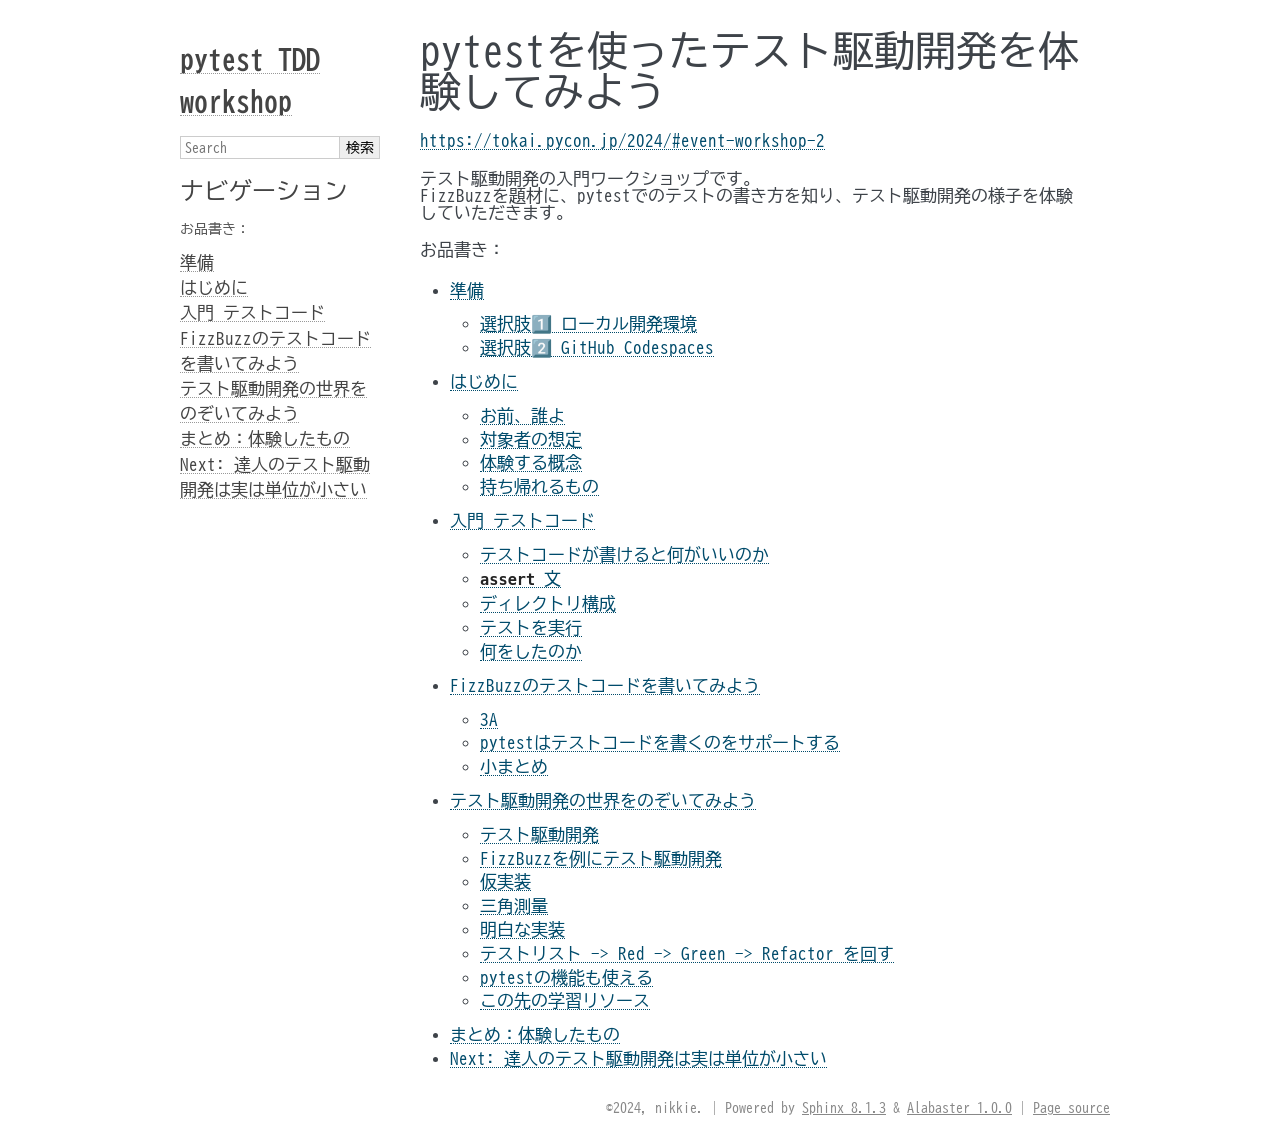
<file: index.html>
<!DOCTYPE html>

<html lang="ja" data-content_root="./">
  <head>
    <meta charset="utf-8" />
    <meta name="viewport" content="width=device-width, initial-scale=1.0" /><meta name="viewport" content="width=device-width, initial-scale=1" />
<meta property="og:title" content="pytestを使ったテスト駆動開発を体験してみよう" />
<meta property="og:type" content="website" />
<meta property="og:url" content="index.html" />
<meta property="og:site_name" content="pytest TDD workshop" />
<meta property="og:description" content="https://tokai.pycon.jp/2024/#event-workshop-2 テスト駆動開発の入門ワークショップです。, FizzBuzzを題材に、pytestでのテストの書き方を知り、テスト駆動開発の様子を体験していただきます。, お品書き：: 準備- 選択肢1️⃣ ローカル開発環境, 選択肢2️⃣ GitHub Codespaces., はじめに- お前、誰よ, 対象者の想..." />
<meta name="description" content="https://tokai.pycon.jp/2024/#event-workshop-2 テスト駆動開発の入門ワークショップです。, FizzBuzzを題材に、pytestでのテストの書き方を知り、テスト駆動開発の様子を体験していただきます。, お品書き：: 準備- 選択肢1️⃣ ローカル開発環境, 選択肢2️⃣ GitHub Codespaces., はじめに- お前、誰よ, 対象者の想..." />

    <title>pytestを使ったテスト駆動開発を体験してみよう &#8212; pytest TDD workshop  ドキュメント</title>
    <link rel="stylesheet" type="text/css" href="_static/pygments.css?v=d1102ebc" />
    <link rel="stylesheet" type="text/css" href="_static/basic.css?v=686e5160" />
    <link rel="stylesheet" type="text/css" href="_static/alabaster.css?v=e39c5761" />
    <link rel="stylesheet" type="text/css" href="_static/copybutton.css?v=76b2166b" />
    <link rel="stylesheet" type="text/css" href="_static/sphinx-design.min.css?v=95c83b7e" />
    <link rel="stylesheet" type="text/css" href="https://fonts.googleapis.com/css2?family=BIZ+UDGothic" />
    <link rel="stylesheet" type="text/css" href="https://cdnjs.cloudflare.com/ajax/libs/font-awesome/6.1.1/css/all.min.css" />
    <script src="_static/documentation_options.js?v=c033477b"></script>
    <script src="_static/doctools.js?v=9bcbadda"></script>
    <script src="_static/sphinx_highlight.js?v=dc90522c"></script>
    <script src="_static/clipboard.min.js?v=a7894cd8"></script>
    <script src="_static/copybutton.js?v=f281be69"></script>
    <script src="_static/translations.js?v=4755f45a"></script>
    <script src="_static/design-tabs.js?v=f930bc37"></script>
    <link rel="index" title="索引" href="genindex.html" />
    <link rel="search" title="検索" href="search.html" />
    <link rel="next" title="準備" href="preparation.html" />
   
  <link rel="stylesheet" href="_static/custom.css" type="text/css" />
  

  
  

  </head><body>
  

    <div class="document">
      <div class="documentwrapper">
        <div class="bodywrapper">
          

          <div class="body" role="main">
            
  <section id="pytest">
<h1>pytestを使ったテスト駆動開発を体験してみよう<a class="headerlink" href="#pytest" title="Link to this heading">¶</a></h1>
<p><a class="reference external" href="https://tokai.pycon.jp/2024/#event-workshop-2" rel="noopener noreferrer" target="_blank">https://tokai.pycon.jp/2024/#event-workshop-2</a></p>
<div class="line-block">
<div class="line">テスト駆動開発の入門ワークショップです。</div>
<div class="line">FizzBuzzを題材に、pytestでのテストの書き方を知り、テスト駆動開発の様子を体験していただきます。</div>
</div>
<div class="toctree-wrapper compound">
<p class="caption" role="heading"><span class="caption-text">お品書き：</span></p>
<ul>
<li class="toctree-l1"><a class="reference internal" href="preparation.html">準備</a><ul>
<li class="toctree-l2"><a class="reference internal" href="preparation.html#id2">選択肢1️⃣ ローカル開発環境</a></li>
<li class="toctree-l2"><a class="reference internal" href="preparation.html#github-codespaces">選択肢2️⃣ GitHub Codespaces</a></li>
</ul>
</li>
<li class="toctree-l1"><a class="reference internal" href="introduction.html">はじめに</a><ul>
<li class="toctree-l2"><a class="reference internal" href="introduction.html#id2">お前、誰よ</a></li>
<li class="toctree-l2"><a class="reference internal" href="introduction.html#id3">対象者の想定</a></li>
<li class="toctree-l2"><a class="reference internal" href="introduction.html#id4">体験する概念</a></li>
<li class="toctree-l2"><a class="reference internal" href="introduction.html#id5">持ち帰れるもの</a></li>
</ul>
</li>
<li class="toctree-l1"><a class="reference internal" href="pytest-first-time.html">入門 テストコード</a><ul>
<li class="toctree-l2"><a class="reference internal" href="pytest-first-time.html#id2">テストコードが書けると何がいいのか</a></li>
<li class="toctree-l2"><a class="reference internal" href="pytest-first-time.html#assert"><code class="docutils literal notranslate"><span class="pre">assert</span></code> 文</a></li>
<li class="toctree-l2"><a class="reference internal" href="pytest-first-time.html#id3">ディレクトリ構成</a></li>
<li class="toctree-l2"><a class="reference internal" href="pytest-first-time.html#id4">テストを実行</a></li>
<li class="toctree-l2"><a class="reference internal" href="pytest-first-time.html#id5">何をしたのか</a></li>
</ul>
</li>
<li class="toctree-l1"><a class="reference internal" href="pytest-fizzbuzz.html">FizzBuzzのテストコードを書いてみよう</a><ul>
<li class="toctree-l2"><a class="reference internal" href="pytest-fizzbuzz.html#a">3A</a></li>
<li class="toctree-l2"><a class="reference internal" href="pytest-fizzbuzz.html#pytest">pytestはテストコードを書くのをサポートする</a></li>
<li class="toctree-l2"><a class="reference internal" href="pytest-fizzbuzz.html#id4">小まとめ</a></li>
</ul>
</li>
<li class="toctree-l1"><a class="reference internal" href="tdd-first-time.html">テスト駆動開発の世界をのぞいてみよう</a><ul>
<li class="toctree-l2"><a class="reference internal" href="tdd-first-time.html#id2">テスト駆動開発</a></li>
<li class="toctree-l2"><a class="reference internal" href="tdd-first-time.html#fizzbuzz">FizzBuzzを例にテスト駆動開発</a></li>
<li class="toctree-l2"><a class="reference internal" href="tdd-first-time.html#id4">仮実装</a></li>
<li class="toctree-l2"><a class="reference internal" href="tdd-first-time.html#id5">三角測量</a></li>
<li class="toctree-l2"><a class="reference internal" href="tdd-first-time.html#id6">明白な実装</a></li>
<li class="toctree-l2"><a class="reference internal" href="tdd-first-time.html#red-green-refactor">テストリスト -&gt; Red -&gt; Green -&gt; Refactor を回す</a></li>
<li class="toctree-l2"><a class="reference internal" href="tdd-first-time.html#pytest">pytestの機能も使える</a></li>
<li class="toctree-l2"><a class="reference internal" href="tdd-first-time.html#id7">この先の学習リソース</a></li>
</ul>
</li>
<li class="toctree-l1"><a class="reference internal" href="tdd-first-time.html#id8">まとめ：体験したもの</a></li>
<li class="toctree-l1"><a class="reference internal" href="tdd-first-time.html#next">Next: 達人のテスト駆動開発は実は単位が小さい</a></li>
</ul>
</div>
</section>


          </div>
          
        </div>
      </div>
      <div class="sphinxsidebar" role="navigation" aria-label="Main">
        <div class="sphinxsidebarwrapper">
<h1 class="logo"><a href="#">pytest TDD workshop</a></h1>









<search id="searchbox" style="display: none" role="search">
    <div class="searchformwrapper">
    <form class="search" action="search.html" method="get">
      <input type="text" name="q" aria-labelledby="searchlabel" autocomplete="off" autocorrect="off" autocapitalize="off" spellcheck="false" placeholder="Search"/>
      <input type="submit" value="検索" />
    </form>
    </div>
</search>
<script>document.getElementById('searchbox').style.display = "block"</script><h3>ナビゲーション</h3>
<p class="caption" role="heading"><span class="caption-text">お品書き：</span></p>
<ul>
<li class="toctree-l1"><a class="reference internal" href="preparation.html">準備</a></li>
<li class="toctree-l1"><a class="reference internal" href="introduction.html">はじめに</a></li>
<li class="toctree-l1"><a class="reference internal" href="pytest-first-time.html">入門 テストコード</a></li>
<li class="toctree-l1"><a class="reference internal" href="pytest-fizzbuzz.html">FizzBuzzのテストコードを書いてみよう</a></li>
<li class="toctree-l1"><a class="reference internal" href="tdd-first-time.html">テスト駆動開発の世界をのぞいてみよう</a></li>
<li class="toctree-l1"><a class="reference internal" href="tdd-first-time.html#id8">まとめ：体験したもの</a></li>
<li class="toctree-l1"><a class="reference internal" href="tdd-first-time.html#next">Next: 達人のテスト駆動開発は実は単位が小さい</a></li>
</ul>

<div class="relations">
<h3>Related Topics</h3>
<ul>
  <li><a href="#">Documentation overview</a><ul>
      <li>Next: <a href="preparation.html" title="次の章へ">準備</a></li>
  </ul></li>
</ul>
</div>








        </div>
      </div>
      <div class="clearer"></div>
    </div>
    <div class="footer">
      &#169;2024, nikkie.
      
      |
      Powered by <a href="https://www.sphinx-doc.org/">Sphinx 8.1.3</a>
      &amp; <a href="https://alabaster.readthedocs.io">Alabaster 1.0.0</a>
      
      |
      <a href="_sources/index.rst.txt"
          rel="nofollow">Page source</a>
    </div>

    

    
  </body>
</html>
</file>
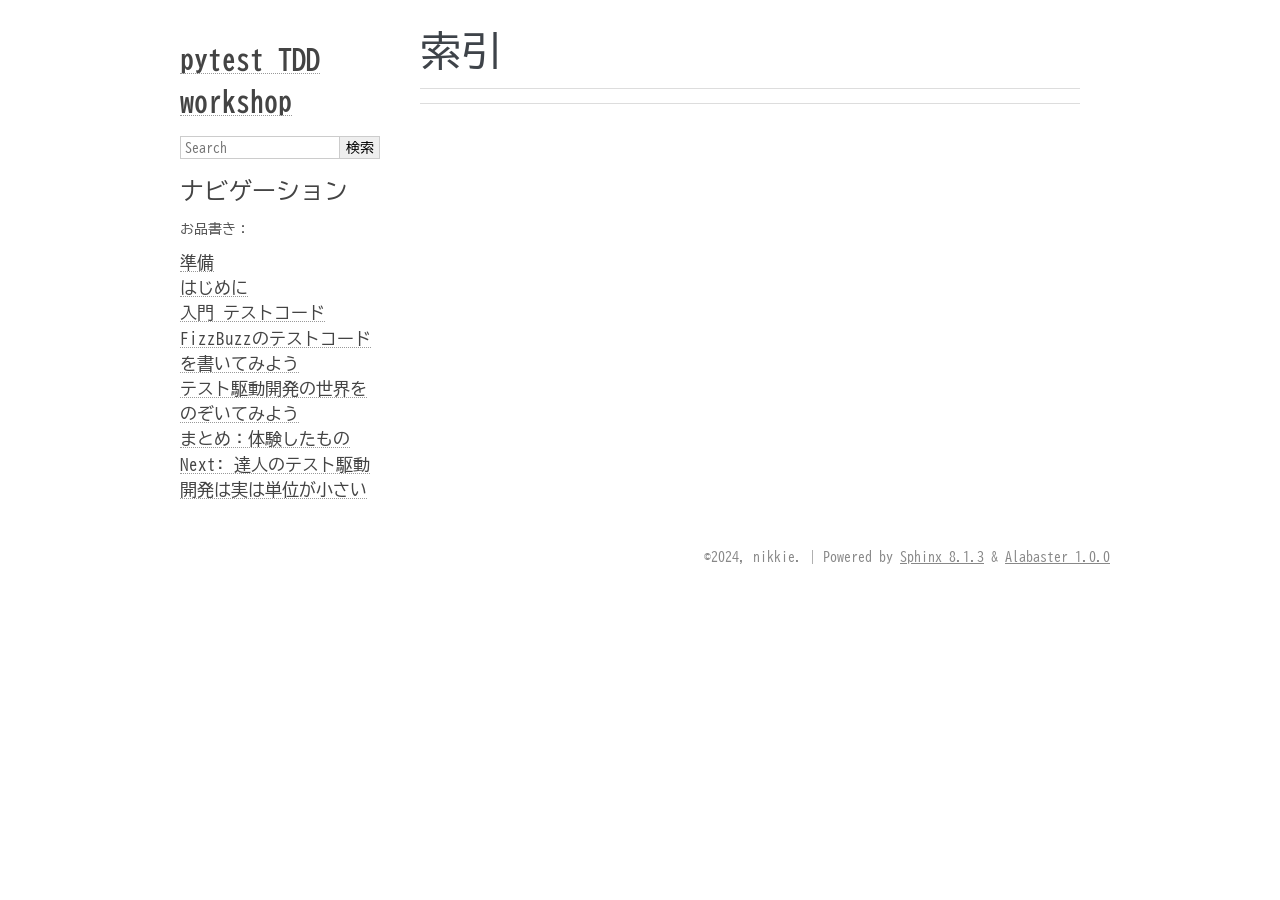
<file: genindex.html>
<!DOCTYPE html>

<html lang="ja" data-content_root="./">
  <head>
    <meta charset="utf-8" />
    <meta name="viewport" content="width=device-width, initial-scale=1.0" />
    <title>索引 &#8212; pytest TDD workshop  ドキュメント</title>
    <link rel="stylesheet" type="text/css" href="_static/pygments.css?v=d1102ebc" />
    <link rel="stylesheet" type="text/css" href="_static/basic.css?v=686e5160" />
    <link rel="stylesheet" type="text/css" href="_static/alabaster.css?v=e39c5761" />
    <link rel="stylesheet" type="text/css" href="_static/copybutton.css?v=76b2166b" />
    <link rel="stylesheet" type="text/css" href="_static/sphinx-design.min.css?v=95c83b7e" />
    <link rel="stylesheet" type="text/css" href="https://fonts.googleapis.com/css2?family=BIZ+UDGothic" />
    <link rel="stylesheet" type="text/css" href="https://cdnjs.cloudflare.com/ajax/libs/font-awesome/6.1.1/css/all.min.css" />
    <script src="_static/documentation_options.js?v=c033477b"></script>
    <script src="_static/doctools.js?v=9bcbadda"></script>
    <script src="_static/sphinx_highlight.js?v=dc90522c"></script>
    <script src="_static/clipboard.min.js?v=a7894cd8"></script>
    <script src="_static/copybutton.js?v=f281be69"></script>
    <script src="_static/translations.js?v=4755f45a"></script>
    <script src="_static/design-tabs.js?v=f930bc37"></script>
    <link rel="index" title="索引" href="#" />
    <link rel="search" title="検索" href="search.html" />
   
  <link rel="stylesheet" href="_static/custom.css" type="text/css" />
  

  
  

  </head><body>
  

    <div class="document">
      <div class="documentwrapper">
        <div class="bodywrapper">
          

          <div class="body" role="main">
            

<h1 id="index">索引</h1>

<div class="genindex-jumpbox">
 
</div>


          </div>
          
        </div>
      </div>
      <div class="sphinxsidebar" role="navigation" aria-label="Main">
        <div class="sphinxsidebarwrapper">
<h1 class="logo"><a href="index.html">pytest TDD workshop</a></h1>









<search id="searchbox" style="display: none" role="search">
    <div class="searchformwrapper">
    <form class="search" action="search.html" method="get">
      <input type="text" name="q" aria-labelledby="searchlabel" autocomplete="off" autocorrect="off" autocapitalize="off" spellcheck="false" placeholder="Search"/>
      <input type="submit" value="検索" />
    </form>
    </div>
</search>
<script>document.getElementById('searchbox').style.display = "block"</script><h3>ナビゲーション</h3>
<p class="caption" role="heading"><span class="caption-text">お品書き：</span></p>
<ul>
<li class="toctree-l1"><a class="reference internal" href="preparation.html">準備</a></li>
<li class="toctree-l1"><a class="reference internal" href="introduction.html">はじめに</a></li>
<li class="toctree-l1"><a class="reference internal" href="pytest-first-time.html">入門 テストコード</a></li>
<li class="toctree-l1"><a class="reference internal" href="pytest-fizzbuzz.html">FizzBuzzのテストコードを書いてみよう</a></li>
<li class="toctree-l1"><a class="reference internal" href="tdd-first-time.html">テスト駆動開発の世界をのぞいてみよう</a></li>
<li class="toctree-l1"><a class="reference internal" href="tdd-first-time.html#id8">まとめ：体験したもの</a></li>
<li class="toctree-l1"><a class="reference internal" href="tdd-first-time.html#next">Next: 達人のテスト駆動開発は実は単位が小さい</a></li>
</ul>

<div class="relations">
<h3>Related Topics</h3>
<ul>
  <li><a href="index.html">Documentation overview</a><ul>
  </ul></li>
</ul>
</div>








        </div>
      </div>
      <div class="clearer"></div>
    </div>
    <div class="footer">
      &#169;2024, nikkie.
      
      |
      Powered by <a href="https://www.sphinx-doc.org/">Sphinx 8.1.3</a>
      &amp; <a href="https://alabaster.readthedocs.io">Alabaster 1.0.0</a>
      
    </div>

    

    
  </body>
</html>
</file>
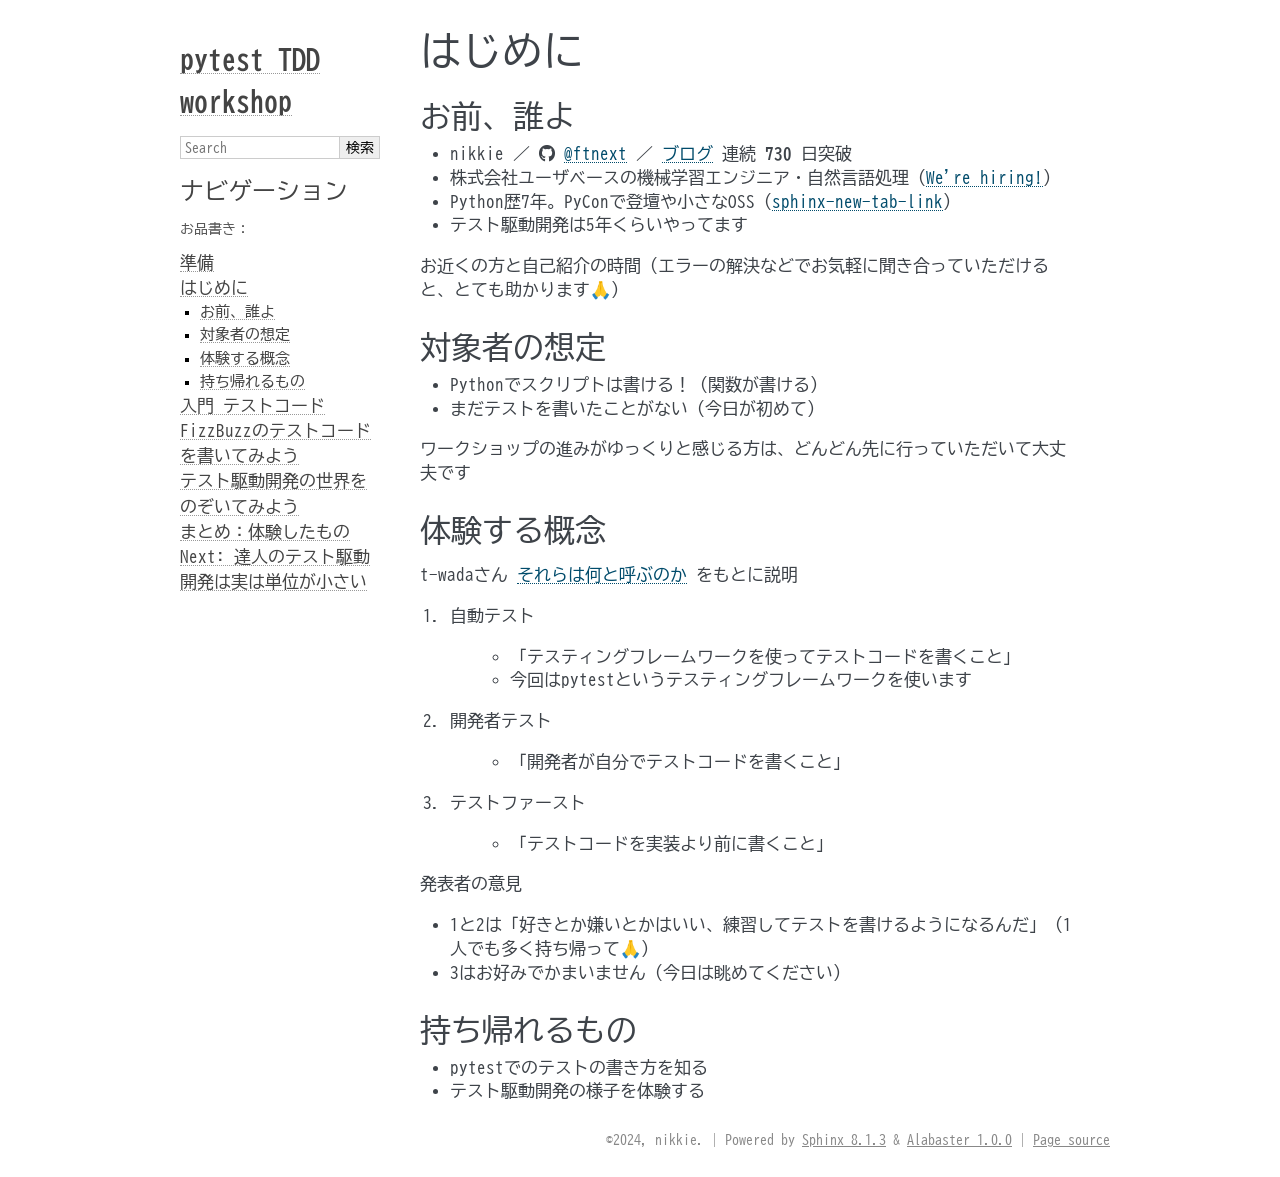
<file: introduction.html>
<!DOCTYPE html>

<html lang="ja" data-content_root="./">
  <head>
    <meta charset="utf-8" />
    <meta name="viewport" content="width=device-width, initial-scale=1.0" /><meta name="viewport" content="width=device-width, initial-scale=1" />
<meta property="og:title" content="はじめに" />
<meta property="og:type" content="website" />
<meta property="og:url" content="introduction.html" />
<meta property="og:site_name" content="pytest TDD workshop" />
<meta property="og:description" content="お前、誰よ: nikkie ／@ftnext ／ ブログ 連続 730 日突破, 株式会社ユーザベースの機械学習エンジニア・自然言語処理（ We're hiring! ）, Python歴7年。PyConで登壇や小さなOSS（ sphinx-new-tab-link ）, テスト駆動開発は5年くらいやってます. お近くの方と自己紹介の時間（エラーの解決などでお気軽に聞き合っていただけると、と..." />
<meta name="description" content="お前、誰よ: nikkie ／@ftnext ／ ブログ 連続 730 日突破, 株式会社ユーザベースの機械学習エンジニア・自然言語処理（ We're hiring! ）, Python歴7年。PyConで登壇や小さなOSS（ sphinx-new-tab-link ）, テスト駆動開発は5年くらいやってます. お近くの方と自己紹介の時間（エラーの解決などでお気軽に聞き合っていただけると、と..." />

    <title>はじめに &#8212; pytest TDD workshop  ドキュメント</title>
    <link rel="stylesheet" type="text/css" href="_static/pygments.css?v=d1102ebc" />
    <link rel="stylesheet" type="text/css" href="_static/basic.css?v=686e5160" />
    <link rel="stylesheet" type="text/css" href="_static/alabaster.css?v=e39c5761" />
    <link rel="stylesheet" type="text/css" href="_static/copybutton.css?v=76b2166b" />
    <link rel="stylesheet" type="text/css" href="_static/sphinx-design.min.css?v=95c83b7e" />
    <link rel="stylesheet" type="text/css" href="https://fonts.googleapis.com/css2?family=BIZ+UDGothic" />
    <link rel="stylesheet" type="text/css" href="https://cdnjs.cloudflare.com/ajax/libs/font-awesome/6.1.1/css/all.min.css" />
    <script src="_static/documentation_options.js?v=c033477b"></script>
    <script src="_static/doctools.js?v=9bcbadda"></script>
    <script src="_static/sphinx_highlight.js?v=dc90522c"></script>
    <script src="_static/clipboard.min.js?v=a7894cd8"></script>
    <script src="_static/copybutton.js?v=f281be69"></script>
    <script src="_static/translations.js?v=4755f45a"></script>
    <script src="_static/design-tabs.js?v=f930bc37"></script>
    <link rel="index" title="索引" href="genindex.html" />
    <link rel="search" title="検索" href="search.html" />
    <link rel="next" title="入門 テストコード" href="pytest-first-time.html" />
    <link rel="prev" title="準備" href="preparation.html" />
   
  <link rel="stylesheet" href="_static/custom.css" type="text/css" />
  

  
  

  </head><body>
  

    <div class="document">
      <div class="documentwrapper">
        <div class="bodywrapper">
          

          <div class="body" role="main">
            
  <section id="id1">
<h1>はじめに<a class="headerlink" href="#id1" title="Link to this heading">¶</a></h1>
<section id="id2">
<h2>お前、誰よ<a class="headerlink" href="#id2" title="Link to this heading">¶</a></h2>
<ul class="simple">
<li><p>nikkie ／ <span class="fab fa-github"></span> <a class="reference external" href="https://github.com/ftnext" rel="noopener noreferrer" target="_blank">&#64;ftnext</a> ／ <a class="reference external" href="https://nikkie-ftnext.hatenablog.com/" rel="noopener noreferrer" target="_blank">ブログ</a> 連続 <strong>730</strong> 日突破</p></li>
<li><p>株式会社ユーザベースの機械学習エンジニア・自然言語処理（<a class="reference external" href="https://hrmos.co/pages/uzabase/jobs/1829077236709650481" rel="noopener noreferrer" target="_blank">We're hiring!</a>）</p></li>
<li><p>Python歴7年。PyConで登壇や小さなOSS（<a class="reference external" href="https://github.com/ftnext/sphinx-new-tab-link" rel="noopener noreferrer" target="_blank">sphinx-new-tab-link</a>）</p></li>
<li><p>テスト駆動開発は5年くらいやってます</p></li>
</ul>
<p>お近くの方と自己紹介の時間（エラーの解決などでお気軽に聞き合っていただけると、とても助かります🙏）</p>
</section>
<section id="id3">
<h2>対象者の想定<a class="headerlink" href="#id3" title="Link to this heading">¶</a></h2>
<ul class="simple">
<li><p>Pythonでスクリプトは書ける！（関数が書ける）</p></li>
<li><p>まだテストを書いたことがない（今日が初めて）</p></li>
</ul>
<p>ワークショップの進みがゆっくりと感じる方は、どんどん先に行っていただいて大丈夫です</p>
</section>
<section id="id4">
<h2>体験する概念<a class="headerlink" href="#id4" title="Link to this heading">¶</a></h2>
<p>t-wadaさん <a class="reference external" href="https://t-wada.hatenablog.jp/entry/canon-tdd-by-kent-beck#%E3%81%9D%E3%82%8C%E3%82%89%E3%81%AF%E4%BD%95%E3%81%A8%E5%91%BC%E3%81%B6%E3%81%AE%E3%81%8B" rel="noopener noreferrer" target="_blank">それらは何と呼ぶのか</a> をもとに説明</p>
<ol class="arabic">
<li><p>自動テスト</p>
<blockquote>
<div><ul class="simple">
<li><p>「テスティングフレームワークを使ってテストコードを書くこと」</p></li>
<li><p>今回はpytestというテスティングフレームワークを使います</p></li>
</ul>
</div></blockquote>
</li>
<li><p>開発者テスト</p>
<blockquote>
<div><ul class="simple">
<li><p>「開発者が自分でテストコードを書くこと」</p></li>
</ul>
</div></blockquote>
</li>
<li><p>テストファースト</p>
<blockquote>
<div><ul class="simple">
<li><p>「テストコードを実装より前に書くこと」</p></li>
</ul>
</div></blockquote>
</li>
</ol>
<p>発表者の意見</p>
<ul class="simple">
<li><p>1と2は「好きとか嫌いとかはいい、練習してテストを書けるようになるんだ」（1人でも多く持ち帰って🙏）</p></li>
<li><p>3はお好みでかまいません（今日は眺めてください）</p></li>
</ul>
</section>
<section id="id5">
<h2>持ち帰れるもの<a class="headerlink" href="#id5" title="Link to this heading">¶</a></h2>
<ul class="simple">
<li><p>pytestでのテストの書き方を知る</p></li>
<li><p>テスト駆動開発の様子を体験する</p></li>
</ul>
</section>
</section>


          </div>
          
        </div>
      </div>
      <div class="sphinxsidebar" role="navigation" aria-label="Main">
        <div class="sphinxsidebarwrapper">
<h1 class="logo"><a href="index.html">pytest TDD workshop</a></h1>









<search id="searchbox" style="display: none" role="search">
    <div class="searchformwrapper">
    <form class="search" action="search.html" method="get">
      <input type="text" name="q" aria-labelledby="searchlabel" autocomplete="off" autocorrect="off" autocapitalize="off" spellcheck="false" placeholder="Search"/>
      <input type="submit" value="検索" />
    </form>
    </div>
</search>
<script>document.getElementById('searchbox').style.display = "block"</script><h3>ナビゲーション</h3>
<p class="caption" role="heading"><span class="caption-text">お品書き：</span></p>
<ul class="current">
<li class="toctree-l1"><a class="reference internal" href="preparation.html">準備</a></li>
<li class="toctree-l1 current"><a class="current reference internal" href="#">はじめに</a><ul>
<li class="toctree-l2"><a class="reference internal" href="#id2">お前、誰よ</a></li>
<li class="toctree-l2"><a class="reference internal" href="#id3">対象者の想定</a></li>
<li class="toctree-l2"><a class="reference internal" href="#id4">体験する概念</a></li>
<li class="toctree-l2"><a class="reference internal" href="#id5">持ち帰れるもの</a></li>
</ul>
</li>
<li class="toctree-l1"><a class="reference internal" href="pytest-first-time.html">入門 テストコード</a></li>
<li class="toctree-l1"><a class="reference internal" href="pytest-fizzbuzz.html">FizzBuzzのテストコードを書いてみよう</a></li>
<li class="toctree-l1"><a class="reference internal" href="tdd-first-time.html">テスト駆動開発の世界をのぞいてみよう</a></li>
<li class="toctree-l1"><a class="reference internal" href="tdd-first-time.html#id8">まとめ：体験したもの</a></li>
<li class="toctree-l1"><a class="reference internal" href="tdd-first-time.html#next">Next: 達人のテスト駆動開発は実は単位が小さい</a></li>
</ul>

<div class="relations">
<h3>Related Topics</h3>
<ul>
  <li><a href="index.html">Documentation overview</a><ul>
      <li>Previous: <a href="preparation.html" title="前の章へ">準備</a></li>
      <li>Next: <a href="pytest-first-time.html" title="次の章へ">入門 テストコード</a></li>
  </ul></li>
</ul>
</div>








        </div>
      </div>
      <div class="clearer"></div>
    </div>
    <div class="footer">
      &#169;2024, nikkie.
      
      |
      Powered by <a href="https://www.sphinx-doc.org/">Sphinx 8.1.3</a>
      &amp; <a href="https://alabaster.readthedocs.io">Alabaster 1.0.0</a>
      
      |
      <a href="_sources/introduction.rst.txt"
          rel="nofollow">Page source</a>
    </div>

    

    
  </body>
</html>
</file>
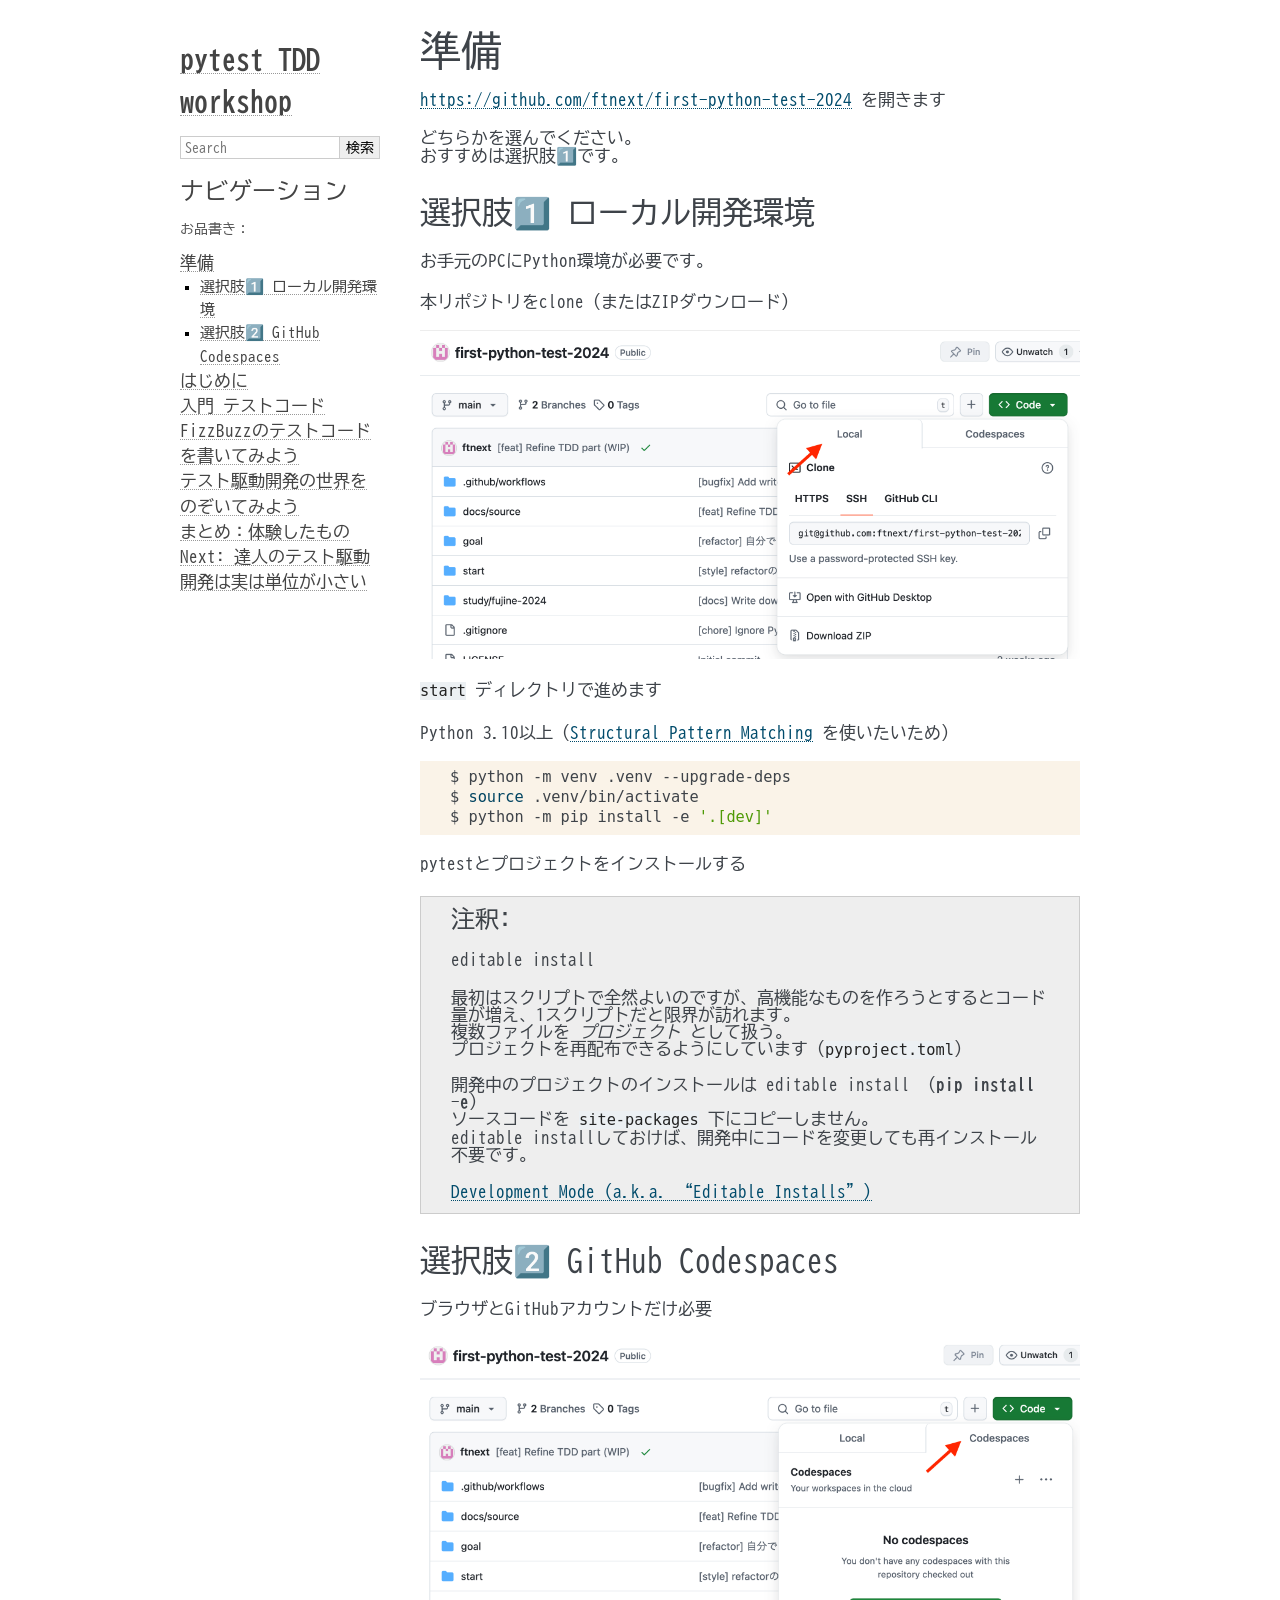
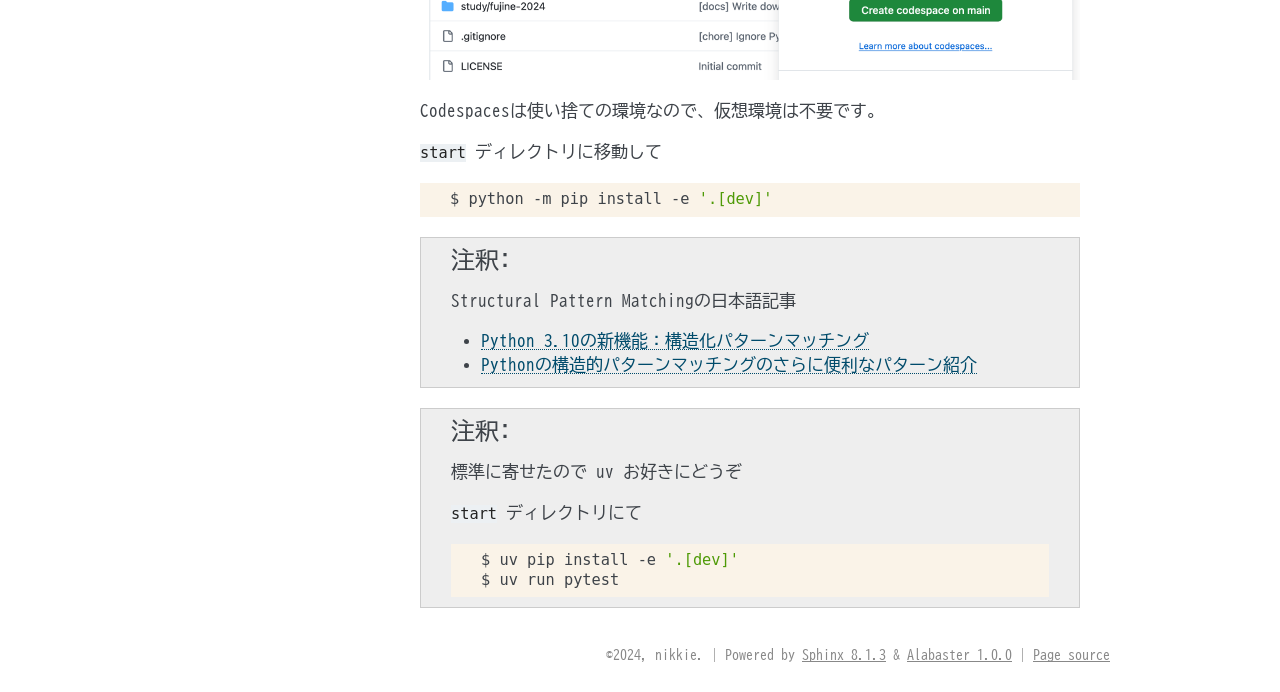
<file: preparation.html>
<!DOCTYPE html>

<html lang="ja" data-content_root="./">
  <head>
    <meta charset="utf-8" />
    <meta name="viewport" content="width=device-width, initial-scale=1.0" /><meta name="viewport" content="width=device-width, initial-scale=1" />
<meta property="og:title" content="準備" />
<meta property="og:type" content="website" />
<meta property="og:url" content="preparation.html" />
<meta property="og:site_name" content="pytest TDD workshop" />
<meta property="og:description" content="https://github.com/ftnext/first-python-test-2024 を開きます どちらかを選んでください。, おすすめは選択肢1️⃣です。, 選択肢1️⃣ ローカル開発環境: お手元のPCにPython環境が必要です。 本リポジトリをclone（またはZIPダウンロード） start ディレクトリで進めます Python 3.10以上（ Structural P..." />
<meta name="description" content="https://github.com/ftnext/first-python-test-2024 を開きます どちらかを選んでください。, おすすめは選択肢1️⃣です。, 選択肢1️⃣ ローカル開発環境: お手元のPCにPython環境が必要です。 本リポジトリをclone（またはZIPダウンロード） start ディレクトリで進めます Python 3.10以上（ Structural P..." />

    <title>準備 &#8212; pytest TDD workshop  ドキュメント</title>
    <link rel="stylesheet" type="text/css" href="_static/pygments.css?v=d1102ebc" />
    <link rel="stylesheet" type="text/css" href="_static/basic.css?v=686e5160" />
    <link rel="stylesheet" type="text/css" href="_static/alabaster.css?v=e39c5761" />
    <link rel="stylesheet" type="text/css" href="_static/copybutton.css?v=76b2166b" />
    <link rel="stylesheet" type="text/css" href="_static/sphinx-design.min.css?v=95c83b7e" />
    <link rel="stylesheet" type="text/css" href="https://fonts.googleapis.com/css2?family=BIZ+UDGothic" />
    <link rel="stylesheet" type="text/css" href="https://cdnjs.cloudflare.com/ajax/libs/font-awesome/6.1.1/css/all.min.css" />
    <script src="_static/documentation_options.js?v=c033477b"></script>
    <script src="_static/doctools.js?v=9bcbadda"></script>
    <script src="_static/sphinx_highlight.js?v=dc90522c"></script>
    <script src="_static/clipboard.min.js?v=a7894cd8"></script>
    <script src="_static/copybutton.js?v=f281be69"></script>
    <script src="_static/translations.js?v=4755f45a"></script>
    <script src="_static/design-tabs.js?v=f930bc37"></script>
    <link rel="index" title="索引" href="genindex.html" />
    <link rel="search" title="検索" href="search.html" />
    <link rel="next" title="はじめに" href="introduction.html" />
    <link rel="prev" title="pytestを使ったテスト駆動開発を体験してみよう" href="index.html" />
   
  <link rel="stylesheet" href="_static/custom.css" type="text/css" />
  

  
  

  </head><body>
  

    <div class="document">
      <div class="documentwrapper">
        <div class="bodywrapper">
          

          <div class="body" role="main">
            
  <section id="id1">
<h1>準備<a class="headerlink" href="#id1" title="Link to this heading">¶</a></h1>
<p><a class="reference external" href="https://github.com/ftnext/first-python-test-2024" rel="noopener noreferrer" target="_blank">https://github.com/ftnext/first-python-test-2024</a> を開きます</p>
<div class="line-block">
<div class="line">どちらかを選んでください。</div>
<div class="line">おすすめは選択肢1️⃣です。</div>
</div>
<section id="id2">
<h2>選択肢1️⃣ ローカル開発環境<a class="headerlink" href="#id2" title="Link to this heading">¶</a></h2>
<p>お手元のPCにPython環境が必要です。</p>
<p>本リポジトリをclone（またはZIPダウンロード）</p>
<img alt="_images/local.png" src="_images/local.png" />
<p><code class="file docutils literal notranslate"><span class="pre">start</span></code> ディレクトリで進めます</p>
<p>Python 3.10以上（<a class="reference external" href="https://docs.python.org/ja/3.13/whatsnew/3.10.html#pep-634-structural-pattern-matching" rel="noopener noreferrer" target="_blank">Structural Pattern Matching</a> を使いたいため）</p>
<div class="highlight-shell notranslate"><div class="highlight"><pre><span></span>$<span class="w"> </span>python<span class="w"> </span>-m<span class="w"> </span>venv<span class="w"> </span>.venv<span class="w"> </span>--upgrade-deps
$<span class="w"> </span><span class="nb">source</span><span class="w"> </span>.venv/bin/activate
$<span class="w"> </span>python<span class="w"> </span>-m<span class="w"> </span>pip<span class="w"> </span>install<span class="w"> </span>-e<span class="w"> </span><span class="s1">&#39;.[dev]&#39;</span>
</pre></div>
</div>
<p>pytestとプロジェクトをインストールする</p>
<div class="admonition note">
<p class="admonition-title">注釈</p>
<p>editable install</p>
<div class="line-block">
<div class="line">最初はスクリプトで全然よいのですが、高機能なものを作ろうとするとコード量が増え、1スクリプトだと限界が訪れます。</div>
<div class="line">複数ファイルを <em>プロジェクト</em> として扱う。</div>
<div class="line">プロジェクトを再配布できるようにしています（<code class="file docutils literal notranslate"><span class="pre">pyproject.toml</span></code>）</div>
</div>
<div class="line-block">
<div class="line">開発中のプロジェクトのインストールは editable install （<strong class="command">pip install -e</strong>）</div>
<div class="line">ソースコードを <code class="file docutils literal notranslate"><span class="pre">site-packages</span></code> 下にコピーしません。</div>
<div class="line">editable installしておけば、開発中にコードを変更しても再インストール不要です。</div>
</div>
<p><a class="reference external" href="https://setuptools.pypa.io/en/stable/userguide/development_mode.html" rel="noopener noreferrer" target="_blank">Development Mode (a.k.a. “Editable Installs”)</a></p>
</div>
</section>
<section id="github-codespaces">
<h2>選択肢2️⃣ GitHub Codespaces<a class="headerlink" href="#github-codespaces" title="Link to this heading">¶</a></h2>
<p>ブラウザとGitHubアカウントだけ必要</p>
<img alt="_images/codespaces.png" src="_images/codespaces.png" />
<p>Codespacesは使い捨ての環境なので、仮想環境は不要です。</p>
<p><code class="file docutils literal notranslate"><span class="pre">start</span></code> ディレクトリに移動して</p>
<div class="highlight-shell notranslate"><div class="highlight"><pre><span></span>$<span class="w"> </span>python<span class="w"> </span>-m<span class="w"> </span>pip<span class="w"> </span>install<span class="w"> </span>-e<span class="w"> </span><span class="s1">&#39;.[dev]&#39;</span>
</pre></div>
</div>
<div class="admonition note">
<p class="admonition-title">注釈</p>
<p>Structural Pattern Matchingの日本語記事</p>
<ul class="simple">
<li><p><a class="reference external" href="https://gihyo.jp/article/2022/07/monthly-python-2207" rel="noopener noreferrer" target="_blank">Python 3.10の新機能：構造化パターンマッチング</a></p></li>
<li><p><a class="reference external" href="https://gihyo.jp/article/2024/01/monthly-python-2401" rel="noopener noreferrer" target="_blank">Pythonの構造的パターンマッチングのさらに便利なパターン紹介</a></p></li>
</ul>
</div>
<div class="admonition note">
<p class="admonition-title">注釈</p>
<p>標準に寄せたので uv お好きにどうぞ</p>
<p><code class="file docutils literal notranslate"><span class="pre">start</span></code> ディレクトリにて</p>
<div class="highlight-shell notranslate"><div class="highlight"><pre><span></span>$<span class="w"> </span>uv<span class="w"> </span>pip<span class="w"> </span>install<span class="w"> </span>-e<span class="w"> </span><span class="s1">&#39;.[dev]&#39;</span>
$<span class="w"> </span>uv<span class="w"> </span>run<span class="w"> </span>pytest
</pre></div>
</div>
</div>
</section>
</section>


          </div>
          
        </div>
      </div>
      <div class="sphinxsidebar" role="navigation" aria-label="Main">
        <div class="sphinxsidebarwrapper">
<h1 class="logo"><a href="index.html">pytest TDD workshop</a></h1>









<search id="searchbox" style="display: none" role="search">
    <div class="searchformwrapper">
    <form class="search" action="search.html" method="get">
      <input type="text" name="q" aria-labelledby="searchlabel" autocomplete="off" autocorrect="off" autocapitalize="off" spellcheck="false" placeholder="Search"/>
      <input type="submit" value="検索" />
    </form>
    </div>
</search>
<script>document.getElementById('searchbox').style.display = "block"</script><h3>ナビゲーション</h3>
<p class="caption" role="heading"><span class="caption-text">お品書き：</span></p>
<ul class="current">
<li class="toctree-l1 current"><a class="current reference internal" href="#">準備</a><ul>
<li class="toctree-l2"><a class="reference internal" href="#id2">選択肢1️⃣ ローカル開発環境</a></li>
<li class="toctree-l2"><a class="reference internal" href="#github-codespaces">選択肢2️⃣ GitHub Codespaces</a></li>
</ul>
</li>
<li class="toctree-l1"><a class="reference internal" href="introduction.html">はじめに</a></li>
<li class="toctree-l1"><a class="reference internal" href="pytest-first-time.html">入門 テストコード</a></li>
<li class="toctree-l1"><a class="reference internal" href="pytest-fizzbuzz.html">FizzBuzzのテストコードを書いてみよう</a></li>
<li class="toctree-l1"><a class="reference internal" href="tdd-first-time.html">テスト駆動開発の世界をのぞいてみよう</a></li>
<li class="toctree-l1"><a class="reference internal" href="tdd-first-time.html#id8">まとめ：体験したもの</a></li>
<li class="toctree-l1"><a class="reference internal" href="tdd-first-time.html#next">Next: 達人のテスト駆動開発は実は単位が小さい</a></li>
</ul>

<div class="relations">
<h3>Related Topics</h3>
<ul>
  <li><a href="index.html">Documentation overview</a><ul>
      <li>Previous: <a href="index.html" title="前の章へ">pytestを使ったテスト駆動開発を体験してみよう</a></li>
      <li>Next: <a href="introduction.html" title="次の章へ">はじめに</a></li>
  </ul></li>
</ul>
</div>








        </div>
      </div>
      <div class="clearer"></div>
    </div>
    <div class="footer">
      &#169;2024, nikkie.
      
      |
      Powered by <a href="https://www.sphinx-doc.org/">Sphinx 8.1.3</a>
      &amp; <a href="https://alabaster.readthedocs.io">Alabaster 1.0.0</a>
      
      |
      <a href="_sources/preparation.rst.txt"
          rel="nofollow">Page source</a>
    </div>

    

    
  </body>
</html>
</file>
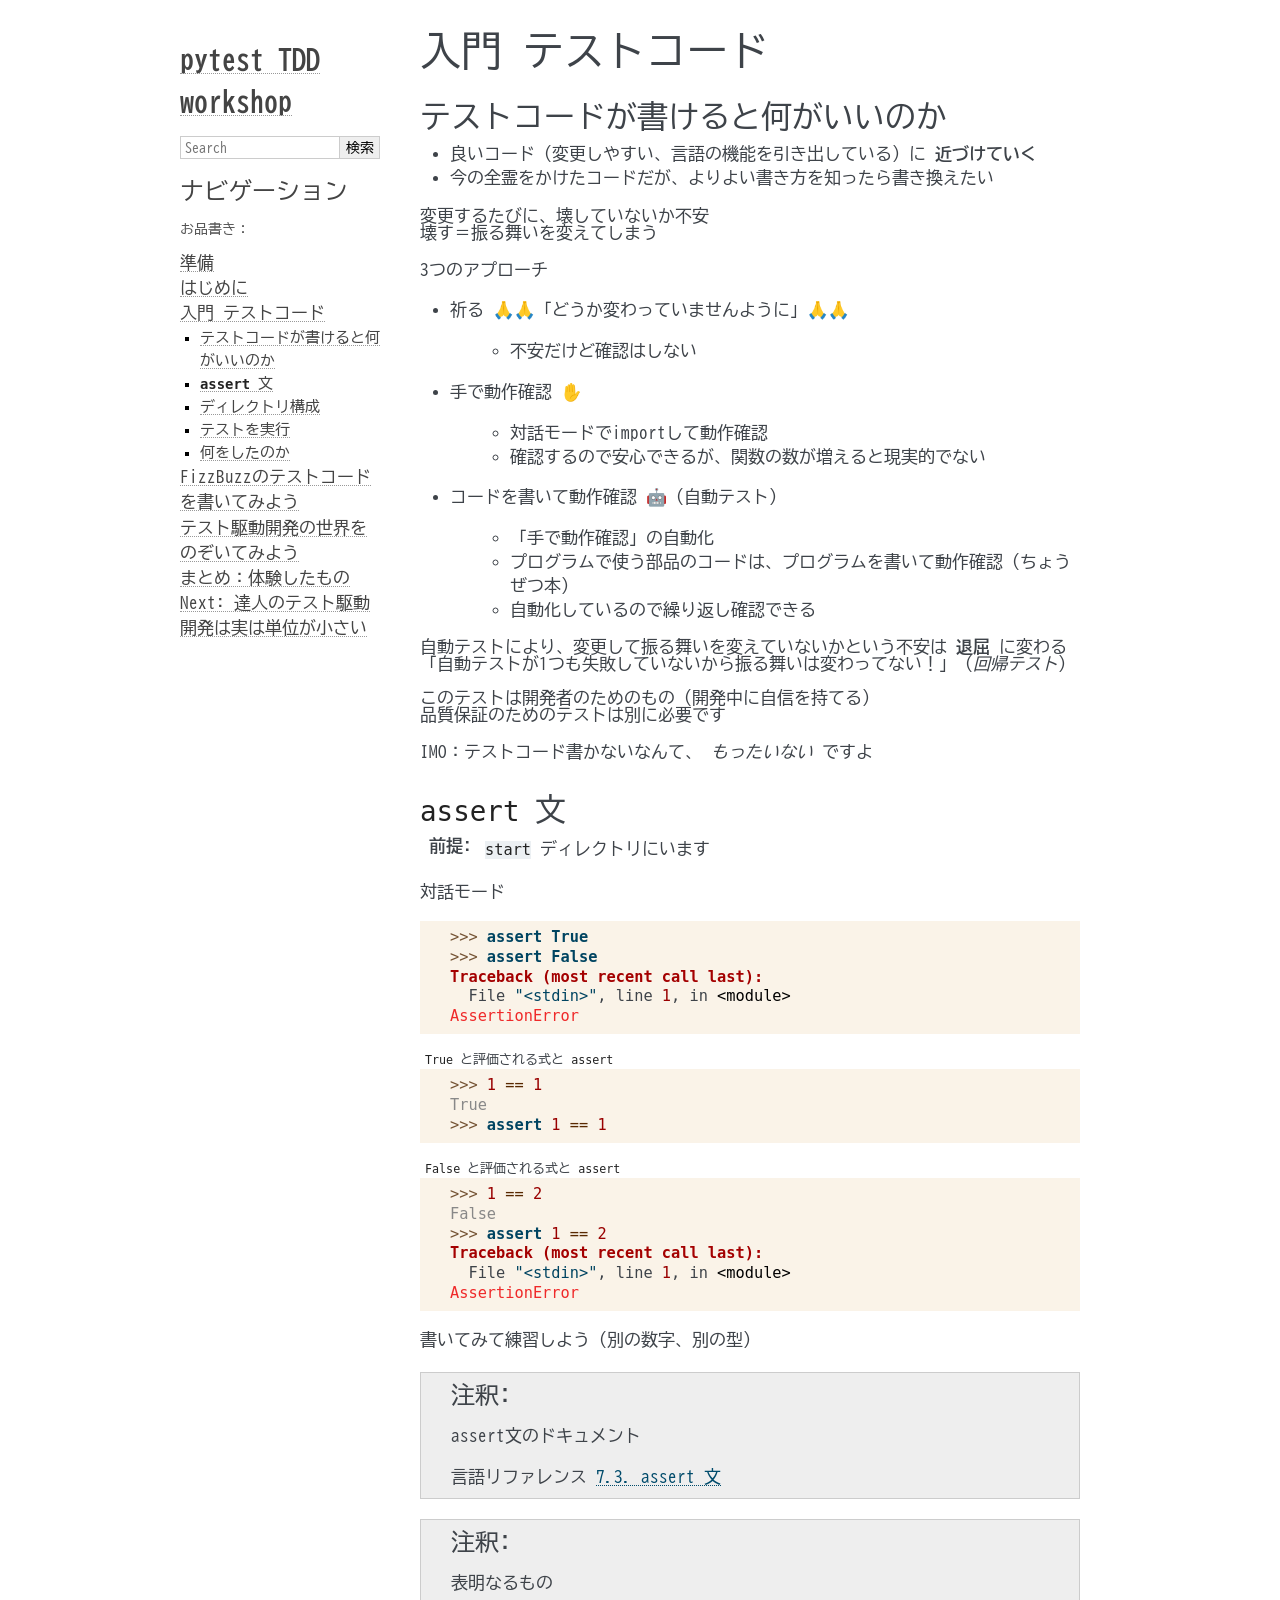
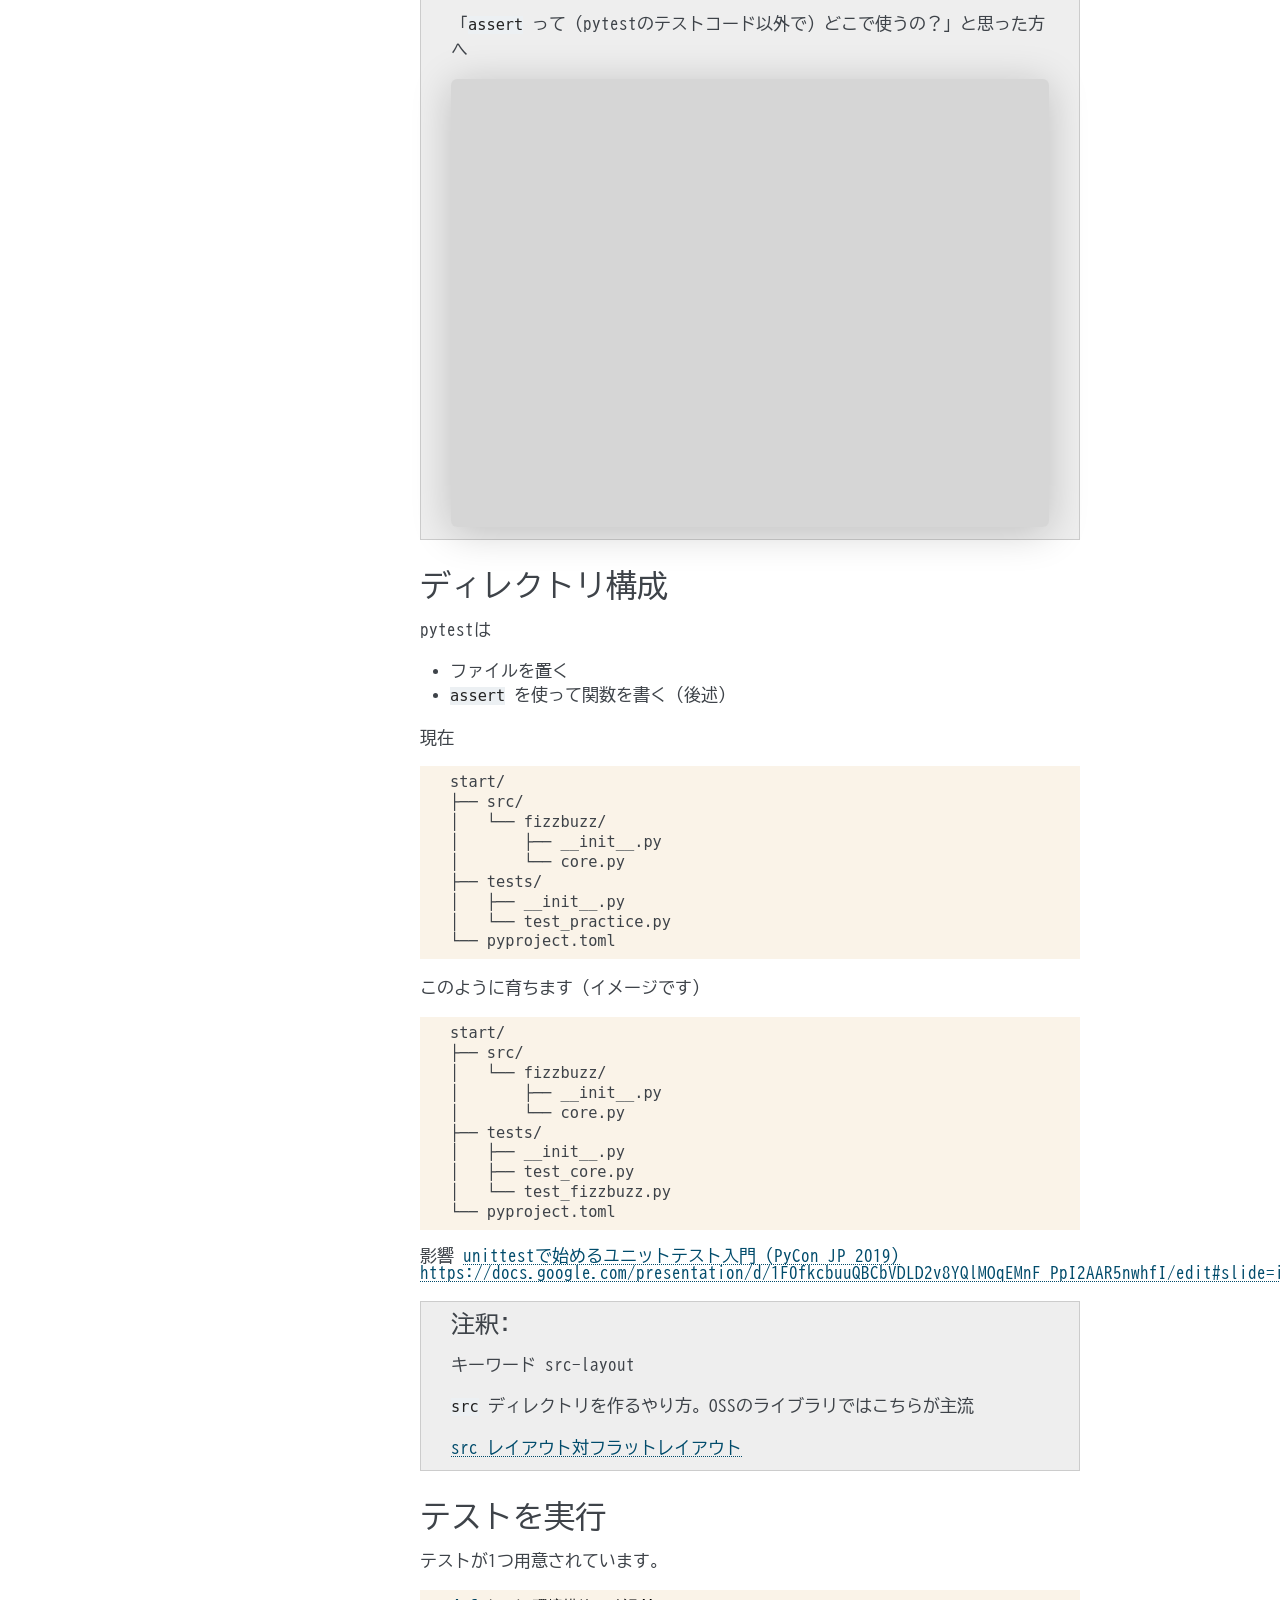
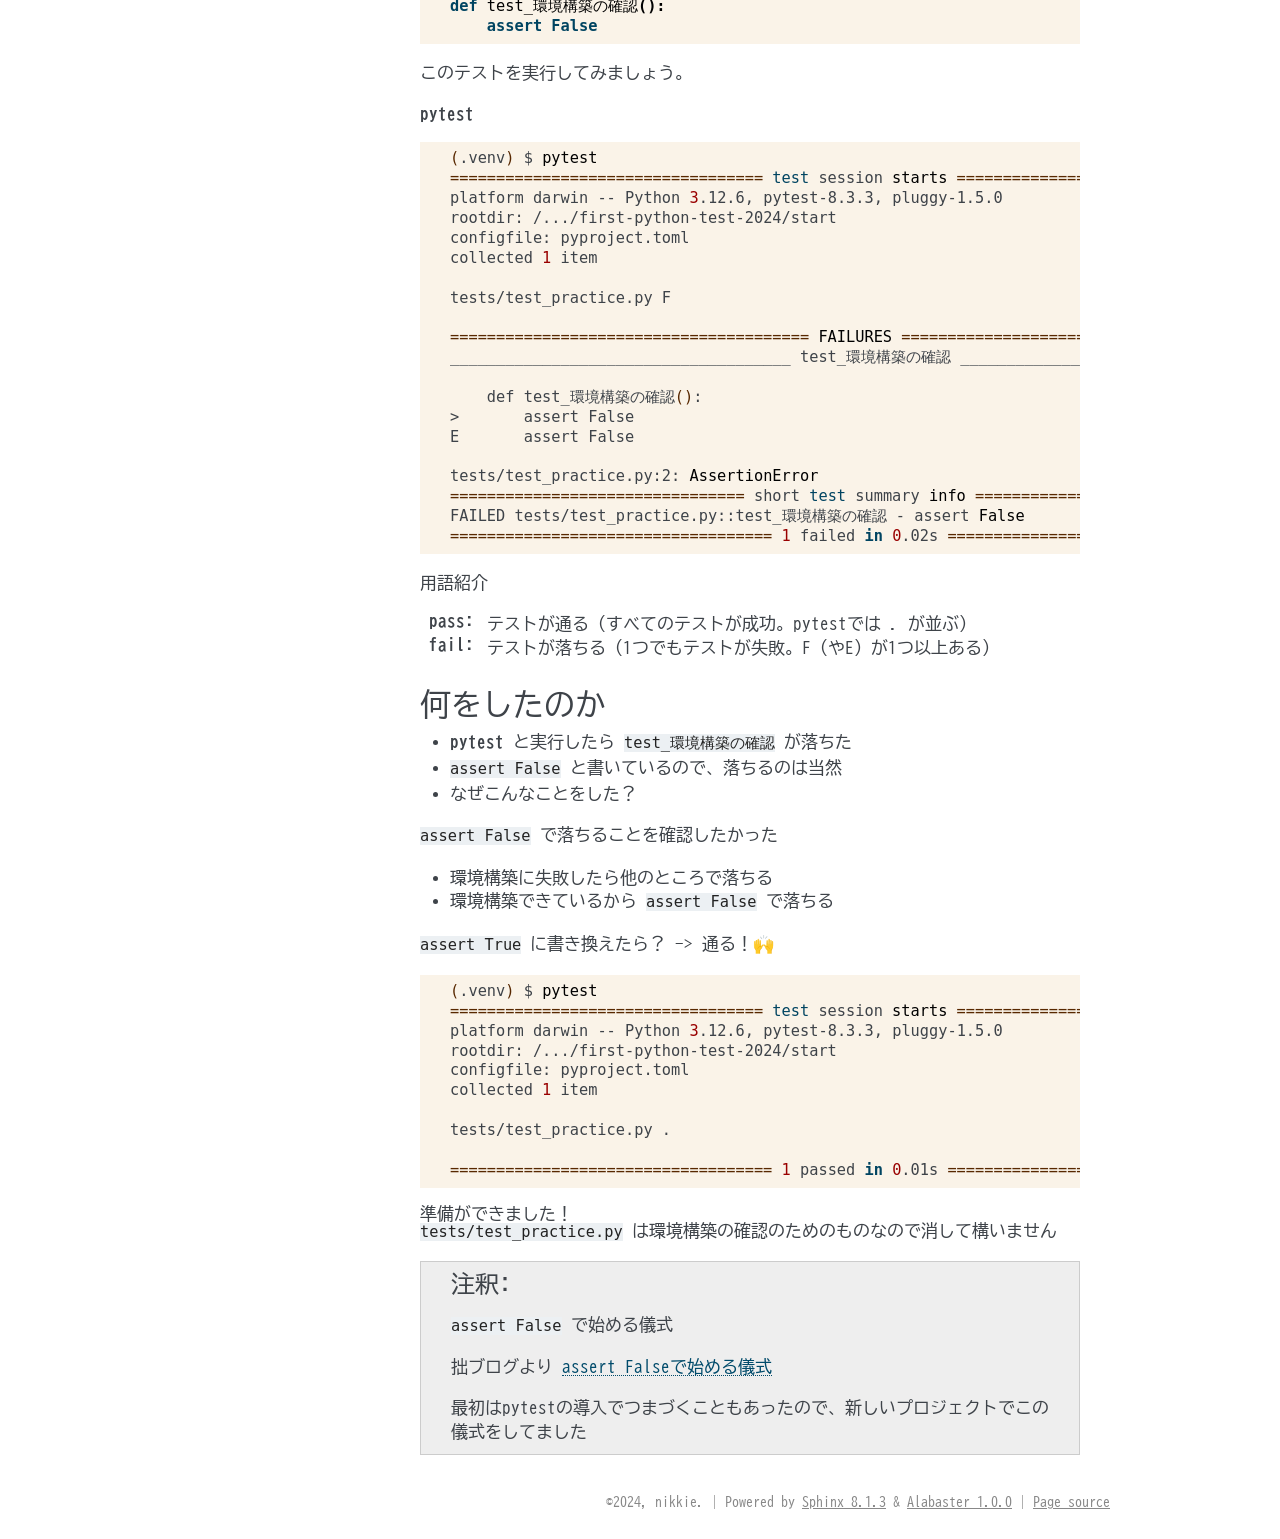
<file: pytest-first-time.html>
<!DOCTYPE html>

<html lang="ja" data-content_root="./">
  <head>
    <meta charset="utf-8" />
    <meta name="viewport" content="width=device-width, initial-scale=1.0" /><meta name="viewport" content="width=device-width, initial-scale=1" />
<meta property="og:title" content="入門 テストコード" />
<meta property="og:type" content="website" />
<meta property="og:url" content="pytest-first-time.html" />
<meta property="og:site_name" content="pytest TDD workshop" />
<meta property="og:description" content="テストコードが書けると何がいいのか: 良いコード（変更しやすい、言語の機能を引き出している）に 近づけていく, 今の全霊をかけたコードだが、よりよい書き方を知ったら書き換えたい. 変更するたびに、壊していないか不安, 壊す＝振る舞いを変えてしまう, 3つのアプローチ 祈る 🙏🙏「どうか変わっていませんように」🙏🙏- 不安だけど確認はしない., 手で動作確認 ✋- 対話モードでimportして..." />
<meta name="description" content="テストコードが書けると何がいいのか: 良いコード（変更しやすい、言語の機能を引き出している）に 近づけていく, 今の全霊をかけたコードだが、よりよい書き方を知ったら書き換えたい. 変更するたびに、壊していないか不安, 壊す＝振る舞いを変えてしまう, 3つのアプローチ 祈る 🙏🙏「どうか変わっていませんように」🙏🙏- 不安だけど確認はしない., 手で動作確認 ✋- 対話モードでimportして..." />

    <title>入門 テストコード &#8212; pytest TDD workshop  ドキュメント</title>
    <link rel="stylesheet" type="text/css" href="_static/pygments.css?v=d1102ebc" />
    <link rel="stylesheet" type="text/css" href="_static/basic.css?v=686e5160" />
    <link rel="stylesheet" type="text/css" href="_static/alabaster.css?v=e39c5761" />
    <link rel="stylesheet" type="text/css" href="_static/copybutton.css?v=76b2166b" />
    <link rel="stylesheet" type="text/css" href="_static/sphinx-design.min.css?v=95c83b7e" />
    <link rel="stylesheet" type="text/css" href="https://fonts.googleapis.com/css2?family=BIZ+UDGothic" />
    <link rel="stylesheet" type="text/css" href="https://cdnjs.cloudflare.com/ajax/libs/font-awesome/6.1.1/css/all.min.css" />
    <script src="_static/documentation_options.js?v=c033477b"></script>
    <script src="_static/doctools.js?v=9bcbadda"></script>
    <script src="_static/sphinx_highlight.js?v=dc90522c"></script>
    <script src="_static/clipboard.min.js?v=a7894cd8"></script>
    <script src="_static/copybutton.js?v=f281be69"></script>
    <script src="_static/translations.js?v=4755f45a"></script>
    <script src="_static/design-tabs.js?v=f930bc37"></script>
    <link rel="index" title="索引" href="genindex.html" />
    <link rel="search" title="検索" href="search.html" />
    <link rel="next" title="FizzBuzzのテストコードを書いてみよう" href="pytest-fizzbuzz.html" />
    <link rel="prev" title="はじめに" href="introduction.html" />
   
  <link rel="stylesheet" href="_static/custom.css" type="text/css" />
  

  
  

  </head><body>
  

    <div class="document">
      <div class="documentwrapper">
        <div class="bodywrapper">
          

          <div class="body" role="main">
            
  <section id="id1">
<h1>入門 テストコード<a class="headerlink" href="#id1" title="Link to this heading">¶</a></h1>
<section id="id2">
<h2>テストコードが書けると何がいいのか<a class="headerlink" href="#id2" title="Link to this heading">¶</a></h2>
<ul class="simple">
<li><p>良いコード（変更しやすい、言語の機能を引き出している）に <strong>近づけていく</strong></p></li>
<li><p>今の全霊をかけたコードだが、よりよい書き方を知ったら書き換えたい</p></li>
</ul>
<div class="line-block">
<div class="line">変更するたびに、壊していないか不安</div>
<div class="line">壊す＝振る舞いを変えてしまう</div>
</div>
<p>3つのアプローチ</p>
<ul>
<li><p>祈る 🙏🙏「どうか変わっていませんように」🙏🙏</p>
<blockquote>
<div><ul class="simple">
<li><p>不安だけど確認はしない</p></li>
</ul>
</div></blockquote>
</li>
<li><p>手で動作確認 ✋</p>
<blockquote>
<div><ul class="simple">
<li><p>対話モードでimportして動作確認</p></li>
<li><p>確認するので安心できるが、関数の数が増えると現実的でない</p></li>
</ul>
</div></blockquote>
</li>
<li><p>コードを書いて動作確認 🤖（自動テスト）</p>
<blockquote>
<div><ul class="simple">
<li><p>「手で動作確認」の自動化</p></li>
<li><p>プログラムで使う部品のコードは、プログラムを書いて動作確認（ちょうぜつ本）</p></li>
<li><p>自動化しているので繰り返し確認できる</p></li>
</ul>
</div></blockquote>
</li>
</ul>
<div class="line-block">
<div class="line">自動テストにより、変更して振る舞いを変えていないかという不安は <strong>退屈</strong> に変わる</div>
<div class="line">「自動テストが1つも失敗していないから振る舞いは変わってない！」（<em>回帰テスト</em>）</div>
</div>
<div class="line-block">
<div class="line">このテストは開発者のためのもの（開発中に自信を持てる）</div>
<div class="line">品質保証のためのテストは別に必要です</div>
</div>
<p>IMO：テストコード書かないなんて、 <em>もったいない</em> ですよ</p>
</section>
<section id="assert">
<h2><code class="docutils literal notranslate"><span class="pre">assert</span></code> 文<a class="headerlink" href="#assert" title="Link to this heading">¶</a></h2>
<dl class="field-list simple">
<dt class="field-odd">前提<span class="colon">:</span></dt>
<dd class="field-odd"><p><code class="file docutils literal notranslate"><span class="pre">start</span></code> ディレクトリにいます</p>
</dd>
</dl>
<p>対話モード</p>
<div class="highlight-pycon notranslate"><div class="highlight"><pre><span></span><span class="gp">&gt;&gt;&gt; </span><span class="k">assert</span> <span class="kc">True</span>
<span class="gp">&gt;&gt;&gt; </span><span class="k">assert</span> <span class="kc">False</span>
<span class="gt">Traceback (most recent call last):</span>
  File <span class="nb">&quot;&lt;stdin&gt;&quot;</span>, line <span class="m">1</span>, in <span class="n">&lt;module&gt;</span>
<span class="gr">AssertionError</span>
</pre></div>
</div>
<div class="literal-block-wrapper docutils container" id="id6">
<div class="code-block-caption"><span class="caption-text"><code class="docutils literal notranslate"><span class="pre">True</span></code> と評価される式と <code class="docutils literal notranslate"><span class="pre">assert</span></code></span><a class="headerlink" href="#id6" title="Link to this code">¶</a></div>
<div class="highlight-pycon notranslate"><div class="highlight"><pre><span></span><span class="gp">&gt;&gt;&gt; </span><span class="mi">1</span> <span class="o">==</span> <span class="mi">1</span>
<span class="go">True</span>
<span class="gp">&gt;&gt;&gt; </span><span class="k">assert</span> <span class="mi">1</span> <span class="o">==</span> <span class="mi">1</span>
</pre></div>
</div>
</div>
<div class="literal-block-wrapper docutils container" id="id7">
<div class="code-block-caption"><span class="caption-text"><code class="docutils literal notranslate"><span class="pre">False</span></code> と評価される式と <code class="docutils literal notranslate"><span class="pre">assert</span></code></span><a class="headerlink" href="#id7" title="Link to this code">¶</a></div>
<div class="highlight-pycon notranslate"><div class="highlight"><pre><span></span><span class="gp">&gt;&gt;&gt; </span><span class="mi">1</span> <span class="o">==</span> <span class="mi">2</span>
<span class="go">False</span>
<span class="gp">&gt;&gt;&gt; </span><span class="k">assert</span> <span class="mi">1</span> <span class="o">==</span> <span class="mi">2</span>
<span class="gt">Traceback (most recent call last):</span>
  File <span class="nb">&quot;&lt;stdin&gt;&quot;</span>, line <span class="m">1</span>, in <span class="n">&lt;module&gt;</span>
<span class="gr">AssertionError</span>
</pre></div>
</div>
</div>
<p>書いてみて練習しよう（別の数字、別の型）</p>
<div class="admonition note">
<p class="admonition-title">注釈</p>
<p>assert文のドキュメント</p>
<p>言語リファレンス <a class="reference external" href="https://docs.python.org/ja/3/reference/simple_stmts.html#the-assert-statement" rel="noopener noreferrer" target="_blank">7.3. assert 文</a></p>
</div>
<div class="admonition note">
<p class="admonition-title">注釈</p>
<p>表明なるもの</p>
<p>「<code class="docutils literal notranslate"><span class="pre">assert</span></code> って（pytestのテストコード以外で）どこで使うの？」と思った方へ</p>
<iframe class="speakerdeck-iframe" style="border: 0px; background: rgba(0, 0, 0, 0.1) padding-box; margin: 0px; padding: 0px; border-radius: 6px; box-shadow: rgba(0, 0, 0, 0.2) 0px 5px 40px; width: 100%; height: auto; aspect-ratio: 560 / 420;" frameborder="0" src="https://speakerdeck.com/player/68b40ca9983a48dc9efec540ab98f88d?slide=69" title="PHP7 で堅牢なコードを書く - 例外処理、表明プログラミング、契約による設計 / PHP Conference 2016" allowfullscreen="true" data-ratio="1.3333333333333333"></iframe></div>
</section>
<section id="id3">
<h2>ディレクトリ構成<a class="headerlink" href="#id3" title="Link to this heading">¶</a></h2>
<p>pytestは</p>
<ul class="simple">
<li><p>ファイルを置く</p></li>
<li><p><code class="docutils literal notranslate"><span class="pre">assert</span></code> を使って関数を書く（後述）</p></li>
</ul>
<p>現在</p>
<div class="highlight-default notranslate"><div class="highlight"><pre><span></span>start/
├── src/
│   └── fizzbuzz/
│       ├── __init__.py
│       └── core.py
├── tests/
│   ├── __init__.py
│   └── test_practice.py
└── pyproject.toml
</pre></div>
</div>
<p>このように育ちます（イメージです）</p>
<div class="highlight-default notranslate"><div class="highlight"><pre><span></span>start/
├── src/
│   └── fizzbuzz/
│       ├── __init__.py
│       └── core.py
├── tests/
│   ├── __init__.py
│   ├── test_core.py
│   └── test_fizzbuzz.py
└── pyproject.toml
</pre></div>
</div>
<div class="line-block">
<div class="line">影響 <a class="reference external" href="https://pycon.jp/2019/schedule/?sessionId=213" rel="noopener noreferrer" target="_blank">unittestで始めるユニットテスト入門 (PyCon JP 2019)</a></div>
<div class="line"><a class="reference external" href="https://docs.google.com/presentation/d/1F0fkcbuuQBCbVDLD2v8YQlMOqEMnF_PpI2AAR5nwhfI/edit#slide=id.g628217d75a_0_0" rel="noopener noreferrer" target="_blank">https://docs.google.com/presentation/d/1F0fkcbuuQBCbVDLD2v8YQlMOqEMnF_PpI2AAR5nwhfI/edit#slide=id.g628217d75a_0_0</a></div>
</div>
<div class="admonition note">
<p class="admonition-title">注釈</p>
<p>キーワード src-layout</p>
<p><code class="file docutils literal notranslate"><span class="pre">src</span></code> ディレクトリを作るやり方。OSSのライブラリではこちらが主流</p>
<p><a class="reference external" href="https://packaging.python.org/ja/latest/discussions/src-layout-vs-flat-layout/" rel="noopener noreferrer" target="_blank">src レイアウト対フラットレイアウト</a></p>
</div>
</section>
<section id="id4">
<h2>テストを実行<a class="headerlink" href="#id4" title="Link to this heading">¶</a></h2>
<p>テストが1つ用意されています。</p>
<div class="highlight-python notranslate"><div class="highlight"><pre><span></span><span class="k">def</span> <span class="nf">test_環境構築の確認</span><span class="p">():</span>
    <span class="k">assert</span> <span class="kc">False</span>
</pre></div>
</div>
<p>このテストを実行してみましょう。</p>
<p><strong class="command">pytest</strong></p>
<div class="highlight-shell notranslate"><div class="highlight"><pre><span></span><span class="o">(</span>.venv<span class="o">)</span><span class="w"> </span>$<span class="w"> </span><span class="nv">pytest</span>
<span class="o">==================================</span><span class="w"> </span><span class="nb">test</span><span class="w"> </span>session<span class="w"> </span><span class="nv">starts</span><span class="w"> </span><span class="o">==================================</span>
platform<span class="w"> </span>darwin<span class="w"> </span>--<span class="w"> </span>Python<span class="w"> </span><span class="m">3</span>.12.6,<span class="w"> </span>pytest-8.3.3,<span class="w"> </span>pluggy-1.5.0
rootdir:<span class="w"> </span>/.../first-python-test-2024/start
configfile:<span class="w"> </span>pyproject.toml
collected<span class="w"> </span><span class="m">1</span><span class="w"> </span>item

tests/test_practice.py<span class="w"> </span>F<span class="w">                                                          </span><span class="o">[</span><span class="m">100</span>%<span class="o">]</span>

<span class="o">=======================================</span><span class="w"> </span><span class="nv">FAILURES</span><span class="w"> </span><span class="o">========================================</span>
_____________________________________<span class="w"> </span>test_環境構築の確認<span class="w"> </span>______________________________________

<span class="w">    </span>def<span class="w"> </span>test_環境構築の確認<span class="o">()</span>:
&gt;<span class="w">       </span>assert<span class="w"> </span>False
E<span class="w">       </span>assert<span class="w"> </span>False

tests/test_practice.py:2:<span class="w"> </span><span class="nv">AssertionError</span>
<span class="o">================================</span><span class="w"> </span>short<span class="w"> </span><span class="nb">test</span><span class="w"> </span>summary<span class="w"> </span><span class="nv">info</span><span class="w"> </span><span class="o">================================</span>
FAILED<span class="w"> </span>tests/test_practice.py::test_環境構築の確認<span class="w"> </span>-<span class="w"> </span>assert<span class="w"> </span><span class="nv">False</span>
<span class="o">===================================</span><span class="w"> </span><span class="m">1</span><span class="w"> </span>failed<span class="w"> </span><span class="k">in</span><span class="w"> </span><span class="m">0</span>.02s<span class="w"> </span><span class="o">===================================</span>
</pre></div>
</div>
<p>用語紹介</p>
<dl class="field-list simple">
<dt class="field-odd">pass<span class="colon">:</span></dt>
<dd class="field-odd"><p>テストが通る（すべてのテストが成功。pytestでは . が並ぶ）</p>
</dd>
<dt class="field-even">fail<span class="colon">:</span></dt>
<dd class="field-even"><p>テストが落ちる（1つでもテストが失敗。F（やE）が1つ以上ある）</p>
</dd>
</dl>
</section>
<section id="id5">
<h2>何をしたのか<a class="headerlink" href="#id5" title="Link to this heading">¶</a></h2>
<ul class="simple">
<li><p><strong class="command">pytest</strong> と実行したら <code class="docutils literal notranslate"><span class="pre">test_環境構築の確認</span></code> が落ちた</p></li>
<li><p><code class="docutils literal notranslate"><span class="pre">assert</span> <span class="pre">False</span></code> と書いているので、落ちるのは当然</p></li>
<li><p>なぜこんなことをした？</p></li>
</ul>
<p><code class="docutils literal notranslate"><span class="pre">assert</span> <span class="pre">False</span></code> で落ちることを確認したかった</p>
<ul class="simple">
<li><p>環境構築に失敗したら他のところで落ちる</p></li>
<li><p>環境構築できているから <code class="docutils literal notranslate"><span class="pre">assert</span> <span class="pre">False</span></code> で落ちる</p></li>
</ul>
<p><code class="docutils literal notranslate"><span class="pre">assert</span> <span class="pre">True</span></code> に書き換えたら？ -&gt; 通る！🙌</p>
<div class="highlight-shell notranslate"><div class="highlight"><pre><span></span><span class="o">(</span>.venv<span class="o">)</span><span class="w"> </span>$<span class="w"> </span><span class="nv">pytest</span>
<span class="o">==================================</span><span class="w"> </span><span class="nb">test</span><span class="w"> </span>session<span class="w"> </span><span class="nv">starts</span><span class="w"> </span><span class="o">==================================</span>
platform<span class="w"> </span>darwin<span class="w"> </span>--<span class="w"> </span>Python<span class="w"> </span><span class="m">3</span>.12.6,<span class="w"> </span>pytest-8.3.3,<span class="w"> </span>pluggy-1.5.0
rootdir:<span class="w"> </span>/.../first-python-test-2024/start
configfile:<span class="w"> </span>pyproject.toml
collected<span class="w"> </span><span class="m">1</span><span class="w"> </span>item

tests/test_practice.py<span class="w"> </span>.<span class="w">                                                          </span><span class="o">[</span><span class="m">100</span>%<span class="o">]</span>

<span class="o">===================================</span><span class="w"> </span><span class="m">1</span><span class="w"> </span>passed<span class="w"> </span><span class="k">in</span><span class="w"> </span><span class="m">0</span>.01s<span class="w"> </span><span class="o">===================================</span>
</pre></div>
</div>
<div class="line-block">
<div class="line">準備ができました！</div>
<div class="line"><code class="file docutils literal notranslate"><span class="pre">tests/test_practice.py</span></code> は環境構築の確認のためのものなので消して構いません</div>
</div>
<div class="admonition note">
<p class="admonition-title">注釈</p>
<p><code class="docutils literal notranslate"><span class="pre">assert</span> <span class="pre">False</span></code> で始める儀式</p>
<p>拙ブログより <a class="reference external" href="https://nikkie-ftnext.hatenablog.com/entry/stapy-88-yattom-san-talk-pytest#assert-False%E3%81%A7%E5%A7%8B%E3%82%81%E3%82%8B%E5%84%80%E5%BC%8F" rel="noopener noreferrer" target="_blank">assert Falseで始める儀式</a></p>
<p>最初はpytestの導入でつまづくこともあったので、新しいプロジェクトでこの儀式をしてました</p>
</div>
</section>
</section>


          </div>
          
        </div>
      </div>
      <div class="sphinxsidebar" role="navigation" aria-label="Main">
        <div class="sphinxsidebarwrapper">
<h1 class="logo"><a href="index.html">pytest TDD workshop</a></h1>









<search id="searchbox" style="display: none" role="search">
    <div class="searchformwrapper">
    <form class="search" action="search.html" method="get">
      <input type="text" name="q" aria-labelledby="searchlabel" autocomplete="off" autocorrect="off" autocapitalize="off" spellcheck="false" placeholder="Search"/>
      <input type="submit" value="検索" />
    </form>
    </div>
</search>
<script>document.getElementById('searchbox').style.display = "block"</script><h3>ナビゲーション</h3>
<p class="caption" role="heading"><span class="caption-text">お品書き：</span></p>
<ul class="current">
<li class="toctree-l1"><a class="reference internal" href="preparation.html">準備</a></li>
<li class="toctree-l1"><a class="reference internal" href="introduction.html">はじめに</a></li>
<li class="toctree-l1 current"><a class="current reference internal" href="#">入門 テストコード</a><ul>
<li class="toctree-l2"><a class="reference internal" href="#id2">テストコードが書けると何がいいのか</a></li>
<li class="toctree-l2"><a class="reference internal" href="#assert"><code class="docutils literal notranslate"><span class="pre">assert</span></code> 文</a></li>
<li class="toctree-l2"><a class="reference internal" href="#id3">ディレクトリ構成</a></li>
<li class="toctree-l2"><a class="reference internal" href="#id4">テストを実行</a></li>
<li class="toctree-l2"><a class="reference internal" href="#id5">何をしたのか</a></li>
</ul>
</li>
<li class="toctree-l1"><a class="reference internal" href="pytest-fizzbuzz.html">FizzBuzzのテストコードを書いてみよう</a></li>
<li class="toctree-l1"><a class="reference internal" href="tdd-first-time.html">テスト駆動開発の世界をのぞいてみよう</a></li>
<li class="toctree-l1"><a class="reference internal" href="tdd-first-time.html#id8">まとめ：体験したもの</a></li>
<li class="toctree-l1"><a class="reference internal" href="tdd-first-time.html#next">Next: 達人のテスト駆動開発は実は単位が小さい</a></li>
</ul>

<div class="relations">
<h3>Related Topics</h3>
<ul>
  <li><a href="index.html">Documentation overview</a><ul>
      <li>Previous: <a href="introduction.html" title="前の章へ">はじめに</a></li>
      <li>Next: <a href="pytest-fizzbuzz.html" title="次の章へ">FizzBuzzのテストコードを書いてみよう</a></li>
  </ul></li>
</ul>
</div>








        </div>
      </div>
      <div class="clearer"></div>
    </div>
    <div class="footer">
      &#169;2024, nikkie.
      
      |
      Powered by <a href="https://www.sphinx-doc.org/">Sphinx 8.1.3</a>
      &amp; <a href="https://alabaster.readthedocs.io">Alabaster 1.0.0</a>
      
      |
      <a href="_sources/pytest-first-time.rst.txt"
          rel="nofollow">Page source</a>
    </div>

    

    
  </body>
</html>
</file>
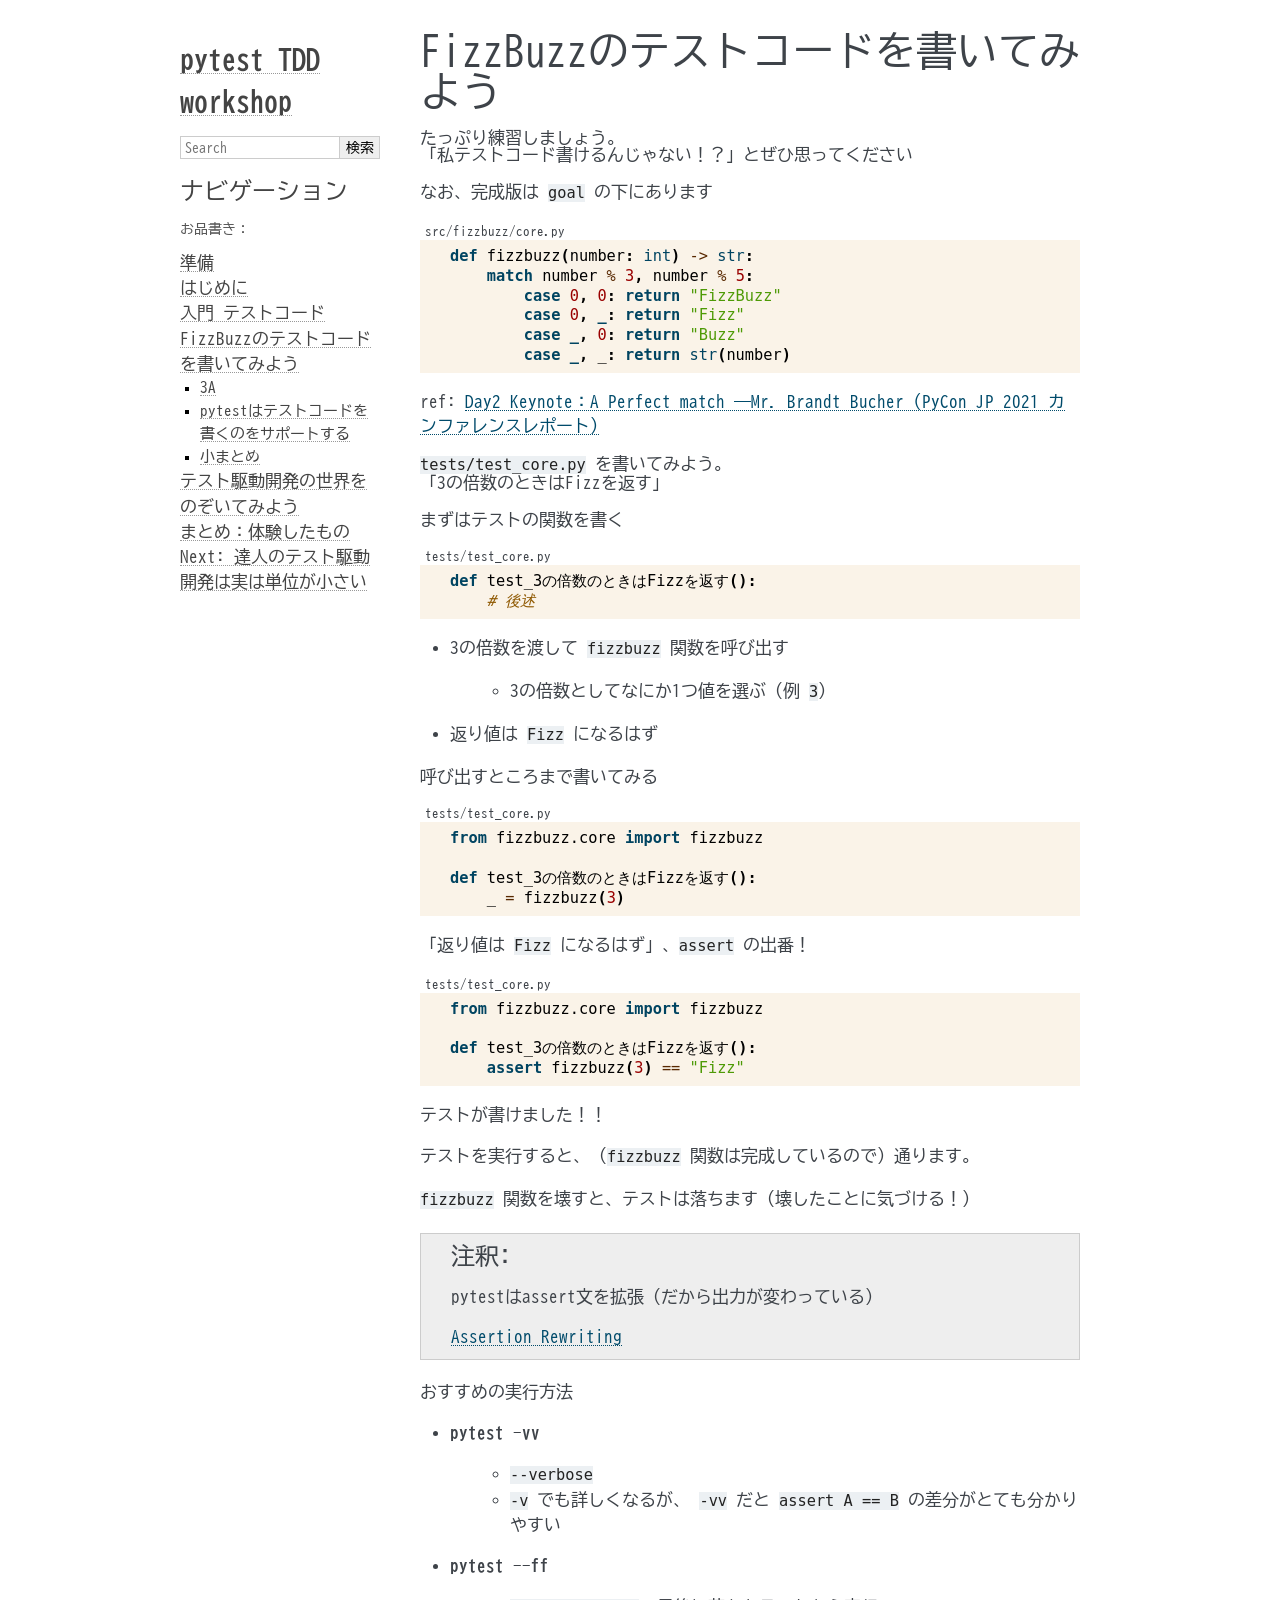
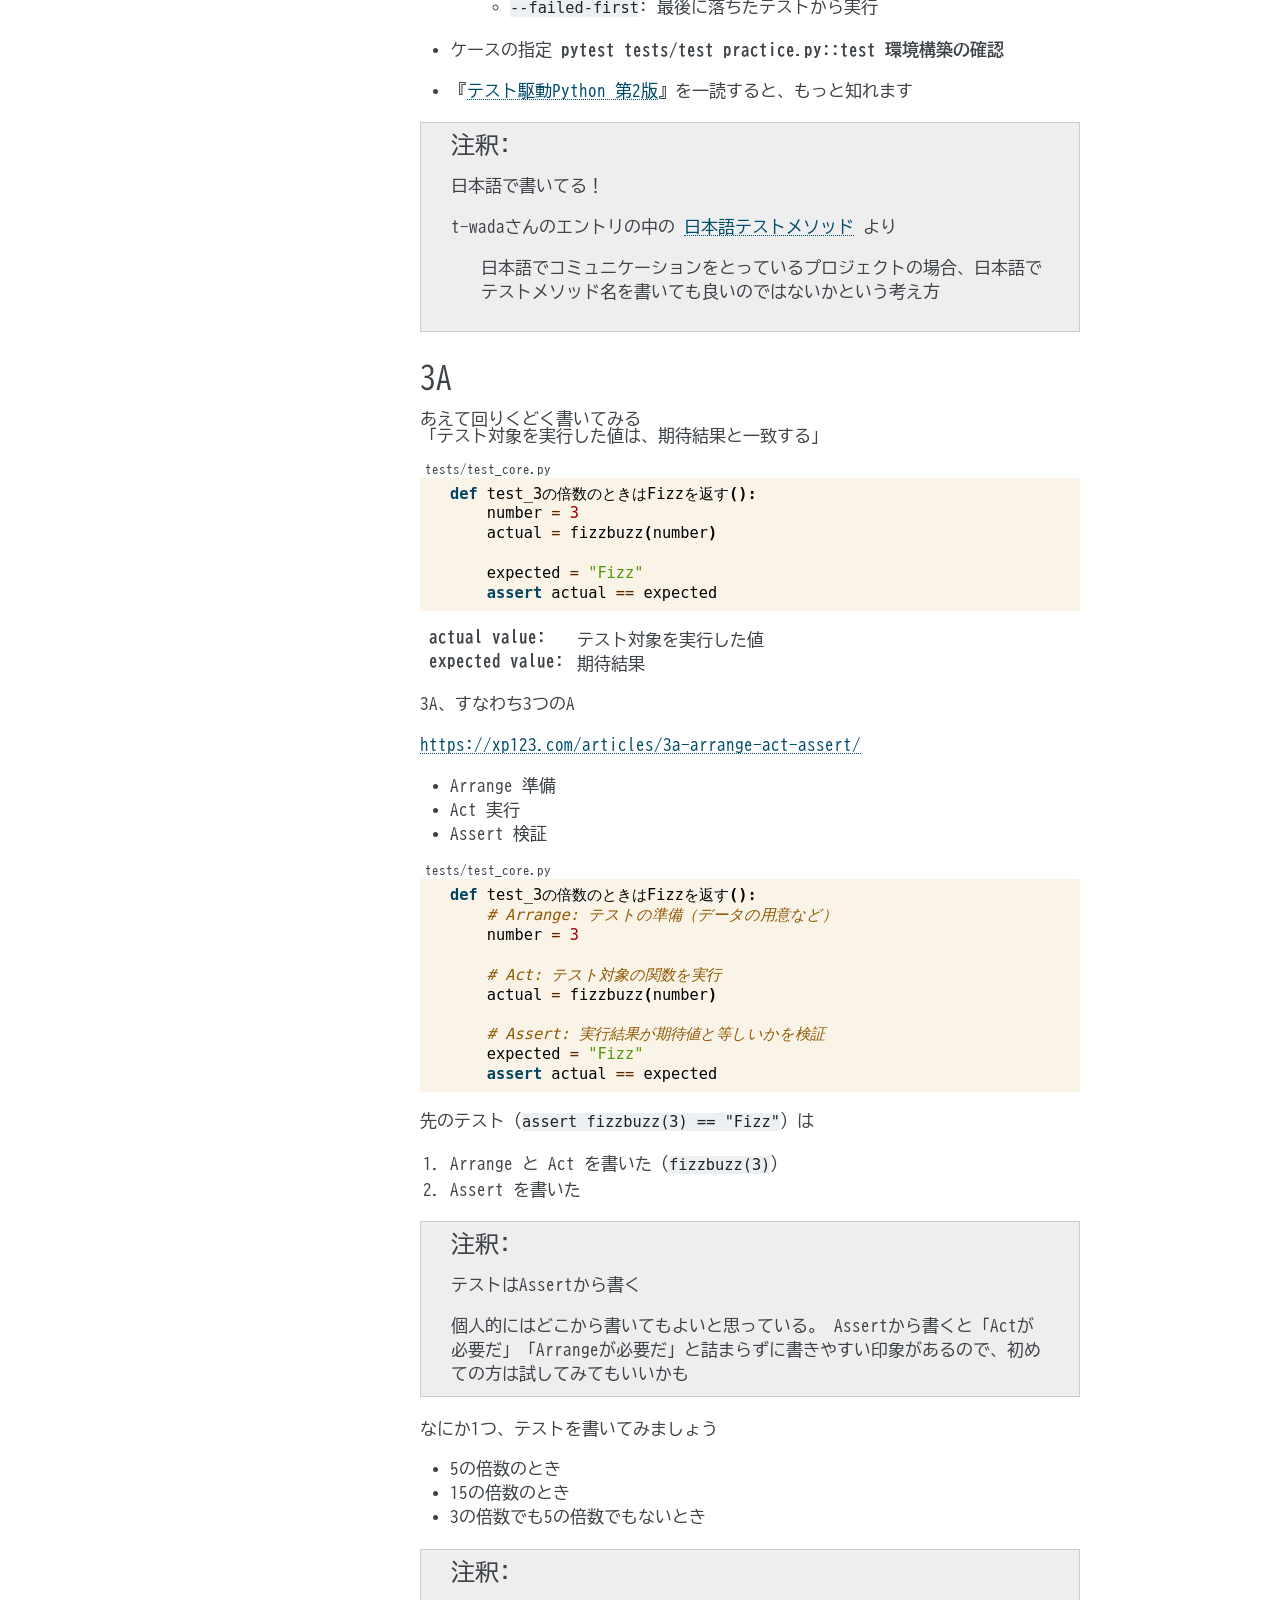
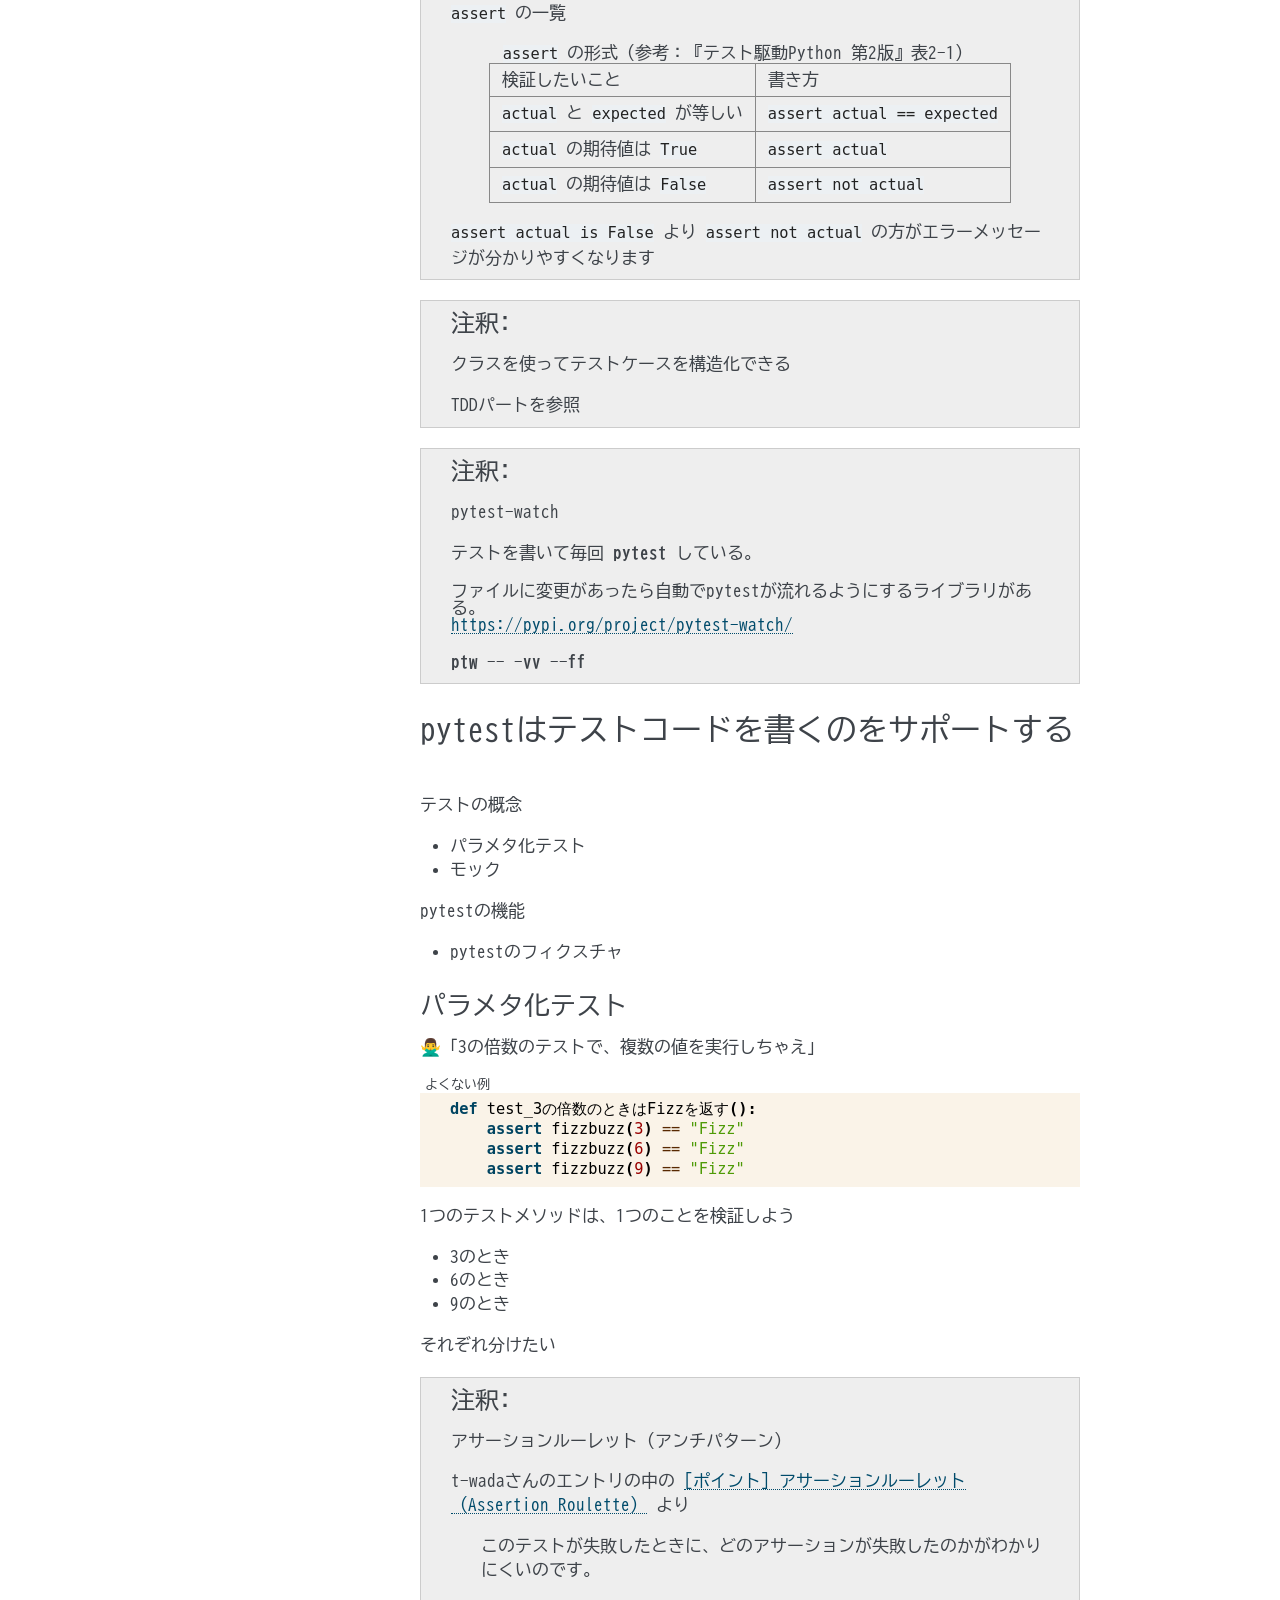
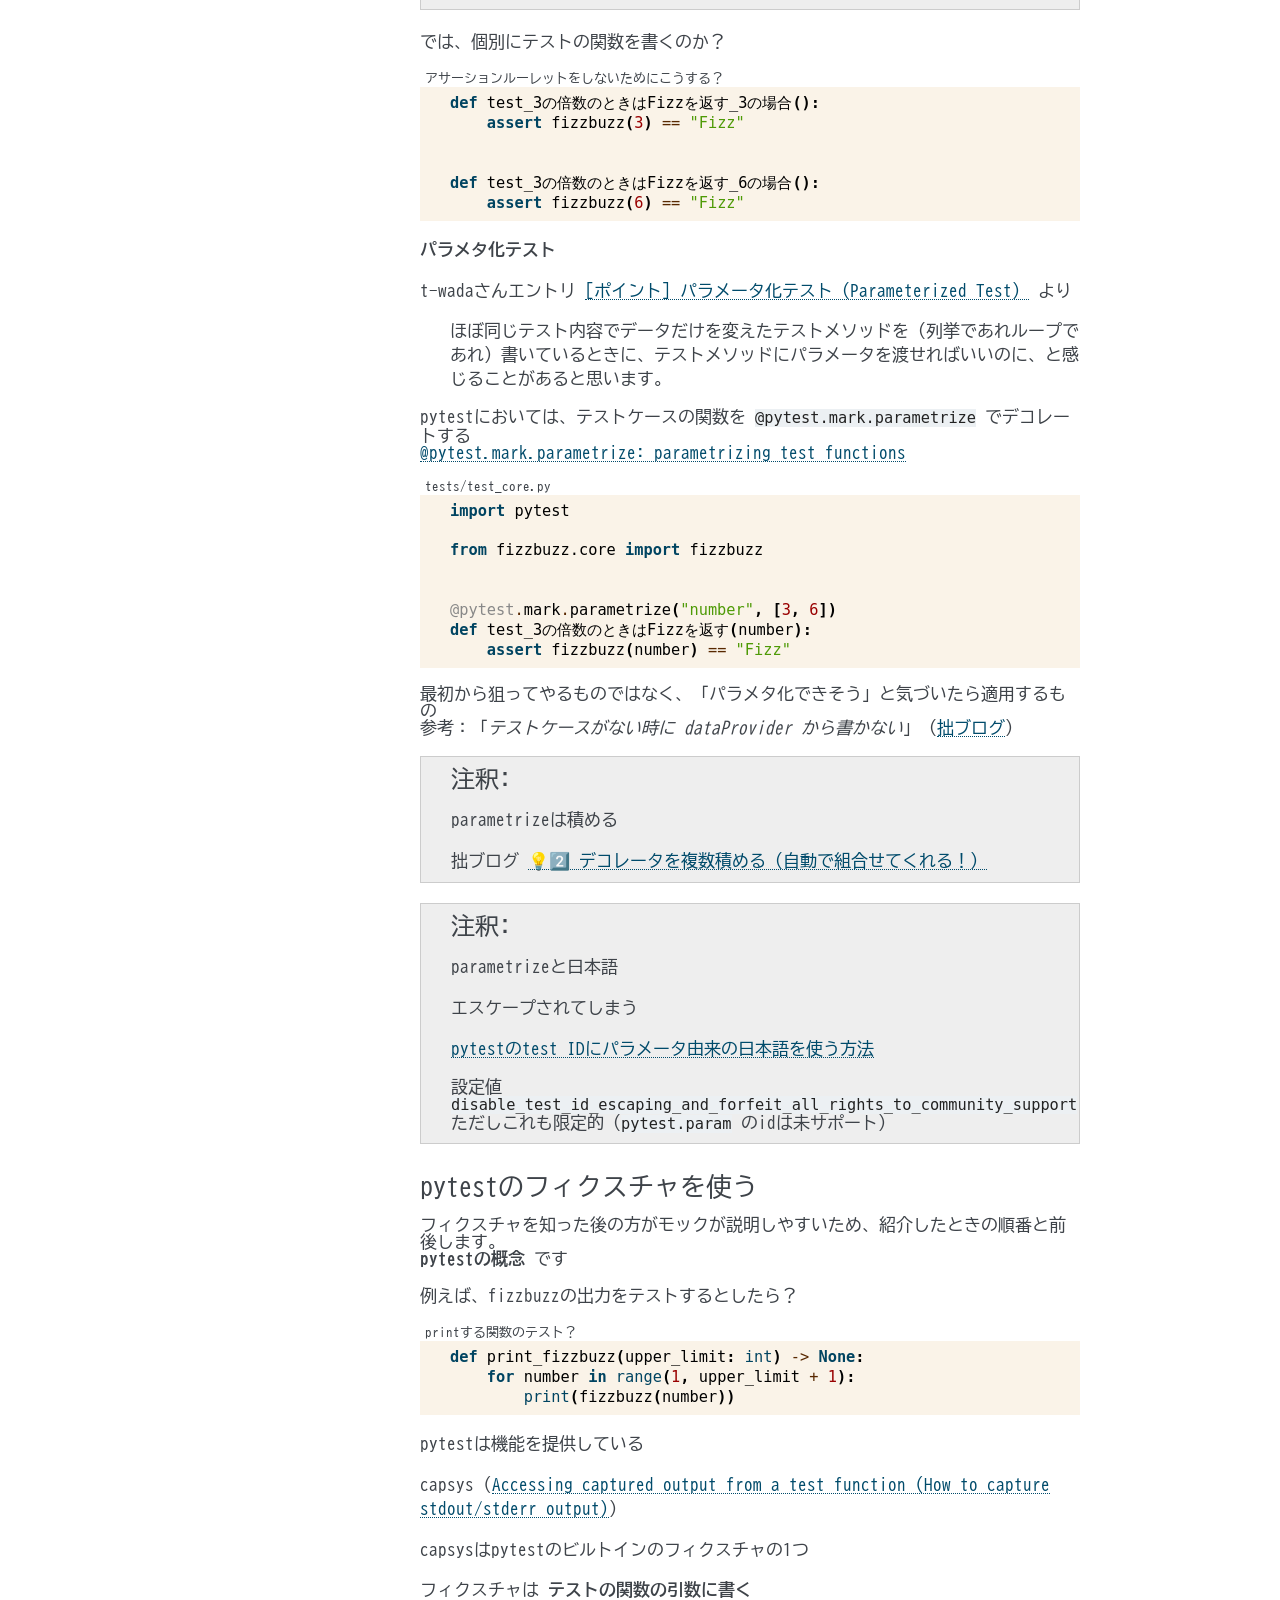
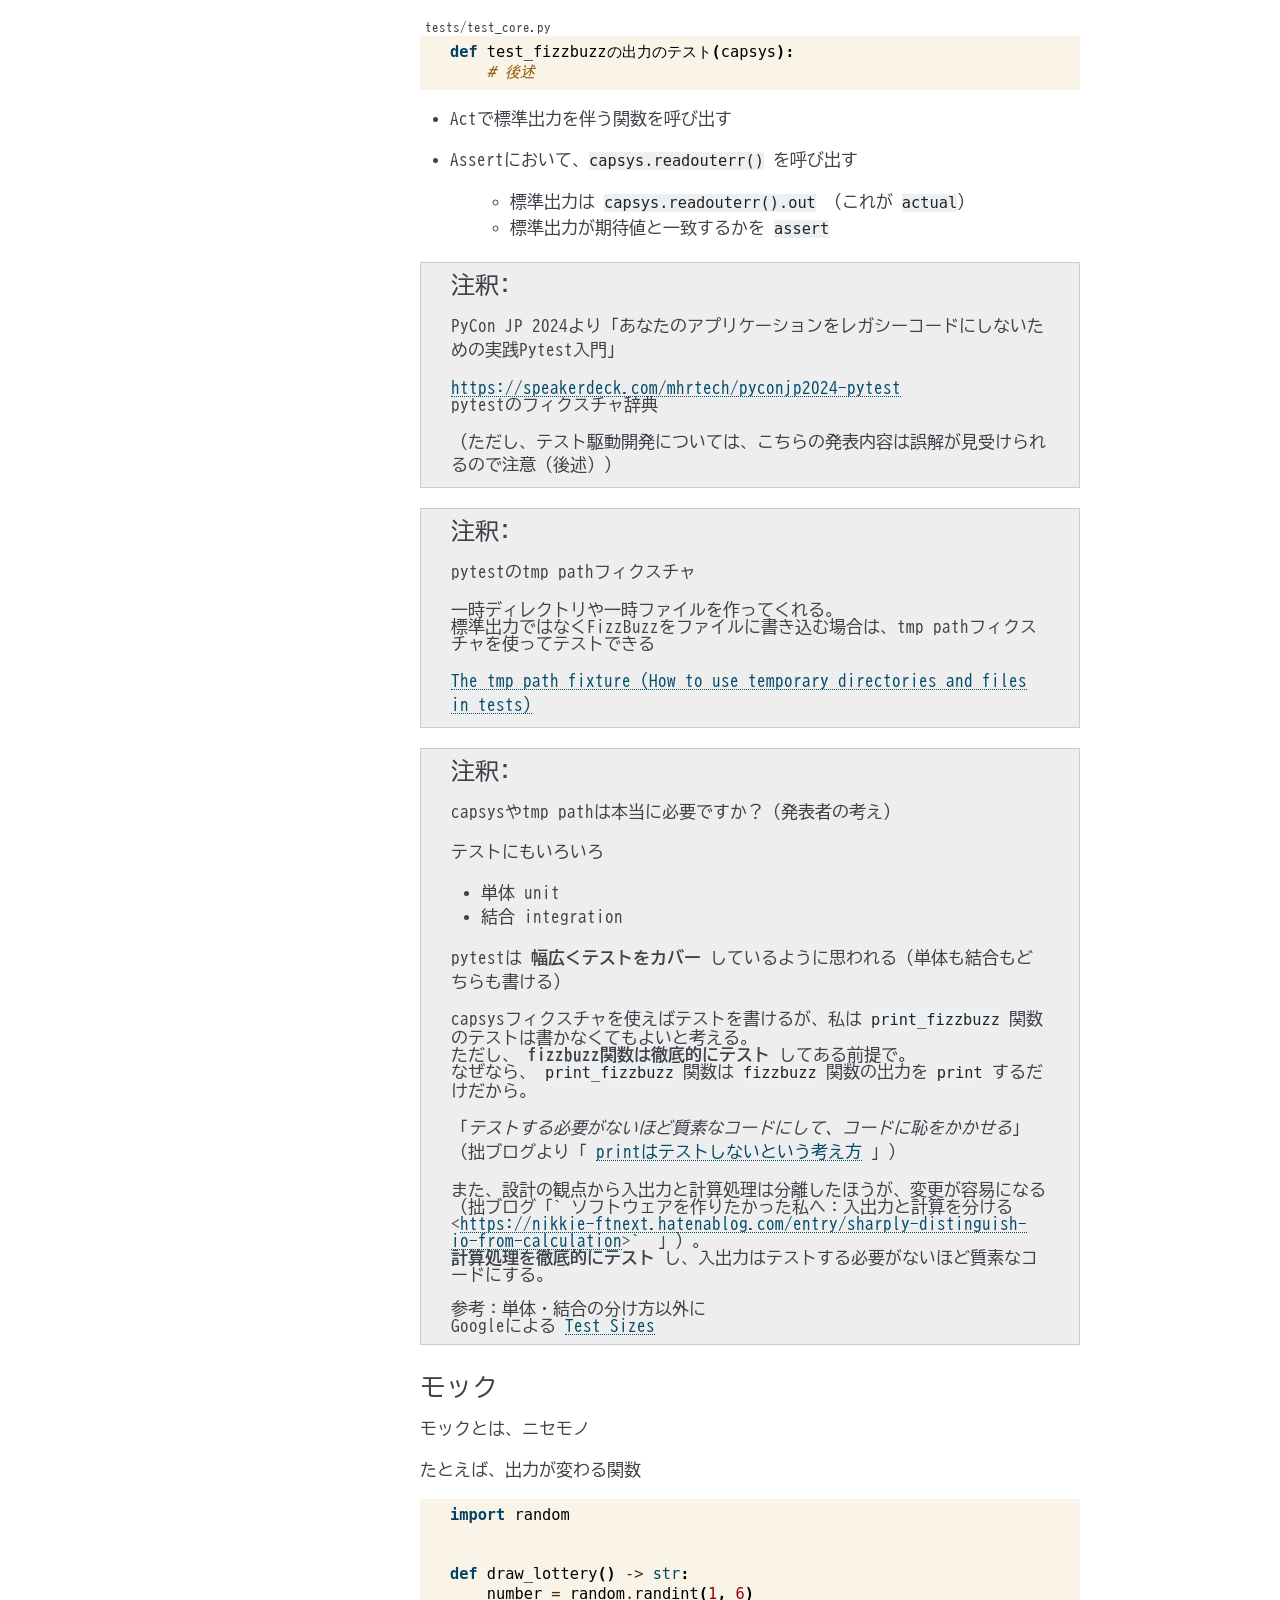
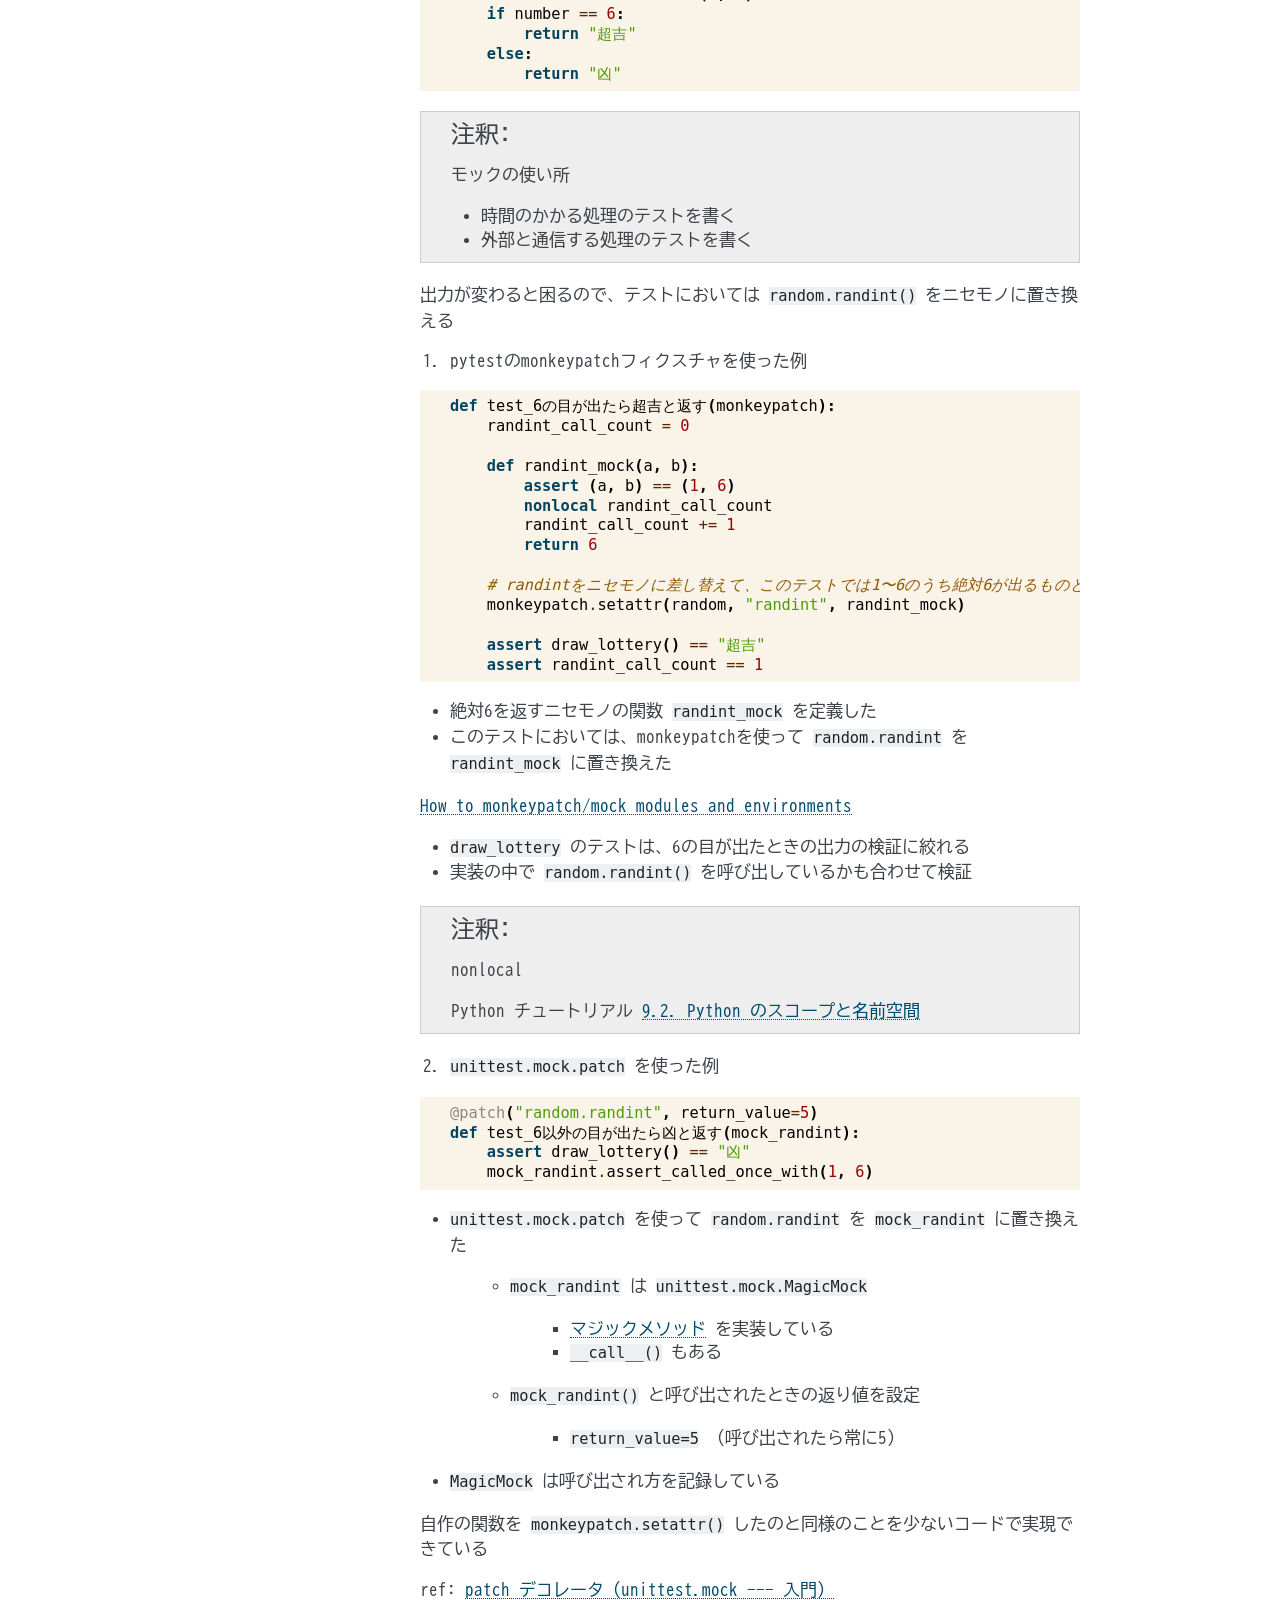
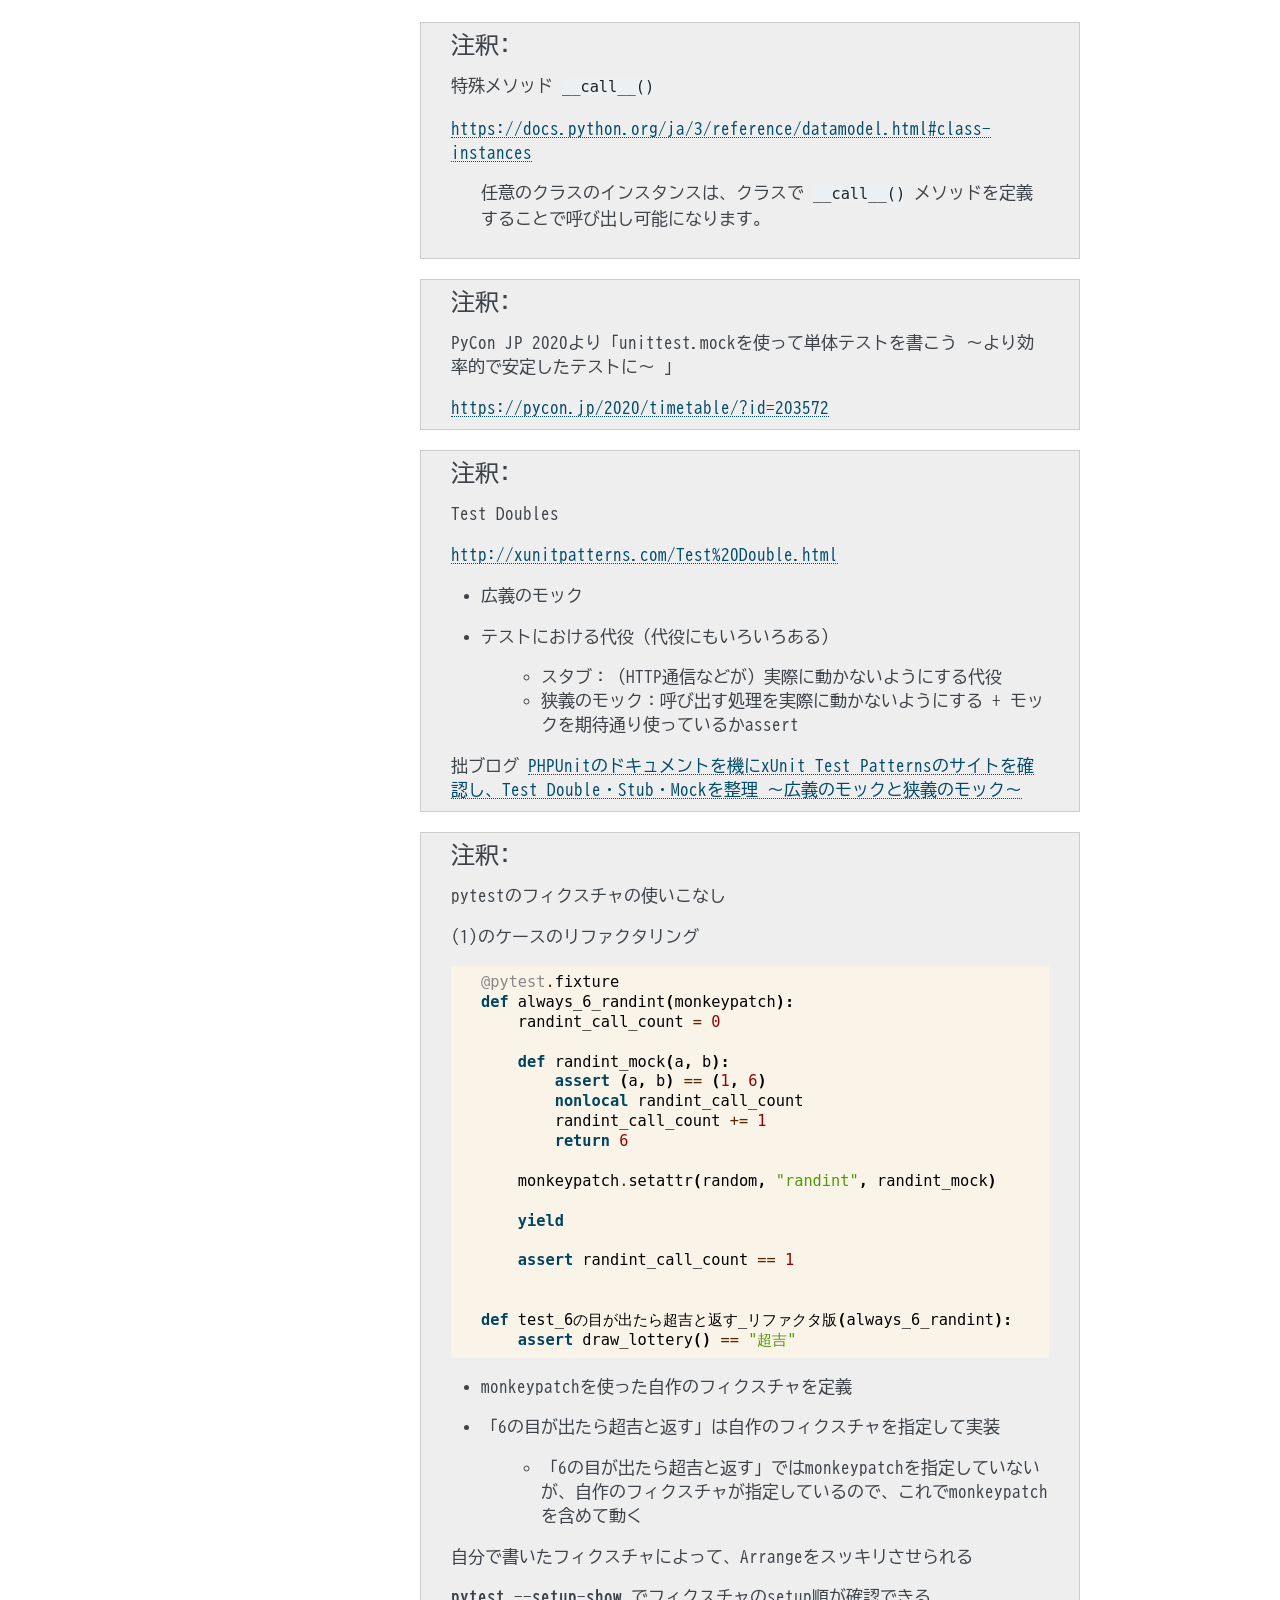
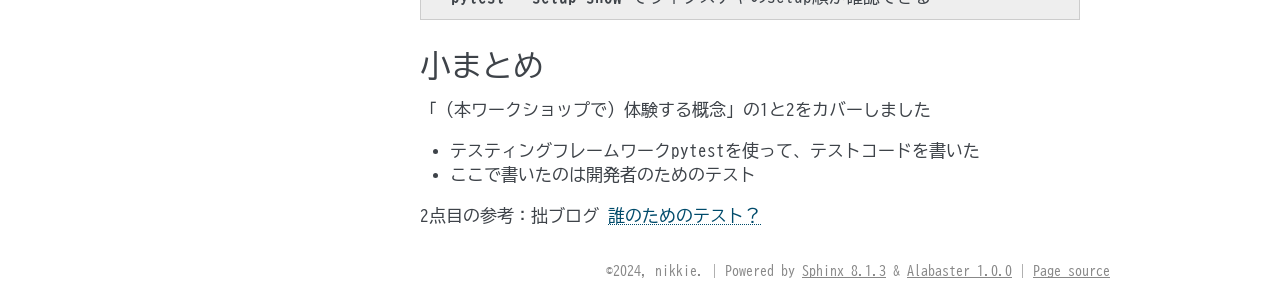
<file: pytest-fizzbuzz.html>
<!DOCTYPE html>

<html lang="ja" data-content_root="./">
  <head>
    <meta charset="utf-8" />
    <meta name="viewport" content="width=device-width, initial-scale=1.0" /><meta name="viewport" content="width=device-width, initial-scale=1" />
<meta property="og:title" content="FizzBuzzのテストコードを書いてみよう" />
<meta property="og:type" content="website" />
<meta property="og:url" content="pytest-fizzbuzz.html" />
<meta property="og:site_name" content="pytest TDD workshop" />
<meta property="og:description" content="たっぷり練習しましょう。, 「私テストコード書けるんじゃない！？」とぜひ思ってください, なお、完成版は goal の下にあります src/fizzbuzz/core.py, ref: Day2 Keynote：A Perfect match ―Mr. Brandt Bucher (PyCon JP 2021 カンファレンスレポート) tests/test_core.py を書いてみよう。,..." />
<meta name="description" content="たっぷり練習しましょう。, 「私テストコード書けるんじゃない！？」とぜひ思ってください, なお、完成版は goal の下にあります src/fizzbuzz/core.py, ref: Day2 Keynote：A Perfect match ―Mr. Brandt Bucher (PyCon JP 2021 カンファレンスレポート) tests/test_core.py を書いてみよう。,..." />

    <title>FizzBuzzのテストコードを書いてみよう &#8212; pytest TDD workshop  ドキュメント</title>
    <link rel="stylesheet" type="text/css" href="_static/pygments.css?v=d1102ebc" />
    <link rel="stylesheet" type="text/css" href="_static/basic.css?v=686e5160" />
    <link rel="stylesheet" type="text/css" href="_static/alabaster.css?v=e39c5761" />
    <link rel="stylesheet" type="text/css" href="_static/copybutton.css?v=76b2166b" />
    <link rel="stylesheet" type="text/css" href="_static/sphinx-design.min.css?v=95c83b7e" />
    <link rel="stylesheet" type="text/css" href="https://fonts.googleapis.com/css2?family=BIZ+UDGothic" />
    <link rel="stylesheet" type="text/css" href="https://cdnjs.cloudflare.com/ajax/libs/font-awesome/6.1.1/css/all.min.css" />
    <script src="_static/documentation_options.js?v=c033477b"></script>
    <script src="_static/doctools.js?v=9bcbadda"></script>
    <script src="_static/sphinx_highlight.js?v=dc90522c"></script>
    <script src="_static/clipboard.min.js?v=a7894cd8"></script>
    <script src="_static/copybutton.js?v=f281be69"></script>
    <script src="_static/translations.js?v=4755f45a"></script>
    <script src="_static/design-tabs.js?v=f930bc37"></script>
    <link rel="index" title="索引" href="genindex.html" />
    <link rel="search" title="検索" href="search.html" />
    <link rel="next" title="テスト駆動開発の世界をのぞいてみよう" href="tdd-first-time.html" />
    <link rel="prev" title="入門 テストコード" href="pytest-first-time.html" />
   
  <link rel="stylesheet" href="_static/custom.css" type="text/css" />
  

  
  

  </head><body>
  

    <div class="document">
      <div class="documentwrapper">
        <div class="bodywrapper">
          

          <div class="body" role="main">
            
  <section id="fizzbuzz">
<h1>FizzBuzzのテストコードを書いてみよう<a class="headerlink" href="#fizzbuzz" title="Link to this heading">¶</a></h1>
<div class="line-block">
<div class="line">たっぷり練習しましょう。</div>
<div class="line">「私テストコード書けるんじゃない！？」とぜひ思ってください</div>
</div>
<p>なお、完成版は <code class="file docutils literal notranslate"><span class="pre">goal</span></code> の下にあります</p>
<div class="literal-block-wrapper docutils container" id="id5">
<div class="code-block-caption"><span class="caption-text">src/fizzbuzz/core.py</span><a class="headerlink" href="#id5" title="Link to this code">¶</a></div>
<div class="highlight-python notranslate"><div class="highlight"><pre><span></span><span class="k">def</span> <span class="nf">fizzbuzz</span><span class="p">(</span><span class="n">number</span><span class="p">:</span> <span class="nb">int</span><span class="p">)</span> <span class="o">-&gt;</span> <span class="nb">str</span><span class="p">:</span>
    <span class="k">match</span> <span class="n">number</span> <span class="o">%</span> <span class="mi">3</span><span class="p">,</span> <span class="n">number</span> <span class="o">%</span> <span class="mi">5</span><span class="p">:</span>
        <span class="k">case</span> <span class="mi">0</span><span class="p">,</span> <span class="mi">0</span><span class="p">:</span> <span class="k">return</span> <span class="s2">&quot;FizzBuzz&quot;</span>
        <span class="k">case</span><span class="w"> </span><span class="mi">0</span><span class="p">,</span> <span class="k">_</span><span class="p">:</span> <span class="k">return</span> <span class="s2">&quot;Fizz&quot;</span>
        <span class="k">case</span><span class="w"> </span><span class="k">_</span><span class="p">,</span> <span class="mi">0</span><span class="p">:</span> <span class="k">return</span> <span class="s2">&quot;Buzz&quot;</span>
        <span class="k">case</span><span class="w"> </span><span class="k">_</span><span class="p">,</span> <span class="n">_</span><span class="p">:</span> <span class="k">return</span> <span class="nb">str</span><span class="p">(</span><span class="n">number</span><span class="p">)</span>
</pre></div>
</div>
</div>
<p>ref: <a class="reference external" href="https://gihyo.jp/news/report/01/pyconjp2021/0002#sec1" rel="noopener noreferrer" target="_blank">Day2 Keynote：A Perfect match ―Mr. Brandt Bucher (PyCon JP 2021 カンファレンスレポート)</a></p>
<div class="line-block">
<div class="line"><code class="file docutils literal notranslate"><span class="pre">tests/test_core.py</span></code> を書いてみよう。</div>
<div class="line">「3の倍数のときはFizzを返す」</div>
</div>
<p>まずはテストの関数を書く</p>
<div class="literal-block-wrapper docutils container" id="id6">
<div class="code-block-caption"><span class="caption-text">tests/test_core.py</span><a class="headerlink" href="#id6" title="Link to this code">¶</a></div>
<div class="highlight-python notranslate"><div class="highlight"><pre><span></span><span class="k">def</span> <span class="nf">test_3の倍数のときはFizzを返す</span><span class="p">():</span>
    <span class="c1"># 後述</span>
</pre></div>
</div>
</div>
<ul>
<li><p>3の倍数を渡して <code class="docutils literal notranslate"><span class="pre">fizzbuzz</span></code> 関数を呼び出す</p>
<blockquote>
<div><ul class="simple">
<li><p>3の倍数としてなにか1つ値を選ぶ（例 <code class="docutils literal notranslate"><span class="pre">3</span></code>）</p></li>
</ul>
</div></blockquote>
</li>
<li><p>返り値は <code class="docutils literal notranslate"><span class="pre">Fizz</span></code> になるはず</p></li>
</ul>
<p>呼び出すところまで書いてみる</p>
<div class="literal-block-wrapper docutils container" id="id7">
<div class="code-block-caption"><span class="caption-text">tests/test_core.py</span><a class="headerlink" href="#id7" title="Link to this code">¶</a></div>
<div class="highlight-python notranslate"><div class="highlight"><pre><span></span><span class="kn">from</span> <span class="nn">fizzbuzz.core</span> <span class="kn">import</span> <span class="n">fizzbuzz</span>

<span class="k">def</span> <span class="nf">test_3の倍数のときはFizzを返す</span><span class="p">():</span>
    <span class="n">_</span> <span class="o">=</span> <span class="n">fizzbuzz</span><span class="p">(</span><span class="mi">3</span><span class="p">)</span>
</pre></div>
</div>
</div>
<p>「返り値は <code class="docutils literal notranslate"><span class="pre">Fizz</span></code> になるはず」、<code class="docutils literal notranslate"><span class="pre">assert</span></code> の出番！</p>
<div class="literal-block-wrapper docutils container" id="id8">
<div class="code-block-caption"><span class="caption-text">tests/test_core.py</span><a class="headerlink" href="#id8" title="Link to this code">¶</a></div>
<div class="highlight-python notranslate"><div class="highlight"><pre><span></span><span class="kn">from</span> <span class="nn">fizzbuzz.core</span> <span class="kn">import</span> <span class="n">fizzbuzz</span>

<span class="k">def</span> <span class="nf">test_3の倍数のときはFizzを返す</span><span class="p">():</span>
    <span class="k">assert</span> <span class="n">fizzbuzz</span><span class="p">(</span><span class="mi">3</span><span class="p">)</span> <span class="o">==</span> <span class="s2">&quot;Fizz&quot;</span>
</pre></div>
</div>
</div>
<p>テストが書けました！！</p>
<p>テストを実行すると、（<code class="docutils literal notranslate"><span class="pre">fizzbuzz</span></code> 関数は完成しているので）通ります。</p>
<p><code class="docutils literal notranslate"><span class="pre">fizzbuzz</span></code> 関数を壊すと、テストは落ちます（壊したことに気づける！）</p>
<div class="admonition note">
<p class="admonition-title">注釈</p>
<p>pytestはassert文を拡張（だから出力が変わっている）</p>
<p><a class="reference external" href="https://docs.pytest.org/en/stable/how-to/writing_plugins.html#assertion-rewriting" rel="noopener noreferrer" target="_blank">Assertion Rewriting</a></p>
</div>
<p>おすすめの実行方法</p>
<ul>
<li><p><strong class="command">pytest -vv</strong></p>
<blockquote>
<div><ul class="simple">
<li><p><code class="docutils literal notranslate"><span class="pre">--verbose</span></code></p></li>
<li><p><code class="docutils literal notranslate"><span class="pre">-v</span></code> でも詳しくなるが、 <code class="docutils literal notranslate"><span class="pre">-vv</span></code> だと <code class="docutils literal notranslate"><span class="pre">assert</span> <span class="pre">A</span> <span class="pre">==</span> <span class="pre">B</span></code> の差分がとても分かりやすい</p></li>
</ul>
</div></blockquote>
</li>
<li><p><strong class="command">pytest --ff</strong></p>
<blockquote>
<div><ul class="simple">
<li><p><code class="docutils literal notranslate"><span class="pre">--failed-first</span></code>: 最後に落ちたテストから実行</p></li>
</ul>
</div></blockquote>
</li>
<li><p>ケースの指定 <strong class="command">pytest tests/test_practice.py::test_環境構築の確認</strong></p></li>
<li><p>『<a class="reference external" href="https://www.shoeisha.co.jp/book/detail/9784798177458" rel="noopener noreferrer" target="_blank">テスト駆動Python 第2版</a>』を一読すると、もっと知れます</p></li>
</ul>
<div class="admonition note">
<p class="admonition-title">注釈</p>
<p>日本語で書いてる！</p>
<p>t-wadaさんのエントリの中の <a class="reference external" href="https://t-wada.hatenablog.jp/entry/design-for-testability#%E3%83%9D%E3%82%A4%E3%83%B3%E3%83%88-%E6%97%A5%E6%9C%AC%E8%AA%9E%E3%83%86%E3%82%B9%E3%83%88%E3%83%A1%E3%82%BD%E3%83%83%E3%83%89" rel="noopener noreferrer" target="_blank">日本語テストメソッド</a> より</p>
<blockquote>
<div><p>日本語でコミュニケーションをとっているプロジェクトの場合、日本語でテストメソッド名を書いても良いのではないかという考え方</p>
</div></blockquote>
</div>
<section id="a">
<h2>3A<a class="headerlink" href="#a" title="Link to this heading">¶</a></h2>
<div class="line-block">
<div class="line">あえて回りくどく書いてみる</div>
<div class="line">「テスト対象を実行した値は、期待結果と一致する」</div>
</div>
<div class="literal-block-wrapper docutils container" id="id9">
<div class="code-block-caption"><span class="caption-text">tests/test_core.py</span><a class="headerlink" href="#id9" title="Link to this code">¶</a></div>
<div class="highlight-python notranslate"><div class="highlight"><pre><span></span><span class="k">def</span> <span class="nf">test_3の倍数のときはFizzを返す</span><span class="p">():</span>
    <span class="n">number</span> <span class="o">=</span> <span class="mi">3</span>
    <span class="n">actual</span> <span class="o">=</span> <span class="n">fizzbuzz</span><span class="p">(</span><span class="n">number</span><span class="p">)</span>

    <span class="n">expected</span> <span class="o">=</span> <span class="s2">&quot;Fizz&quot;</span>
    <span class="k">assert</span> <span class="n">actual</span> <span class="o">==</span> <span class="n">expected</span>
</pre></div>
</div>
</div>
<dl class="field-list simple">
<dt class="field-odd">actual value<span class="colon">:</span></dt>
<dd class="field-odd"><p>テスト対象を実行した値</p>
</dd>
<dt class="field-even">expected value<span class="colon">:</span></dt>
<dd class="field-even"><p>期待結果</p>
</dd>
</dl>
<p>3A、すなわち3つのA</p>
<p><a class="reference external" href="https://xp123.com/articles/3a-arrange-act-assert/" rel="noopener noreferrer" target="_blank">https://xp123.com/articles/3a-arrange-act-assert/</a></p>
<ul class="simple">
<li><p>Arrange 準備</p></li>
<li><p>Act 実行</p></li>
<li><p>Assert 検証</p></li>
</ul>
<div class="literal-block-wrapper docutils container" id="id10">
<div class="code-block-caption"><span class="caption-text">tests/test_core.py</span><a class="headerlink" href="#id10" title="Link to this code">¶</a></div>
<div class="highlight-python notranslate"><div class="highlight"><pre><span></span><span class="k">def</span> <span class="nf">test_3の倍数のときはFizzを返す</span><span class="p">():</span>
    <span class="c1"># Arrange: テストの準備（データの用意など）</span>
    <span class="n">number</span> <span class="o">=</span> <span class="mi">3</span>

    <span class="c1"># Act: テスト対象の関数を実行</span>
    <span class="n">actual</span> <span class="o">=</span> <span class="n">fizzbuzz</span><span class="p">(</span><span class="n">number</span><span class="p">)</span>

    <span class="c1"># Assert: 実行結果が期待値と等しいかを検証</span>
    <span class="n">expected</span> <span class="o">=</span> <span class="s2">&quot;Fizz&quot;</span>
    <span class="k">assert</span> <span class="n">actual</span> <span class="o">==</span> <span class="n">expected</span>
</pre></div>
</div>
</div>
<p>先のテスト（<code class="docutils literal notranslate"><span class="pre">assert</span> <span class="pre">fizzbuzz(3)</span> <span class="pre">==</span> <span class="pre">&quot;Fizz&quot;</span></code>）は</p>
<ol class="arabic simple">
<li><p>Arrange と Act を書いた（<code class="docutils literal notranslate"><span class="pre">fizzbuzz(3)</span></code>）</p></li>
<li><p>Assert を書いた</p></li>
</ol>
<div class="admonition note">
<p class="admonition-title">注釈</p>
<p>テストはAssertから書く</p>
<p>個人的にはどこから書いてもよいと思っている。
Assertから書くと「Actが必要だ」「Arrangeが必要だ」と詰まらずに書きやすい印象があるので、初めての方は試してみてもいいかも</p>
</div>
<p>なにか1つ、テストを書いてみましょう</p>
<ul class="simple">
<li><p>5の倍数のとき</p></li>
<li><p>15の倍数のとき</p></li>
<li><p>3の倍数でも5の倍数でもないとき</p></li>
</ul>
<div class="admonition note">
<p class="admonition-title">注釈</p>
<p><code class="docutils literal notranslate"><span class="pre">assert</span></code> の一覧</p>
<table class="docutils align-default" id="id11">
<caption><span class="caption-text"><code class="docutils literal notranslate"><span class="pre">assert</span></code> の形式（参考：『テスト駆動Python 第2版』表2-1）</span><a class="headerlink" href="#id11" title="Link to this table">¶</a></caption>
<tbody>
<tr class="row-odd"><td><p>検証したいこと</p></td>
<td><p>書き方</p></td>
</tr>
<tr class="row-even"><td><p><code class="docutils literal notranslate"><span class="pre">actual</span></code> と <code class="docutils literal notranslate"><span class="pre">expected</span></code> が等しい</p></td>
<td><p><code class="docutils literal notranslate"><span class="pre">assert</span> <span class="pre">actual</span> <span class="pre">==</span> <span class="pre">expected</span></code></p></td>
</tr>
<tr class="row-odd"><td><p><code class="docutils literal notranslate"><span class="pre">actual</span></code> の期待値は <code class="docutils literal notranslate"><span class="pre">True</span></code></p></td>
<td><p><code class="docutils literal notranslate"><span class="pre">assert</span> <span class="pre">actual</span></code></p></td>
</tr>
<tr class="row-even"><td><p><code class="docutils literal notranslate"><span class="pre">actual</span></code> の期待値は <code class="docutils literal notranslate"><span class="pre">False</span></code></p></td>
<td><p><code class="docutils literal notranslate"><span class="pre">assert</span> <span class="pre">not</span> <span class="pre">actual</span></code></p></td>
</tr>
</tbody>
</table>
<p><code class="docutils literal notranslate"><span class="pre">assert</span> <span class="pre">actual</span> <span class="pre">is</span> <span class="pre">False</span></code> より <code class="docutils literal notranslate"><span class="pre">assert</span> <span class="pre">not</span> <span class="pre">actual</span></code> の方がエラーメッセージが分かりやすくなります</p>
</div>
<div class="admonition note">
<p class="admonition-title">注釈</p>
<p>クラスを使ってテストケースを構造化できる</p>
<p>TDDパートを参照</p>
</div>
<div class="admonition note">
<p class="admonition-title">注釈</p>
<p>pytest-watch</p>
<p>テストを書いて毎回 <strong class="command">pytest</strong> している。</p>
<div class="line-block">
<div class="line">ファイルに変更があったら自動でpytestが流れるようにするライブラリがある。</div>
<div class="line"><a class="reference external" href="https://pypi.org/project/pytest-watch/" rel="noopener noreferrer" target="_blank">https://pypi.org/project/pytest-watch/</a></div>
</div>
<p><strong class="command">ptw -- -vv --ff</strong></p>
</div>
</section>
<section id="pytest">
<h2>pytestはテストコードを書くのをサポートする<a class="headerlink" href="#pytest" title="Link to this heading">¶</a></h2>
<p>テストの概念</p>
<ul class="simple">
<li><p>パラメタ化テスト</p></li>
<li><p>モック</p></li>
</ul>
<p>pytestの機能</p>
<ul class="simple">
<li><p>pytestのフィクスチャ</p></li>
</ul>
<section id="id1">
<h3>パラメタ化テスト<a class="headerlink" href="#id1" title="Link to this heading">¶</a></h3>
<p>🙅‍♂️「3の倍数のテストで、複数の値を実行しちゃえ」</p>
<div class="literal-block-wrapper docutils container" id="id12">
<div class="code-block-caption"><span class="caption-text">よくない例</span><a class="headerlink" href="#id12" title="Link to this code">¶</a></div>
<div class="highlight-python notranslate"><div class="highlight"><pre><span></span><span class="k">def</span> <span class="nf">test_3の倍数のときはFizzを返す</span><span class="p">():</span>
    <span class="k">assert</span> <span class="n">fizzbuzz</span><span class="p">(</span><span class="mi">3</span><span class="p">)</span> <span class="o">==</span> <span class="s2">&quot;Fizz&quot;</span>
    <span class="k">assert</span> <span class="n">fizzbuzz</span><span class="p">(</span><span class="mi">6</span><span class="p">)</span> <span class="o">==</span> <span class="s2">&quot;Fizz&quot;</span>
    <span class="k">assert</span> <span class="n">fizzbuzz</span><span class="p">(</span><span class="mi">9</span><span class="p">)</span> <span class="o">==</span> <span class="s2">&quot;Fizz&quot;</span>
</pre></div>
</div>
</div>
<p>1つのテストメソッドは、1つのことを検証しよう</p>
<ul class="simple">
<li><p>3のとき</p></li>
<li><p>6のとき</p></li>
<li><p>9のとき</p></li>
</ul>
<p>それぞれ分けたい</p>
<div class="admonition note">
<p class="admonition-title">注釈</p>
<p>アサーションルーレット（アンチパターン）</p>
<p>t-wadaさんのエントリの中の <a class="reference external" href="https://t-wada.hatenablog.jp/entry/design-for-testability#%E3%83%9D%E3%82%A4%E3%83%B3%E3%83%88-%E3%82%A2%E3%82%B5%E3%83%BC%E3%82%B7%E3%83%A7%E3%83%B3%E3%83%AB%E3%83%BC%E3%83%AC%E3%83%83%E3%83%88Assertion-Roulette" rel="noopener noreferrer" target="_blank">[ポイント] アサーションルーレット（Assertion Roulette）</a> より</p>
<blockquote>
<div><p>このテストが失敗したときに、どのアサーションが失敗したのかがわかりにくいのです。</p>
</div></blockquote>
</div>
<p>では、個別にテストの関数を書くのか？</p>
<div class="literal-block-wrapper docutils container" id="id13">
<div class="code-block-caption"><span class="caption-text">アサーションルーレットをしないためにこうする？</span><a class="headerlink" href="#id13" title="Link to this code">¶</a></div>
<div class="highlight-python notranslate"><div class="highlight"><pre><span></span><span class="k">def</span> <span class="nf">test_3の倍数のときはFizzを返す_3の場合</span><span class="p">():</span>
    <span class="k">assert</span> <span class="n">fizzbuzz</span><span class="p">(</span><span class="mi">3</span><span class="p">)</span> <span class="o">==</span> <span class="s2">&quot;Fizz&quot;</span>


<span class="k">def</span> <span class="nf">test_3の倍数のときはFizzを返す_6の場合</span><span class="p">():</span>
    <span class="k">assert</span> <span class="n">fizzbuzz</span><span class="p">(</span><span class="mi">6</span><span class="p">)</span> <span class="o">==</span> <span class="s2">&quot;Fizz&quot;</span>
</pre></div>
</div>
</div>
<p><strong>パラメタ化テスト</strong></p>
<p>t-wadaさんエントリ <a class="reference external" href="https://t-wada.hatenablog.jp/entry/design-for-testability#%E3%83%9D%E3%82%A4%E3%83%B3%E3%83%88-%E3%83%91%E3%83%A9%E3%83%A1%E3%83%BC%E3%82%BF%E5%8C%96%E3%83%86%E3%82%B9%E3%83%88Parameterized-Test" rel="noopener noreferrer" target="_blank">[ポイント] パラメータ化テスト（Parameterized Test）</a> より</p>
<blockquote>
<div><p>ほぼ同じテスト内容でデータだけを変えたテストメソッドを（列挙であれループであれ）書いているときに、テストメソッドにパラメータを渡せればいいのに、と感じることがあると思います。</p>
</div></blockquote>
<div class="line-block">
<div class="line">pytestにおいては、テストケースの関数を <code class="docutils literal notranslate"><span class="pre">&#64;pytest.mark.parametrize</span></code> でデコレートする</div>
<div class="line"><a class="reference external" href="https://docs.pytest.org/en/stable/how-to/parametrize.html#pytest-mark-parametrize-parametrizing-test-functions" rel="noopener noreferrer" target="_blank">&#64;pytest.mark.parametrize: parametrizing test functions</a></div>
</div>
<div class="literal-block-wrapper docutils container" id="id14">
<div class="code-block-caption"><span class="caption-text">tests/test_core.py</span><a class="headerlink" href="#id14" title="Link to this code">¶</a></div>
<div class="highlight-python notranslate"><div class="highlight"><pre><span></span><span class="kn">import</span> <span class="nn">pytest</span>

<span class="kn">from</span> <span class="nn">fizzbuzz.core</span> <span class="kn">import</span> <span class="n">fizzbuzz</span>


<span class="nd">@pytest</span><span class="o">.</span><span class="n">mark</span><span class="o">.</span><span class="n">parametrize</span><span class="p">(</span><span class="s2">&quot;number&quot;</span><span class="p">,</span> <span class="p">[</span><span class="mi">3</span><span class="p">,</span> <span class="mi">6</span><span class="p">])</span>
<span class="k">def</span> <span class="nf">test_3の倍数のときはFizzを返す</span><span class="p">(</span><span class="n">number</span><span class="p">):</span>
    <span class="k">assert</span> <span class="n">fizzbuzz</span><span class="p">(</span><span class="n">number</span><span class="p">)</span> <span class="o">==</span> <span class="s2">&quot;Fizz&quot;</span>
</pre></div>
</div>
</div>
<div class="line-block">
<div class="line">最初から狙ってやるものではなく、「パラメタ化できそう」と気づいたら適用するもの</div>
<div class="line">参考：「<em>テストケースがない時に dataProvider から書かない</em>」（<a class="reference external" href="https://nikkie-ftnext.hatenablog.com/entry/phpcon-2022-unit-testing-for-beginners-log#2-%E6%98%8E%E6%97%A5%E3%81%8B%E3%82%89%E3%83%86%E3%82%B9%E3%83%88%E3%82%92%E5%AE%9F%E8%B7%B5%E3%81%99%E3%82%8B%E3%81%9F%E3%82%81%E3%81%AE%E7%9F%A5%E8%AD%98%E3%82%92%E5%BE%97%E3%82%8B-%E3%82%88%E3%82%8A" rel="noopener noreferrer" target="_blank">拙ブログ</a>）</div>
</div>
<div class="admonition note">
<p class="admonition-title">注釈</p>
<p>parametrizeは積める</p>
<p>拙ブログ <a class="reference external" href="https://nikkie-ftnext.hatenablog.com/entry/pytest-parametrize-tips-decorate-class-and-stack-multiple#2%EF%B8%8F%E2%83%A3-%E3%83%87%E3%82%B3%E3%83%AC%E3%83%BC%E3%82%BF%E3%82%92%E8%A4%87%E6%95%B0%E7%A9%8D%E3%82%81%E3%82%8B%E8%87%AA%E5%8B%95%E3%81%A7%E7%B5%84%E5%90%88%E3%81%9B%E3%81%A6%E3%81%8F%E3%82%8C%E3%82%8B" rel="noopener noreferrer" target="_blank">💡2️⃣ デコレータを複数積める（自動で組合せてくれる！）</a></p>
</div>
<div class="admonition note">
<p class="admonition-title">注釈</p>
<p>parametrizeと日本語</p>
<p>エスケープされてしまう</p>
<p><a class="reference external" href="https://qiita.com/gimKondo/items/d7a874a97af1ad93052a" rel="noopener noreferrer" target="_blank">pytestのtest IDにパラメータ由来の日本語を使う方法</a></p>
<div class="line-block">
<div class="line">設定値 <code class="docutils literal notranslate"><span class="pre">disable_test_id_escaping_and_forfeit_all_rights_to_community_support</span></code></div>
<div class="line">ただしこれも限定的（<code class="docutils literal notranslate"><span class="pre">pytest.param</span></code> のidは未サポート）</div>
</div>
</div>
</section>
<section id="id2">
<h3>pytestのフィクスチャを使う<a class="headerlink" href="#id2" title="Link to this heading">¶</a></h3>
<div class="line-block">
<div class="line">フィクスチャを知った後の方がモックが説明しやすいため、紹介したときの順番と前後します。</div>
<div class="line"><strong>pytestの概念</strong> です</div>
</div>
<p>例えば、fizzbuzzの出力をテストするとしたら？</p>
<div class="literal-block-wrapper docutils container" id="id15">
<div class="code-block-caption"><span class="caption-text">printする関数のテスト？</span><a class="headerlink" href="#id15" title="Link to this code">¶</a></div>
<div class="highlight-python notranslate"><div class="highlight"><pre><span></span><span class="k">def</span> <span class="nf">print_fizzbuzz</span><span class="p">(</span><span class="n">upper_limit</span><span class="p">:</span> <span class="nb">int</span><span class="p">)</span> <span class="o">-&gt;</span> <span class="kc">None</span><span class="p">:</span>
    <span class="k">for</span> <span class="n">number</span> <span class="ow">in</span> <span class="nb">range</span><span class="p">(</span><span class="mi">1</span><span class="p">,</span> <span class="n">upper_limit</span> <span class="o">+</span> <span class="mi">1</span><span class="p">):</span>
        <span class="nb">print</span><span class="p">(</span><span class="n">fizzbuzz</span><span class="p">(</span><span class="n">number</span><span class="p">))</span>
</pre></div>
</div>
</div>
<p>pytestは機能を提供している</p>
<p>capsys (<a class="reference external" href="https://docs.pytest.org/en/stable/how-to/capture-stdout-stderr.html#accessing-captured-output-from-a-test-function" rel="noopener noreferrer" target="_blank">Accessing captured output from a test function (How to capture stdout/stderr output)</a>)</p>
<p>capsysはpytestのビルトインのフィクスチャの1つ</p>
<p>フィクスチャは <strong>テストの関数の引数に書く</strong></p>
<div class="literal-block-wrapper docutils container" id="id16">
<div class="code-block-caption"><span class="caption-text">tests/test_core.py</span><a class="headerlink" href="#id16" title="Link to this code">¶</a></div>
<div class="highlight-python notranslate"><div class="highlight"><pre><span></span><span class="k">def</span> <span class="nf">test_fizzbuzzの出力のテスト</span><span class="p">(</span><span class="n">capsys</span><span class="p">):</span>
    <span class="c1"># 後述</span>
</pre></div>
</div>
</div>
<ul>
<li><p>Actで標準出力を伴う関数を呼び出す</p></li>
<li><p>Assertにおいて、<code class="docutils literal notranslate"><span class="pre">capsys.readouterr()</span></code> を呼び出す</p>
<blockquote>
<div><ul class="simple">
<li><p>標準出力は <code class="docutils literal notranslate"><span class="pre">capsys.readouterr().out</span></code> （これが <code class="docutils literal notranslate"><span class="pre">actual</span></code>）</p></li>
<li><p>標準出力が期待値と一致するかを <code class="docutils literal notranslate"><span class="pre">assert</span></code></p></li>
</ul>
</div></blockquote>
</li>
</ul>
<div class="admonition note">
<p class="admonition-title">注釈</p>
<p>PyCon JP 2024より「あなたのアプリケーションをレガシーコードにしないための実践Pytest入門」</p>
<div class="line-block">
<div class="line"><a class="reference external" href="https://speakerdeck.com/mhrtech/pyconjp2024-pytest" rel="noopener noreferrer" target="_blank">https://speakerdeck.com/mhrtech/pyconjp2024-pytest</a></div>
<div class="line">pytestのフィクスチャ辞典</div>
</div>
<p>（ただし、テスト駆動開発については、こちらの発表内容は誤解が見受けられるので注意（後述））</p>
</div>
<div class="admonition note">
<p class="admonition-title">注釈</p>
<p>pytestのtmp_pathフィクスチャ</p>
<div class="line-block">
<div class="line">一時ディレクトリや一時ファイルを作ってくれる。</div>
<div class="line">標準出力ではなくFizzBuzzをファイルに書き込む場合は、tmp_pathフィクスチャを使ってテストできる</div>
</div>
<p><a class="reference external" href="https://docs.pytest.org/en/stable/how-to/tmp_path.html#the-tmp-path-fixture" rel="noopener noreferrer" target="_blank">The tmp_path fixture (How to use temporary directories and files in tests)</a></p>
</div>
<div class="admonition note">
<p class="admonition-title">注釈</p>
<p>capsysやtmp_pathは本当に必要ですか？（発表者の考え）</p>
<p>テストにもいろいろ</p>
<ul class="simple">
<li><p>単体 unit</p></li>
<li><p>結合 integration</p></li>
</ul>
<p>pytestは <strong>幅広くテストをカバー</strong> しているように思われる（単体も結合もどちらも書ける）</p>
<div class="line-block">
<div class="line">capsysフィクスチャを使えばテストを書けるが、私は <code class="docutils literal notranslate"><span class="pre">print_fizzbuzz</span></code> 関数のテストは書かなくてもよいと考える。</div>
<div class="line">ただし、 <strong>fizzbuzz関数は徹底的にテスト</strong> してある前提で。</div>
<div class="line">なぜなら、 <code class="docutils literal notranslate"><span class="pre">print_fizzbuzz</span></code> 関数は <code class="docutils literal notranslate"><span class="pre">fizzbuzz</span></code> 関数の出力を <code class="docutils literal notranslate"><span class="pre">print</span></code> するだけだから。</div>
</div>
<p>「<em>テストする必要がないほど質素なコードにして、コードに恥をかかせる</em>」（拙ブログより「 <a class="reference external" href="https://nikkie-ftnext.hatenablog.com/entry/pycon-apac-2023-practice-test-talk-extra-test-topics-commentary#print%E3%81%AF%E3%83%86%E3%82%B9%E3%83%88%E3%81%97%E3%81%AA%E3%81%84%E3%81%A8%E3%81%84%E3%81%86%E8%80%83%E3%81%88%E6%96%B9" rel="noopener noreferrer" target="_blank">printはテストしないという考え方</a> 」）</p>
<div class="line-block">
<div class="line">また、設計の観点から入出力と計算処理は分離したほうが、変更が容易になる（拙ブログ「` ソフトウェアを作りたかった私へ：入出力と計算を分ける &lt;<a class="reference external" href="https://nikkie-ftnext.hatenablog.com/entry/sharply-distinguish-io-from-calculation" rel="noopener noreferrer" target="_blank">https://nikkie-ftnext.hatenablog.com/entry/sharply-distinguish-io-from-calculation</a>&gt;`__」）。</div>
<div class="line"><strong>計算処理を徹底的にテスト</strong> し、入出力はテストする必要がないほど質素なコードにする。</div>
</div>
<div class="line-block">
<div class="line">参考：単体・結合の分け方以外に</div>
<div class="line">Googleによる <a class="reference external" href="https://testing.googleblog.com/2010/12/test-sizes.html" rel="noopener noreferrer" target="_blank">Test Sizes</a></div>
</div>
</div>
</section>
<section id="id3">
<h3>モック<a class="headerlink" href="#id3" title="Link to this heading">¶</a></h3>
<p>モックとは、ニセモノ</p>
<p>たとえば、出力が変わる関数</p>
<div class="highlight-python notranslate"><div class="highlight"><pre><span></span><span class="kn">import</span> <span class="nn">random</span>


<span class="k">def</span> <span class="nf">draw_lottery</span><span class="p">()</span> <span class="o">-&gt;</span> <span class="nb">str</span><span class="p">:</span>
    <span class="n">number</span> <span class="o">=</span> <span class="n">random</span><span class="o">.</span><span class="n">randint</span><span class="p">(</span><span class="mi">1</span><span class="p">,</span> <span class="mi">6</span><span class="p">)</span>
    <span class="k">if</span> <span class="n">number</span> <span class="o">==</span> <span class="mi">6</span><span class="p">:</span>
        <span class="k">return</span> <span class="s2">&quot;超吉&quot;</span>
    <span class="k">else</span><span class="p">:</span>
        <span class="k">return</span> <span class="s2">&quot;凶&quot;</span>
</pre></div>
</div>
<div class="admonition note">
<p class="admonition-title">注釈</p>
<p>モックの使い所</p>
<ul class="simple">
<li><p>時間のかかる処理のテストを書く</p></li>
<li><p>外部と通信する処理のテストを書く</p></li>
</ul>
</div>
<p>出力が変わると困るので、テストにおいては <code class="docutils literal notranslate"><span class="pre">random.randint()</span></code> をニセモノに置き換える</p>
<ol class="arabic simple">
<li><p>pytestのmonkeypatchフィクスチャを使った例</p></li>
</ol>
<div class="highlight-python notranslate"><div class="highlight"><pre><span></span><span class="k">def</span> <span class="nf">test_6の目が出たら超吉と返す</span><span class="p">(</span><span class="n">monkeypatch</span><span class="p">):</span>
    <span class="n">randint_call_count</span> <span class="o">=</span> <span class="mi">0</span>

    <span class="k">def</span> <span class="nf">randint_mock</span><span class="p">(</span><span class="n">a</span><span class="p">,</span> <span class="n">b</span><span class="p">):</span>
        <span class="k">assert</span> <span class="p">(</span><span class="n">a</span><span class="p">,</span> <span class="n">b</span><span class="p">)</span> <span class="o">==</span> <span class="p">(</span><span class="mi">1</span><span class="p">,</span> <span class="mi">6</span><span class="p">)</span>
        <span class="k">nonlocal</span> <span class="n">randint_call_count</span>
        <span class="n">randint_call_count</span> <span class="o">+=</span> <span class="mi">1</span>
        <span class="k">return</span> <span class="mi">6</span>

    <span class="c1"># randintをニセモノに差し替えて、このテストでは1〜6のうち絶対6が出るものとする</span>
    <span class="n">monkeypatch</span><span class="o">.</span><span class="n">setattr</span><span class="p">(</span><span class="n">random</span><span class="p">,</span> <span class="s2">&quot;randint&quot;</span><span class="p">,</span> <span class="n">randint_mock</span><span class="p">)</span>

    <span class="k">assert</span> <span class="n">draw_lottery</span><span class="p">()</span> <span class="o">==</span> <span class="s2">&quot;超吉&quot;</span>
    <span class="k">assert</span> <span class="n">randint_call_count</span> <span class="o">==</span> <span class="mi">1</span>
</pre></div>
</div>
<ul class="simple">
<li><p>絶対6を返すニセモノの関数 <code class="docutils literal notranslate"><span class="pre">randint_mock</span></code> を定義した</p></li>
<li><p>このテストにおいては、monkeypatchを使って <code class="docutils literal notranslate"><span class="pre">random.randint</span></code> を <code class="docutils literal notranslate"><span class="pre">randint_mock</span></code> に置き換えた</p></li>
</ul>
<p><a class="reference external" href="https://docs.pytest.org/en/stable/how-to/monkeypatch.html" rel="noopener noreferrer" target="_blank">How to monkeypatch/mock modules and environments</a></p>
<ul class="simple">
<li><p><code class="docutils literal notranslate"><span class="pre">draw_lottery</span></code> のテストは、6の目が出たときの出力の検証に絞れる</p></li>
<li><p>実装の中で <code class="docutils literal notranslate"><span class="pre">random.randint()</span></code> を呼び出しているかも合わせて検証</p></li>
</ul>
<div class="admonition note">
<p class="admonition-title">注釈</p>
<p>nonlocal</p>
<p>Python チュートリアル <a class="reference external" href="https://docs.python.org/ja/3/tutorial/classes.html#python-scopes-and-namespaces" rel="noopener noreferrer" target="_blank">9.2. Python のスコープと名前空間</a></p>
</div>
<ol class="arabic simple" start="2">
<li><p><code class="docutils literal notranslate"><span class="pre">unittest.mock.patch</span></code> を使った例</p></li>
</ol>
<div class="highlight-python notranslate"><div class="highlight"><pre><span></span><span class="nd">@patch</span><span class="p">(</span><span class="s2">&quot;random.randint&quot;</span><span class="p">,</span> <span class="n">return_value</span><span class="o">=</span><span class="mi">5</span><span class="p">)</span>
<span class="k">def</span> <span class="nf">test_6以外の目が出たら凶と返す</span><span class="p">(</span><span class="n">mock_randint</span><span class="p">):</span>
    <span class="k">assert</span> <span class="n">draw_lottery</span><span class="p">()</span> <span class="o">==</span> <span class="s2">&quot;凶&quot;</span>
    <span class="n">mock_randint</span><span class="o">.</span><span class="n">assert_called_once_with</span><span class="p">(</span><span class="mi">1</span><span class="p">,</span> <span class="mi">6</span><span class="p">)</span>
</pre></div>
</div>
<ul>
<li><p><code class="docutils literal notranslate"><span class="pre">unittest.mock.patch</span></code> を使って <code class="docutils literal notranslate"><span class="pre">random.randint</span></code> を <code class="docutils literal notranslate"><span class="pre">mock_randint</span></code> に置き換えた</p>
<blockquote>
<div><ul>
<li><p><code class="docutils literal notranslate"><span class="pre">mock_randint</span></code> は <code class="docutils literal notranslate"><span class="pre">unittest.mock.MagicMock</span></code></p>
<blockquote>
<div><ul class="simple">
<li><p><a class="reference external" href="https://docs.python.org/ja/3/glossary.html#term-magic-method" rel="noopener noreferrer" target="_blank">マジックメソッド</a> を実装している</p></li>
<li><p><code class="docutils literal notranslate"><span class="pre">__call__()</span></code> もある</p></li>
</ul>
</div></blockquote>
</li>
<li><p><code class="docutils literal notranslate"><span class="pre">mock_randint()</span></code> と呼び出されたときの返り値を設定</p>
<blockquote>
<div><ul class="simple">
<li><p><code class="docutils literal notranslate"><span class="pre">return_value=5</span></code> （呼び出されたら常に5）</p></li>
</ul>
</div></blockquote>
</li>
</ul>
</div></blockquote>
</li>
<li><p><code class="docutils literal notranslate"><span class="pre">MagicMock</span></code> は呼び出され方を記録している</p></li>
</ul>
<p>自作の関数を <code class="docutils literal notranslate"><span class="pre">monkeypatch.setattr()</span></code> したのと同様のことを少ないコードで実現できている</p>
<p>ref: <a class="reference external" href="https://docs.python.org/ja/3/library/unittest.mock-examples.html#patch-decorators" rel="noopener noreferrer" target="_blank">patch デコレータ（unittest.mock --- 入門）</a></p>
<div class="admonition note">
<p class="admonition-title">注釈</p>
<p>特殊メソッド <code class="docutils literal notranslate"><span class="pre">__call__()</span></code></p>
<p><a class="reference external" href="https://docs.python.org/ja/3/reference/datamodel.html#class-instances" rel="noopener noreferrer" target="_blank">https://docs.python.org/ja/3/reference/datamodel.html#class-instances</a></p>
<blockquote>
<div><p>任意のクラスのインスタンスは、クラスで <code class="docutils literal notranslate"><span class="pre">__call__()</span></code> メソッドを定義することで呼び出し可能になります。</p>
</div></blockquote>
</div>
<div class="admonition note">
<p class="admonition-title">注釈</p>
<p>PyCon JP 2020より「unittest.mockを使って単体テストを書こう 〜より効率的で安定したテストに〜 」</p>
<p><a class="reference external" href="https://pycon.jp/2020/timetable/?id=203572" rel="noopener noreferrer" target="_blank">https://pycon.jp/2020/timetable/?id=203572</a></p>
</div>
<div class="admonition note">
<p class="admonition-title">注釈</p>
<p>Test Doubles</p>
<p><a class="reference external" href="http://xunitpatterns.com/Test%20Double.html" rel="noopener noreferrer" target="_blank">http://xunitpatterns.com/Test%20Double.html</a></p>
<ul>
<li><p>広義のモック</p></li>
<li><p>テストにおける代役（代役にもいろいろある）</p>
<blockquote>
<div><ul class="simple">
<li><p>スタブ：（HTTP通信などが）実際に動かないようにする代役</p></li>
<li><p>狭義のモック：呼び出す処理を実際に動かないようにする + モックを期待通り使っているかassert</p></li>
</ul>
</div></blockquote>
</li>
</ul>
<p>拙ブログ <a class="reference external" href="https://nikkie-ftnext.hatenablog.com/entry/phpunit-docs-test-doubles-refer-xunit-test-patterns" rel="noopener noreferrer" target="_blank">PHPUnitのドキュメントを機にxUnit Test Patternsのサイトを確認し、Test Double・Stub・Mockを整理 〜広義のモックと狭義のモック〜</a></p>
</div>
<div class="admonition note">
<p class="admonition-title">注釈</p>
<p>pytestのフィクスチャの使いこなし</p>
<p>(1)のケースのリファクタリング</p>
<div class="highlight-python notranslate"><div class="highlight"><pre><span></span><span class="nd">@pytest</span><span class="o">.</span><span class="n">fixture</span>
<span class="k">def</span> <span class="nf">always_6_randint</span><span class="p">(</span><span class="n">monkeypatch</span><span class="p">):</span>
    <span class="n">randint_call_count</span> <span class="o">=</span> <span class="mi">0</span>

    <span class="k">def</span> <span class="nf">randint_mock</span><span class="p">(</span><span class="n">a</span><span class="p">,</span> <span class="n">b</span><span class="p">):</span>
        <span class="k">assert</span> <span class="p">(</span><span class="n">a</span><span class="p">,</span> <span class="n">b</span><span class="p">)</span> <span class="o">==</span> <span class="p">(</span><span class="mi">1</span><span class="p">,</span> <span class="mi">6</span><span class="p">)</span>
        <span class="k">nonlocal</span> <span class="n">randint_call_count</span>
        <span class="n">randint_call_count</span> <span class="o">+=</span> <span class="mi">1</span>
        <span class="k">return</span> <span class="mi">6</span>

    <span class="n">monkeypatch</span><span class="o">.</span><span class="n">setattr</span><span class="p">(</span><span class="n">random</span><span class="p">,</span> <span class="s2">&quot;randint&quot;</span><span class="p">,</span> <span class="n">randint_mock</span><span class="p">)</span>

    <span class="k">yield</span>

    <span class="k">assert</span> <span class="n">randint_call_count</span> <span class="o">==</span> <span class="mi">1</span>


<span class="k">def</span> <span class="nf">test_6の目が出たら超吉と返す_リファクタ版</span><span class="p">(</span><span class="n">always_6_randint</span><span class="p">):</span>
    <span class="k">assert</span> <span class="n">draw_lottery</span><span class="p">()</span> <span class="o">==</span> <span class="s2">&quot;超吉&quot;</span>
</pre></div>
</div>
<ul>
<li><p>monkeypatchを使った自作のフィクスチャを定義</p></li>
<li><p>「6の目が出たら超吉と返す」は自作のフィクスチャを指定して実装</p>
<blockquote>
<div><ul class="simple">
<li><p>「6の目が出たら超吉と返す」ではmonkeypatchを指定していないが、自作のフィクスチャが指定しているので、これでmonkeypatchを含めて動く</p></li>
</ul>
</div></blockquote>
</li>
</ul>
<p>自分で書いたフィクスチャによって、Arrangeをスッキリさせられる</p>
<p><strong class="command">pytest --setup-show</strong> でフィクスチャのsetup順が確認できる</p>
</div>
</section>
</section>
<section id="id4">
<h2>小まとめ<a class="headerlink" href="#id4" title="Link to this heading">¶</a></h2>
<p>「（本ワークショップで）体験する概念」の1と2をカバーしました</p>
<ul class="simple">
<li><p>テスティングフレームワークpytestを使って、テストコードを書いた</p></li>
<li><p>ここで書いたのは開発者のためのテスト</p></li>
</ul>
<p>2点目の参考：拙ブログ <a class="reference external" href="https://nikkie-ftnext.hatenablog.com/entry/gihyo-jp-twada-tdd-lecture-articles-lecture-part#%E8%AA%B0%E3%81%AE%E3%81%9F%E3%82%81%E3%81%AE%E3%83%86%E3%82%B9%E3%83%88" rel="noopener noreferrer" target="_blank">誰のためのテスト？</a></p>
</section>
</section>


          </div>
          
        </div>
      </div>
      <div class="sphinxsidebar" role="navigation" aria-label="Main">
        <div class="sphinxsidebarwrapper">
<h1 class="logo"><a href="index.html">pytest TDD workshop</a></h1>









<search id="searchbox" style="display: none" role="search">
    <div class="searchformwrapper">
    <form class="search" action="search.html" method="get">
      <input type="text" name="q" aria-labelledby="searchlabel" autocomplete="off" autocorrect="off" autocapitalize="off" spellcheck="false" placeholder="Search"/>
      <input type="submit" value="検索" />
    </form>
    </div>
</search>
<script>document.getElementById('searchbox').style.display = "block"</script><h3>ナビゲーション</h3>
<p class="caption" role="heading"><span class="caption-text">お品書き：</span></p>
<ul class="current">
<li class="toctree-l1"><a class="reference internal" href="preparation.html">準備</a></li>
<li class="toctree-l1"><a class="reference internal" href="introduction.html">はじめに</a></li>
<li class="toctree-l1"><a class="reference internal" href="pytest-first-time.html">入門 テストコード</a></li>
<li class="toctree-l1 current"><a class="current reference internal" href="#">FizzBuzzのテストコードを書いてみよう</a><ul>
<li class="toctree-l2"><a class="reference internal" href="#a">3A</a></li>
<li class="toctree-l2"><a class="reference internal" href="#pytest">pytestはテストコードを書くのをサポートする</a></li>
<li class="toctree-l2"><a class="reference internal" href="#id4">小まとめ</a></li>
</ul>
</li>
<li class="toctree-l1"><a class="reference internal" href="tdd-first-time.html">テスト駆動開発の世界をのぞいてみよう</a></li>
<li class="toctree-l1"><a class="reference internal" href="tdd-first-time.html#id8">まとめ：体験したもの</a></li>
<li class="toctree-l1"><a class="reference internal" href="tdd-first-time.html#next">Next: 達人のテスト駆動開発は実は単位が小さい</a></li>
</ul>

<div class="relations">
<h3>Related Topics</h3>
<ul>
  <li><a href="index.html">Documentation overview</a><ul>
      <li>Previous: <a href="pytest-first-time.html" title="前の章へ">入門 テストコード</a></li>
      <li>Next: <a href="tdd-first-time.html" title="次の章へ">テスト駆動開発の世界をのぞいてみよう</a></li>
  </ul></li>
</ul>
</div>








        </div>
      </div>
      <div class="clearer"></div>
    </div>
    <div class="footer">
      &#169;2024, nikkie.
      
      |
      Powered by <a href="https://www.sphinx-doc.org/">Sphinx 8.1.3</a>
      &amp; <a href="https://alabaster.readthedocs.io">Alabaster 1.0.0</a>
      
      |
      <a href="_sources/pytest-fizzbuzz.rst.txt"
          rel="nofollow">Page source</a>
    </div>

    

    
  </body>
</html>
</file>
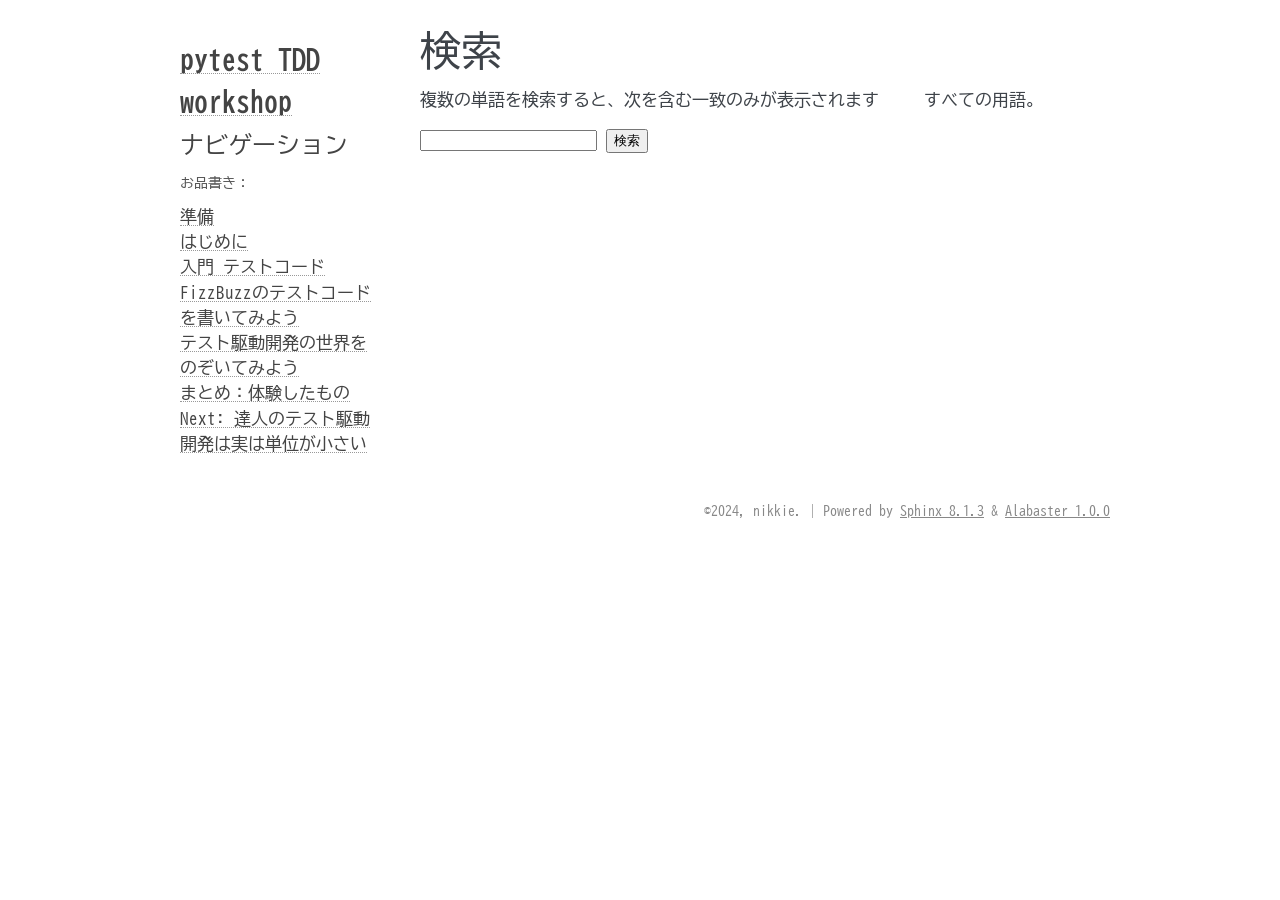
<file: search.html>
<!DOCTYPE html>

<html lang="ja" data-content_root="./">
  <head>
    <meta charset="utf-8" />
    <meta name="viewport" content="width=device-width, initial-scale=1.0" />
    <title>検索 &#8212; pytest TDD workshop  ドキュメント</title>
    <link rel="stylesheet" type="text/css" href="_static/pygments.css?v=d1102ebc" />
    <link rel="stylesheet" type="text/css" href="_static/basic.css?v=686e5160" />
    <link rel="stylesheet" type="text/css" href="_static/alabaster.css?v=e39c5761" />
    <link rel="stylesheet" type="text/css" href="_static/copybutton.css?v=76b2166b" />
    <link rel="stylesheet" type="text/css" href="_static/sphinx-design.min.css?v=95c83b7e" />
    <link rel="stylesheet" type="text/css" href="https://fonts.googleapis.com/css2?family=BIZ+UDGothic" />
    <link rel="stylesheet" type="text/css" href="https://cdnjs.cloudflare.com/ajax/libs/font-awesome/6.1.1/css/all.min.css" />
    
    <script src="_static/documentation_options.js?v=c033477b"></script>
    <script src="_static/doctools.js?v=9bcbadda"></script>
    <script src="_static/sphinx_highlight.js?v=dc90522c"></script>
    <script src="_static/clipboard.min.js?v=a7894cd8"></script>
    <script src="_static/copybutton.js?v=f281be69"></script>
    <script src="_static/translations.js?v=4755f45a"></script>
    <script src="_static/design-tabs.js?v=f930bc37"></script>
    <script src="_static/searchtools.js"></script>
    <script src="_static/language_data.js"></script>
    <link rel="index" title="索引" href="genindex.html" />
    <link rel="search" title="検索" href="#" />
    <script src="searchindex.js" defer="defer"></script>
    <meta name="robots" content="noindex" />
    
   
  <link rel="stylesheet" href="_static/custom.css" type="text/css" />
  

  
  


  </head><body>
  

    <div class="document">
      <div class="documentwrapper">
        <div class="bodywrapper">
          

          <div class="body" role="main">
            
  <h1 id="search-documentation">検索</h1>
  
  <noscript>
  <div class="admonition warning">
  <p>
    検索機能を使うには JavaScript を有効にしてください。
  </p>
  </div>
  </noscript>
  
  
  <p>
    複数の単語を検索すると、次を含む一致のみが表示されます
     すべての用語。
  </p>
  
  
  <form action="" method="get">
    <input type="text" name="q" aria-labelledby="search-documentation" value="" autocomplete="off" autocorrect="off" autocapitalize="off" spellcheck="false"/>
    <input type="submit" value="検索" />
    <span id="search-progress" style="padding-left: 10px"></span>
  </form>
  
  
  <div id="search-results"></div>
  

          </div>
          
        </div>
      </div>
      <div class="sphinxsidebar" role="navigation" aria-label="Main">
        <div class="sphinxsidebarwrapper">
<h1 class="logo"><a href="index.html">pytest TDD workshop</a></h1>








<h3>ナビゲーション</h3>
<p class="caption" role="heading"><span class="caption-text">お品書き：</span></p>
<ul>
<li class="toctree-l1"><a class="reference internal" href="preparation.html">準備</a></li>
<li class="toctree-l1"><a class="reference internal" href="introduction.html">はじめに</a></li>
<li class="toctree-l1"><a class="reference internal" href="pytest-first-time.html">入門 テストコード</a></li>
<li class="toctree-l1"><a class="reference internal" href="pytest-fizzbuzz.html">FizzBuzzのテストコードを書いてみよう</a></li>
<li class="toctree-l1"><a class="reference internal" href="tdd-first-time.html">テスト駆動開発の世界をのぞいてみよう</a></li>
<li class="toctree-l1"><a class="reference internal" href="tdd-first-time.html#id8">まとめ：体験したもの</a></li>
<li class="toctree-l1"><a class="reference internal" href="tdd-first-time.html#next">Next: 達人のテスト駆動開発は実は単位が小さい</a></li>
</ul>

<div class="relations">
<h3>Related Topics</h3>
<ul>
  <li><a href="index.html">Documentation overview</a><ul>
  </ul></li>
</ul>
</div>








        </div>
      </div>
      <div class="clearer"></div>
    </div>
    <div class="footer">
      &#169;2024, nikkie.
      
      |
      Powered by <a href="https://www.sphinx-doc.org/">Sphinx 8.1.3</a>
      &amp; <a href="https://alabaster.readthedocs.io">Alabaster 1.0.0</a>
      
    </div>

    

    
  </body>
</html>
</file>
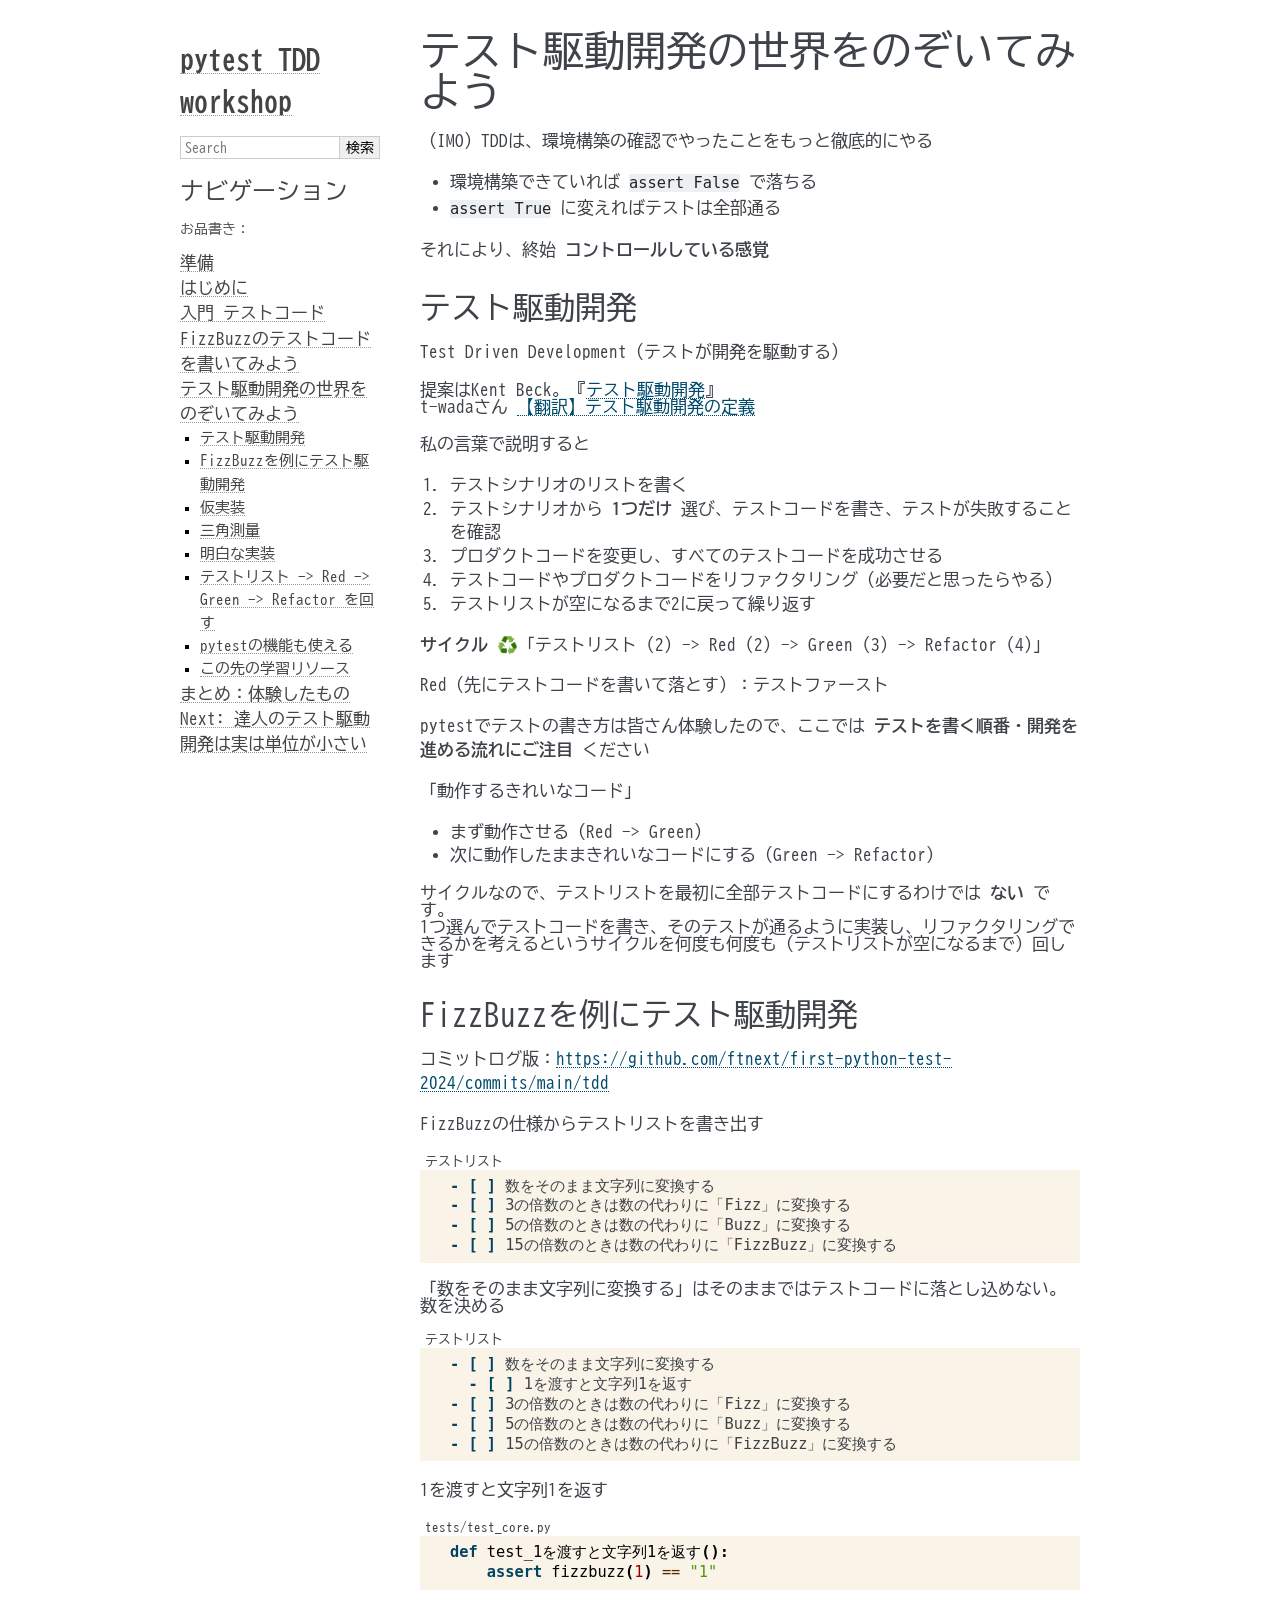
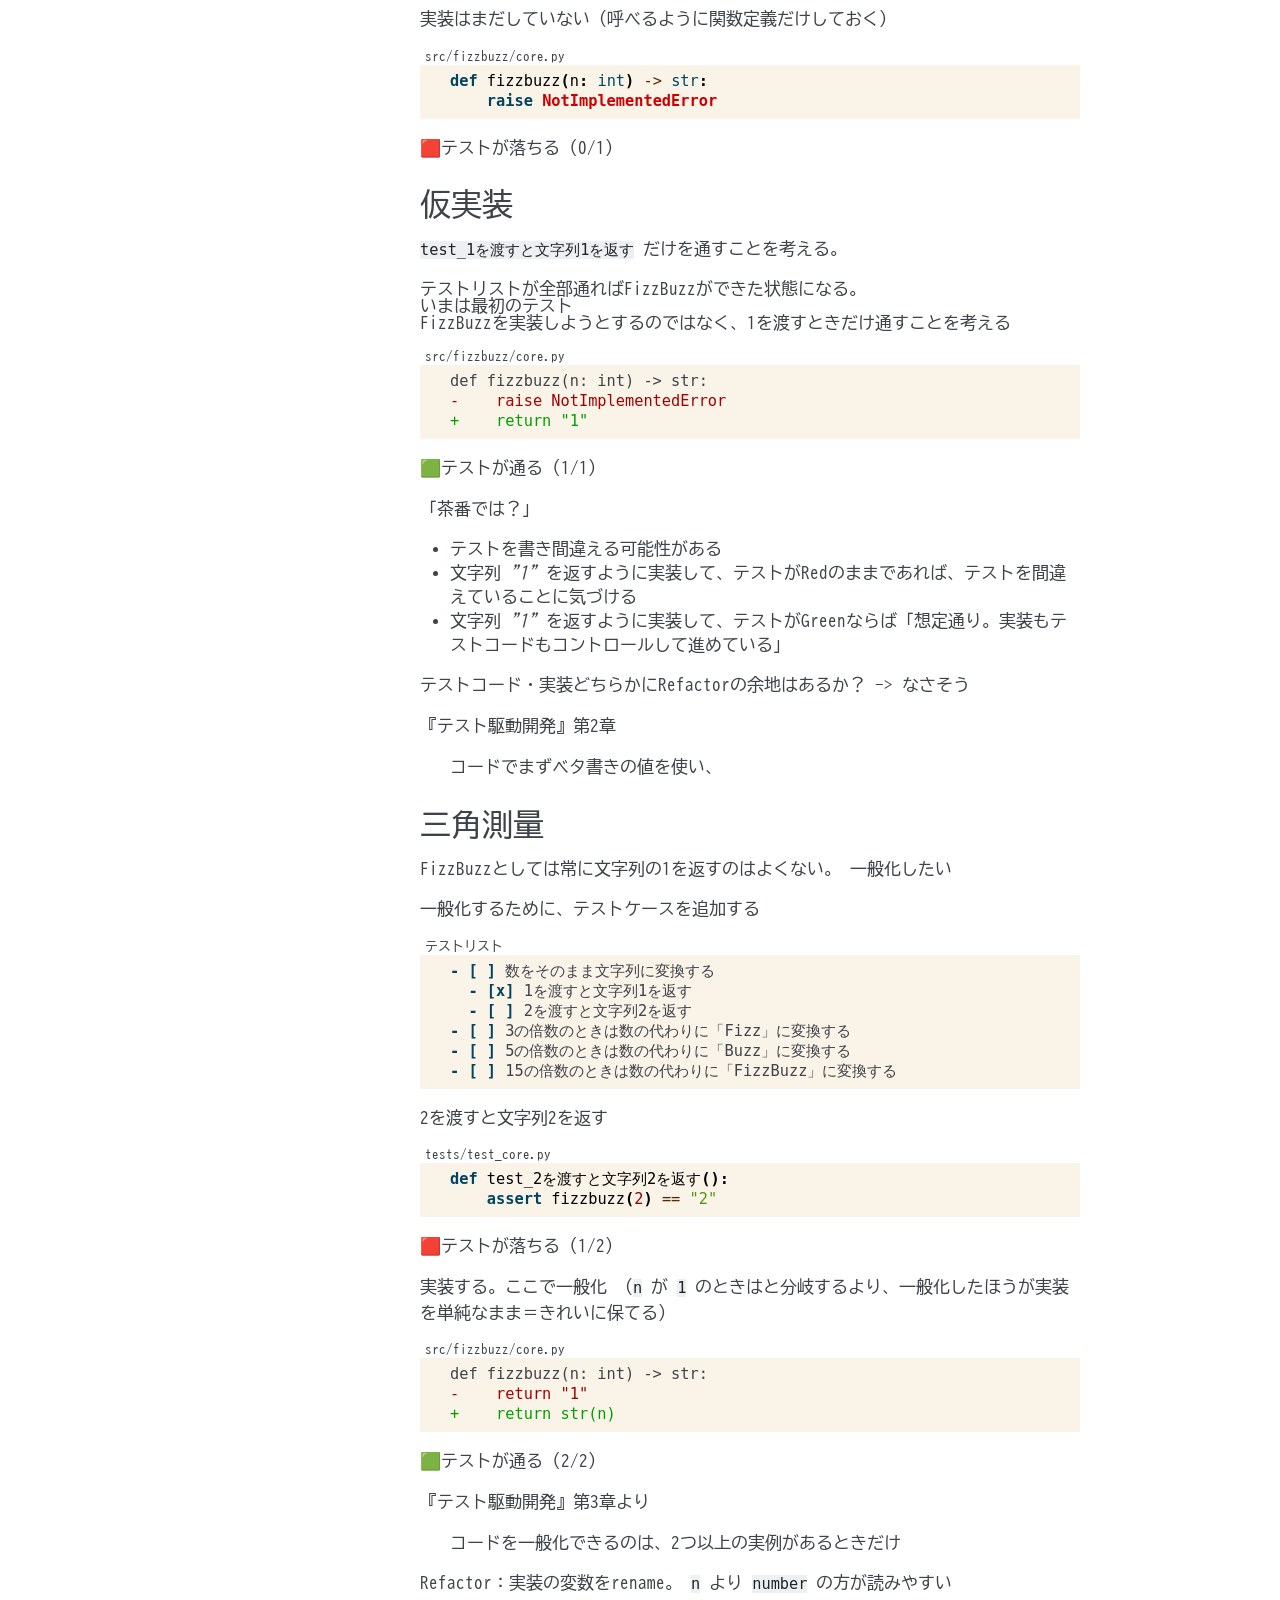
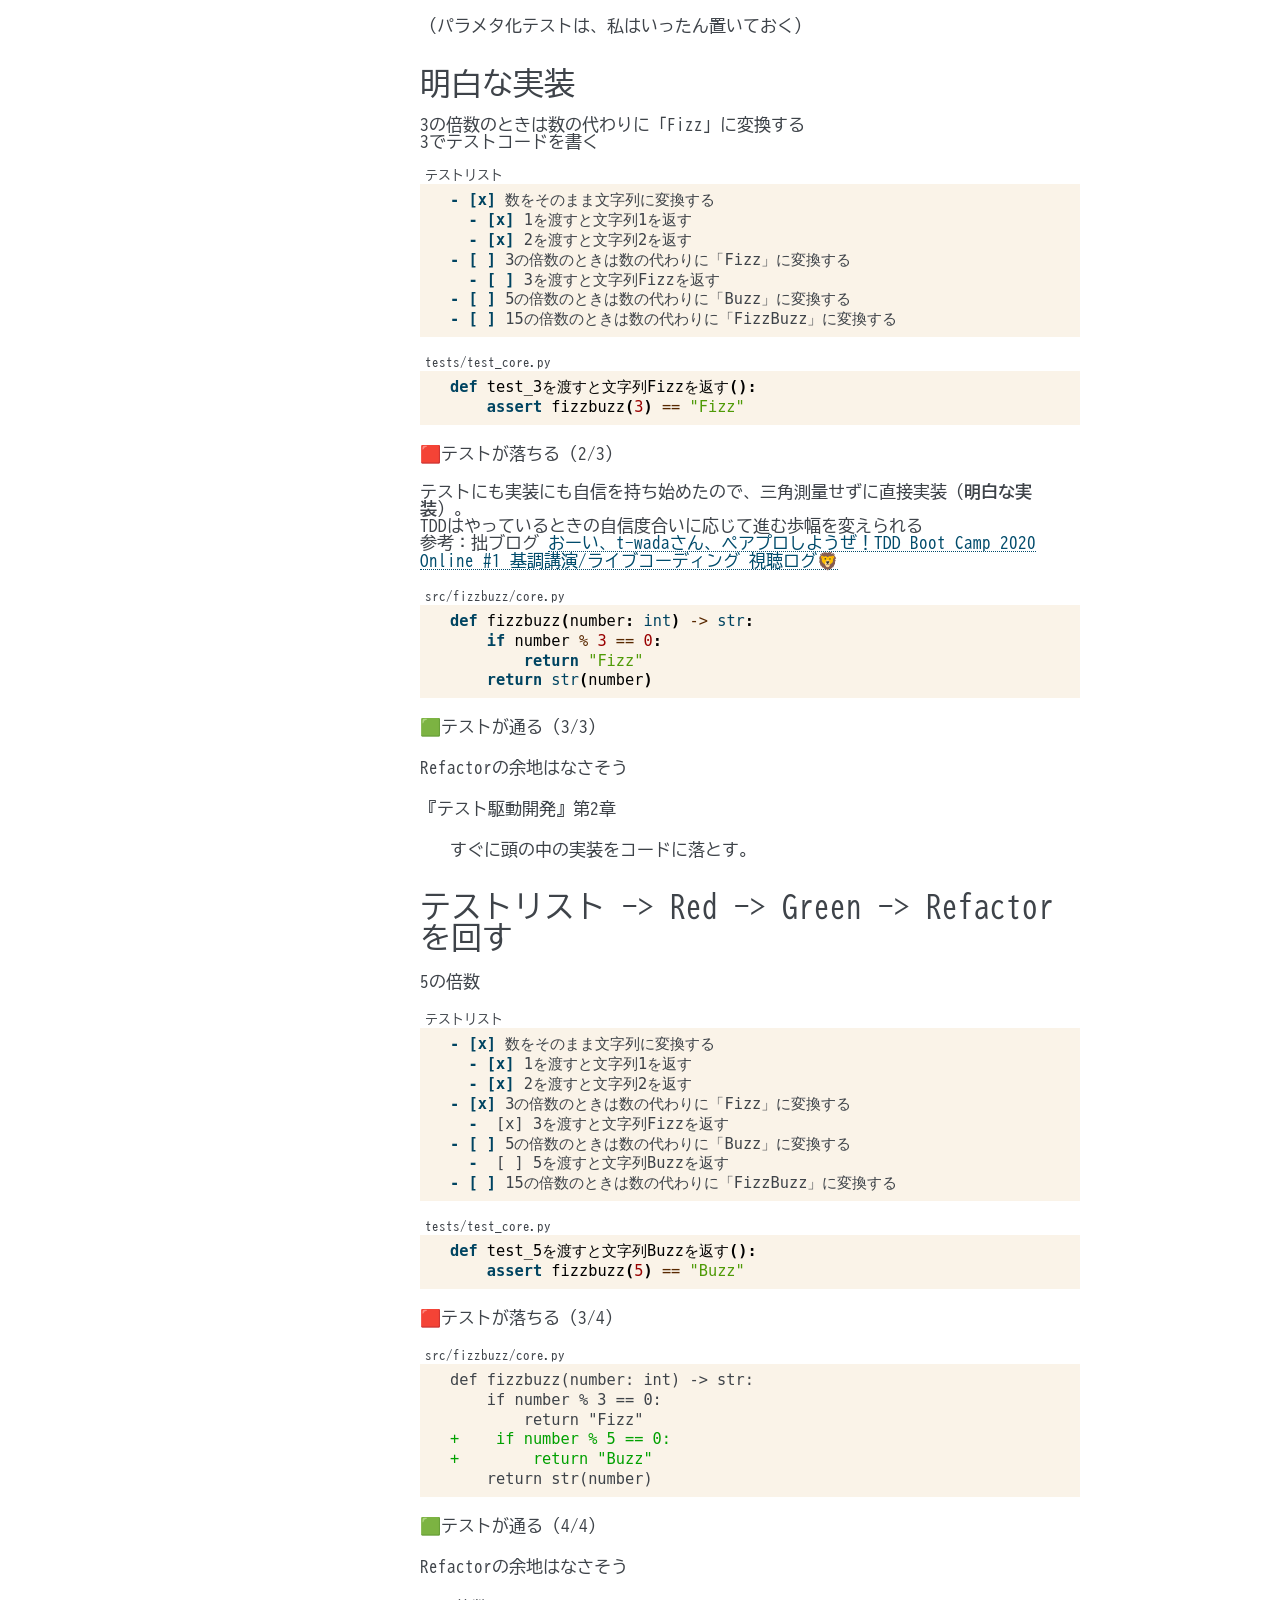
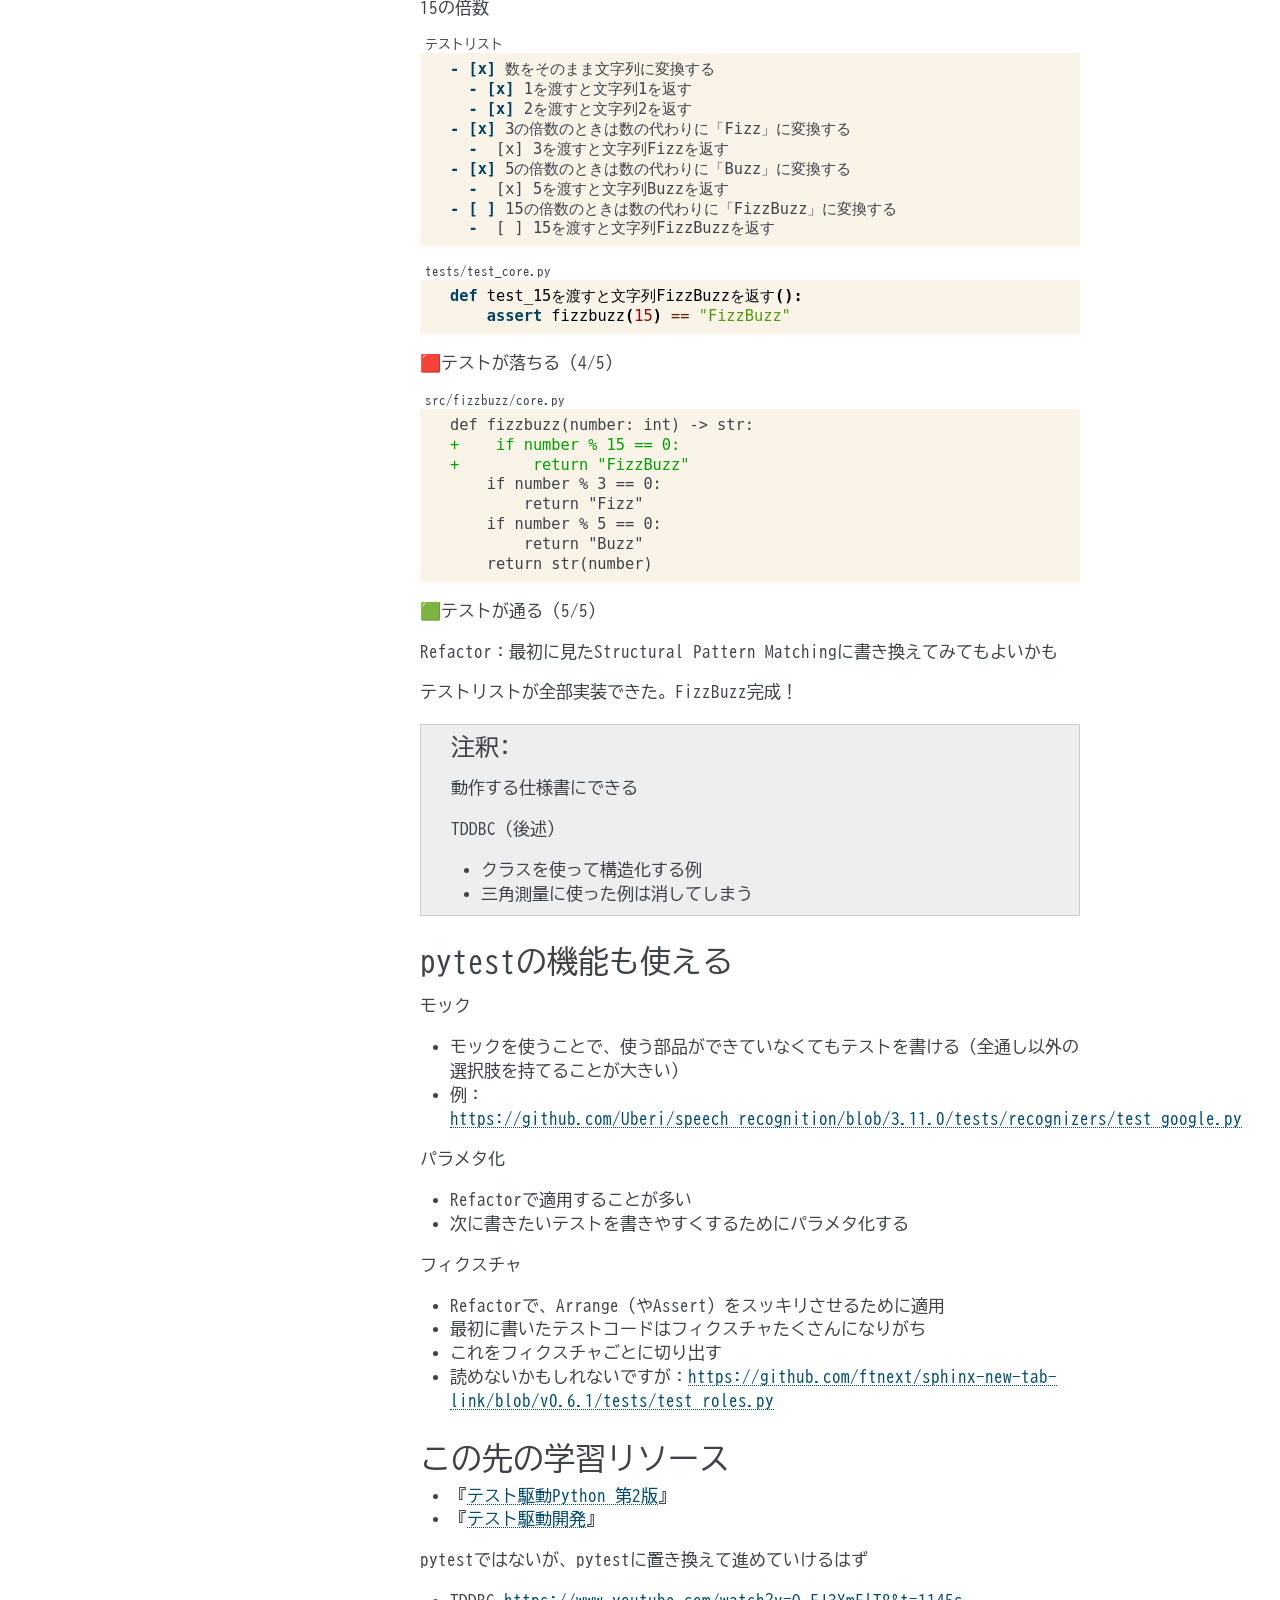
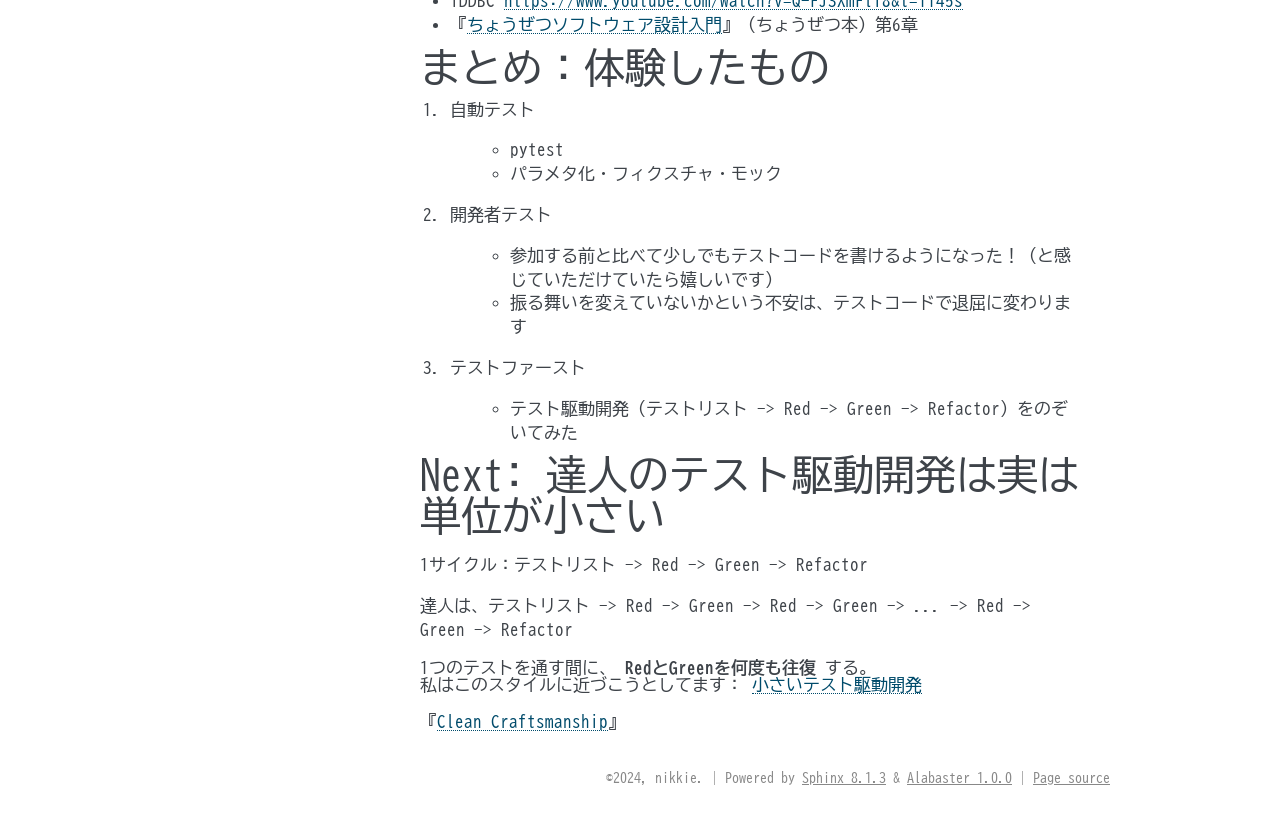
<file: tdd-first-time.html>
<!DOCTYPE html>

<html lang="ja" data-content_root="./">
  <head>
    <meta charset="utf-8" />
    <meta name="viewport" content="width=device-width, initial-scale=1.0" /><meta name="viewport" content="width=device-width, initial-scale=1" />
<meta property="og:title" content="テスト駆動開発の世界をのぞいてみよう" />
<meta property="og:type" content="website" />
<meta property="og:url" content="tdd-first-time.html" />
<meta property="og:site_name" content="pytest TDD workshop" />
<meta property="og:description" content="（IMO）TDDは、環境構築の確認でやったことをもっと徹底的にやる 環境構築できていれば assert False で落ちる, assert True に変えればテストは全部通る. それにより、終始 コントロールしている感覚 テスト駆動開発: Test Driven Development（テストが開発を駆動する） 提案はKent Beck。『 テスト駆動開発 』, t-wadaさん 【翻訳..." />
<meta name="description" content="（IMO）TDDは、環境構築の確認でやったことをもっと徹底的にやる 環境構築できていれば assert False で落ちる, assert True に変えればテストは全部通る. それにより、終始 コントロールしている感覚 テスト駆動開発: Test Driven Development（テストが開発を駆動する） 提案はKent Beck。『 テスト駆動開発 』, t-wadaさん 【翻訳..." />

    <title>テスト駆動開発の世界をのぞいてみよう &#8212; pytest TDD workshop  ドキュメント</title>
    <link rel="stylesheet" type="text/css" href="_static/pygments.css?v=d1102ebc" />
    <link rel="stylesheet" type="text/css" href="_static/basic.css?v=686e5160" />
    <link rel="stylesheet" type="text/css" href="_static/alabaster.css?v=e39c5761" />
    <link rel="stylesheet" type="text/css" href="_static/copybutton.css?v=76b2166b" />
    <link rel="stylesheet" type="text/css" href="_static/sphinx-design.min.css?v=95c83b7e" />
    <link rel="stylesheet" type="text/css" href="https://fonts.googleapis.com/css2?family=BIZ+UDGothic" />
    <link rel="stylesheet" type="text/css" href="https://cdnjs.cloudflare.com/ajax/libs/font-awesome/6.1.1/css/all.min.css" />
    <script src="_static/documentation_options.js?v=c033477b"></script>
    <script src="_static/doctools.js?v=9bcbadda"></script>
    <script src="_static/sphinx_highlight.js?v=dc90522c"></script>
    <script src="_static/clipboard.min.js?v=a7894cd8"></script>
    <script src="_static/copybutton.js?v=f281be69"></script>
    <script src="_static/translations.js?v=4755f45a"></script>
    <script src="_static/design-tabs.js?v=f930bc37"></script>
    <link rel="index" title="索引" href="genindex.html" />
    <link rel="search" title="検索" href="search.html" />
    <link rel="prev" title="FizzBuzzのテストコードを書いてみよう" href="pytest-fizzbuzz.html" />
   
  <link rel="stylesheet" href="_static/custom.css" type="text/css" />
  

  
  

  </head><body>
  

    <div class="document">
      <div class="documentwrapper">
        <div class="bodywrapper">
          

          <div class="body" role="main">
            
  <section id="id1">
<h1>テスト駆動開発の世界をのぞいてみよう<a class="headerlink" href="#id1" title="Link to this heading">¶</a></h1>
<p>（IMO）TDDは、環境構築の確認でやったことをもっと徹底的にやる</p>
<ul class="simple">
<li><p>環境構築できていれば <code class="docutils literal notranslate"><span class="pre">assert</span> <span class="pre">False</span></code> で落ちる</p></li>
<li><p><code class="docutils literal notranslate"><span class="pre">assert</span> <span class="pre">True</span></code> に変えればテストは全部通る</p></li>
</ul>
<p>それにより、終始 <strong>コントロールしている感覚</strong></p>
<section id="id2">
<h2>テスト駆動開発<a class="headerlink" href="#id2" title="Link to this heading">¶</a></h2>
<p>Test Driven Development（テストが開発を駆動する）</p>
<div class="line-block">
<div class="line">提案はKent Beck。『<a class="reference external" href="https://www.ohmsha.co.jp/book/9784274217883/" rel="noopener noreferrer" target="_blank">テスト駆動開発</a>』</div>
<div class="line">t-wadaさん <a class="reference external" href="https://t-wada.hatenablog.jp/entry/canon-tdd-by-kent-beck#%E7%BF%BB%E8%A8%B3%E3%83%86%E3%82%B9%E3%83%88%E9%A7%86%E5%8B%95%E9%96%8B%E7%99%BA%E3%81%AE%E5%AE%9A%E7%BE%A9" rel="noopener noreferrer" target="_blank">【翻訳】テスト駆動開発の定義</a></div>
</div>
<p>私の言葉で説明すると</p>
<ol class="arabic simple">
<li><p>テストシナリオのリストを書く</p></li>
<li><p>テストシナリオから <strong>1つだけ</strong> 選び、テストコードを書き、テストが失敗することを確認</p></li>
<li><p>プロダクトコードを変更し、すべてのテストコードを成功させる</p></li>
<li><p>テストコードやプロダクトコードをリファクタリング（必要だと思ったらやる）</p></li>
<li><p>テストリストが空になるまで2に戻って繰り返す</p></li>
</ol>
<p><strong>サイクル</strong> ♻️「テストリスト (2) -&gt; Red (2) -&gt; Green (3) -&gt; Refactor (4)」</p>
<p>Red（先にテストコードを書いて落とす）：テストファースト</p>
<p>pytestでテストの書き方は皆さん体験したので、ここでは <strong>テストを書く順番・開発を進める流れにご注目</strong> ください</p>
<p>「動作するきれいなコード」</p>
<ul class="simple">
<li><p>まず動作させる（Red -&gt; Green）</p></li>
<li><p>次に動作したままきれいなコードにする（Green -&gt; Refactor）</p></li>
</ul>
<div class="line-block">
<div class="line">サイクルなので、テストリストを最初に全部テストコードにするわけでは <strong>ない</strong> です。</div>
<div class="line">1つ選んでテストコードを書き、そのテストが通るように実装し、リファクタリングできるかを考えるというサイクルを何度も何度も（テストリストが空になるまで）回します</div>
</div>
</section>
<section id="fizzbuzz">
<h2>FizzBuzzを例にテスト駆動開発<a class="headerlink" href="#fizzbuzz" title="Link to this heading">¶</a></h2>
<p>コミットログ版：<a class="reference external" href="https://github.com/ftnext/first-python-test-2024/commits/main/tdd" rel="noopener noreferrer" target="_blank">https://github.com/ftnext/first-python-test-2024/commits/main/tdd</a></p>
<p>FizzBuzzの仕様からテストリストを書き出す</p>
<div class="literal-block-wrapper docutils container" id="id9">
<div class="code-block-caption"><span class="caption-text">テストリスト</span><a class="headerlink" href="#id9" title="Link to this code">¶</a></div>
<div class="highlight-markdown notranslate"><div class="highlight"><pre><span></span><span class="k">- [ ]</span> 数をそのまま文字列に変換する
<span class="k">- [ ]</span> 3の倍数のときは数の代わりに「Fizz」に変換する
<span class="k">- [ ]</span> 5の倍数のときは数の代わりに「Buzz」に変換する
<span class="k">- [ ]</span> 15の倍数のときは数の代わりに「FizzBuzz」に変換する
</pre></div>
</div>
</div>
<div class="line-block">
<div class="line">「数をそのまま文字列に変換する」はそのままではテストコードに落とし込めない。</div>
<div class="line">数を決める</div>
</div>
<div class="literal-block-wrapper docutils container" id="id10">
<div class="code-block-caption"><span class="caption-text">テストリスト</span><a class="headerlink" href="#id10" title="Link to this code">¶</a></div>
<div class="highlight-markdown notranslate"><div class="highlight"><pre><span></span><span class="k">- [ ]</span> 数をそのまま文字列に変換する
<span class="w">  </span><span class="k">- [ ]</span> 1を渡すと文字列1を返す
<span class="k">- [ ]</span> 3の倍数のときは数の代わりに「Fizz」に変換する
<span class="k">- [ ]</span> 5の倍数のときは数の代わりに「Buzz」に変換する
<span class="k">- [ ]</span> 15の倍数のときは数の代わりに「FizzBuzz」に変換する
</pre></div>
</div>
</div>
<p>1を渡すと文字列1を返す</p>
<div class="literal-block-wrapper docutils container" id="id11">
<div class="code-block-caption"><span class="caption-text">tests/test_core.py</span><a class="headerlink" href="#id11" title="Link to this code">¶</a></div>
<div class="highlight-python notranslate"><div class="highlight"><pre><span></span><span class="k">def</span> <span class="nf">test_1を渡すと文字列1を返す</span><span class="p">():</span>
    <span class="k">assert</span> <span class="n">fizzbuzz</span><span class="p">(</span><span class="mi">1</span><span class="p">)</span> <span class="o">==</span> <span class="s2">&quot;1&quot;</span>
</pre></div>
</div>
</div>
<p>実装はまだしていない（呼べるように関数定義だけしておく）</p>
<div class="literal-block-wrapper docutils container" id="id12">
<div class="code-block-caption"><span class="caption-text">src/fizzbuzz/core.py</span><a class="headerlink" href="#id12" title="Link to this code">¶</a></div>
<div class="highlight-python notranslate"><div class="highlight"><pre><span></span><span class="k">def</span> <span class="nf">fizzbuzz</span><span class="p">(</span><span class="n">n</span><span class="p">:</span> <span class="nb">int</span><span class="p">)</span> <span class="o">-&gt;</span> <span class="nb">str</span><span class="p">:</span>
    <span class="k">raise</span> <span class="ne">NotImplementedError</span>
</pre></div>
</div>
</div>
<p>🟥テストが落ちる (0/1)</p>
</section>
<section id="id4">
<h2>仮実装<a class="headerlink" href="#id4" title="Link to this heading">¶</a></h2>
<p><code class="docutils literal notranslate"><span class="pre">test_1を渡すと文字列1を返す</span></code> だけを通すことを考える。</p>
<div class="line-block">
<div class="line">テストリストが全部通ればFizzBuzzができた状態になる。</div>
<div class="line">いまは最初のテスト</div>
<div class="line">FizzBuzzを実装しようとするのではなく、1を渡すときだけ通すことを考える</div>
</div>
<div class="literal-block-wrapper docutils container" id="id13">
<div class="code-block-caption"><span class="caption-text">src/fizzbuzz/core.py</span><a class="headerlink" href="#id13" title="Link to this code">¶</a></div>
<div class="highlight-diff notranslate"><div class="highlight"><pre><span></span>def fizzbuzz(n: int) -&gt; str:
<span class="gd">-    raise NotImplementedError</span>
<span class="gi">+    return &quot;1&quot;</span>
</pre></div>
</div>
</div>
<p>🟩テストが通る (1/1)</p>
<p>「茶番では？」</p>
<ul class="simple">
<li><p>テストを書き間違える可能性がある</p></li>
<li><p>文字列 <cite>&quot;1&quot;</cite> を返すように実装して、テストがRedのままであれば、テストを間違えていることに気づける</p></li>
<li><p>文字列 <cite>&quot;1&quot;</cite> を返すように実装して、テストがGreenならば「想定通り。実装もテストコードもコントロールして進めている」</p></li>
</ul>
<p>テストコード・実装どちらかにRefactorの余地はあるか？ -&gt; なさそう</p>
<p>『テスト駆動開発』第2章</p>
<blockquote>
<div><p>コードでまずベタ書きの値を使い、</p>
</div></blockquote>
</section>
<section id="id5">
<h2>三角測量<a class="headerlink" href="#id5" title="Link to this heading">¶</a></h2>
<p>FizzBuzzとしては常に文字列の1を返すのはよくない。
一般化したい</p>
<p>一般化するために、テストケースを追加する</p>
<div class="literal-block-wrapper docutils container" id="id14">
<div class="code-block-caption"><span class="caption-text">テストリスト</span><a class="headerlink" href="#id14" title="Link to this code">¶</a></div>
<div class="highlight-markdown notranslate"><div class="highlight"><pre><span></span><span class="k">- [ ]</span> 数をそのまま文字列に変換する
<span class="w">  </span><span class="k">- [x]</span> 1を渡すと文字列1を返す
<span class="w">  </span><span class="k">- [ ]</span> 2を渡すと文字列2を返す
<span class="k">- [ ]</span> 3の倍数のときは数の代わりに「Fizz」に変換する
<span class="k">- [ ]</span> 5の倍数のときは数の代わりに「Buzz」に変換する
<span class="k">- [ ]</span> 15の倍数のときは数の代わりに「FizzBuzz」に変換する
</pre></div>
</div>
</div>
<p>2を渡すと文字列2を返す</p>
<div class="literal-block-wrapper docutils container" id="id15">
<div class="code-block-caption"><span class="caption-text">tests/test_core.py</span><a class="headerlink" href="#id15" title="Link to this code">¶</a></div>
<div class="highlight-python notranslate"><div class="highlight"><pre><span></span><span class="k">def</span> <span class="nf">test_2を渡すと文字列2を返す</span><span class="p">():</span>
    <span class="k">assert</span> <span class="n">fizzbuzz</span><span class="p">(</span><span class="mi">2</span><span class="p">)</span> <span class="o">==</span> <span class="s2">&quot;2&quot;</span>
</pre></div>
</div>
</div>
<p>🟥テストが落ちる (1/2)</p>
<p>実装する。ここで一般化
（<code class="docutils literal notranslate"><span class="pre">n</span></code> が <code class="docutils literal notranslate"><span class="pre">1</span></code> のときはと分岐するより、一般化したほうが実装を単純なまま＝きれいに保てる）</p>
<div class="literal-block-wrapper docutils container" id="id16">
<div class="code-block-caption"><span class="caption-text">src/fizzbuzz/core.py</span><a class="headerlink" href="#id16" title="Link to this code">¶</a></div>
<div class="highlight-diff notranslate"><div class="highlight"><pre><span></span>def fizzbuzz(n: int) -&gt; str:
<span class="gd">-    return &quot;1&quot;</span>
<span class="gi">+    return str(n)</span>
</pre></div>
</div>
</div>
<p>🟩テストが通る (2/2)</p>
<p>『テスト駆動開発』第3章より</p>
<blockquote>
<div><p>コードを一般化できるのは、2つ以上の実例があるときだけ</p>
</div></blockquote>
<p>Refactor：実装の変数をrename。 <code class="docutils literal notranslate"><span class="pre">n</span></code> より <code class="docutils literal notranslate"><span class="pre">number</span></code> の方が読みやすい</p>
<p>（パラメタ化テストは、私はいったん置いておく）</p>
</section>
<section id="id6">
<h2>明白な実装<a class="headerlink" href="#id6" title="Link to this heading">¶</a></h2>
<div class="line-block">
<div class="line">3の倍数のときは数の代わりに「Fizz」に変換する</div>
<div class="line">3でテストコードを書く</div>
</div>
<div class="literal-block-wrapper docutils container" id="id17">
<div class="code-block-caption"><span class="caption-text">テストリスト</span><a class="headerlink" href="#id17" title="Link to this code">¶</a></div>
<div class="highlight-markdown notranslate"><div class="highlight"><pre><span></span><span class="k">- [x]</span> 数をそのまま文字列に変換する
<span class="w">  </span><span class="k">- [x]</span> 1を渡すと文字列1を返す
<span class="w">  </span><span class="k">- [x]</span> 2を渡すと文字列2を返す
<span class="k">- [ ]</span> 3の倍数のときは数の代わりに「Fizz」に変換する
<span class="w">  </span><span class="k">- [ ]</span> 3を渡すと文字列Fizzを返す
<span class="k">- [ ]</span> 5の倍数のときは数の代わりに「Buzz」に変換する
<span class="k">- [ ]</span> 15の倍数のときは数の代わりに「FizzBuzz」に変換する
</pre></div>
</div>
</div>
<div class="literal-block-wrapper docutils container" id="id18">
<div class="code-block-caption"><span class="caption-text">tests/test_core.py</span><a class="headerlink" href="#id18" title="Link to this code">¶</a></div>
<div class="highlight-python notranslate"><div class="highlight"><pre><span></span><span class="k">def</span> <span class="nf">test_3を渡すと文字列Fizzを返す</span><span class="p">():</span>
    <span class="k">assert</span> <span class="n">fizzbuzz</span><span class="p">(</span><span class="mi">3</span><span class="p">)</span> <span class="o">==</span> <span class="s2">&quot;Fizz&quot;</span>
</pre></div>
</div>
</div>
<p>🟥テストが落ちる (2/3)</p>
<div class="line-block">
<div class="line">テストにも実装にも自信を持ち始めたので、三角測量せずに直接実装（<strong>明白な実装</strong>）。</div>
<div class="line">TDDはやっているときの自信度合いに応じて進む歩幅を変えられる</div>
<div class="line">参考：拙ブログ <a class="reference external" href="https://nikkie-ftnext.hatenablog.com/entry/tddbc-2020-online-archive-twada-keynote-live-coding-log" rel="noopener noreferrer" target="_blank">おーい、t-wadaさん、ペアプロしようぜ！TDD Boot Camp 2020 Online #1 基調講演/ライブコーディング 視聴ログ🦁</a></div>
</div>
<div class="literal-block-wrapper docutils container" id="id19">
<div class="code-block-caption"><span class="caption-text">src/fizzbuzz/core.py</span><a class="headerlink" href="#id19" title="Link to this code">¶</a></div>
<div class="highlight-python notranslate"><div class="highlight"><pre><span></span><span class="k">def</span> <span class="nf">fizzbuzz</span><span class="p">(</span><span class="n">number</span><span class="p">:</span> <span class="nb">int</span><span class="p">)</span> <span class="o">-&gt;</span> <span class="nb">str</span><span class="p">:</span>
    <span class="k">if</span> <span class="n">number</span> <span class="o">%</span> <span class="mi">3</span> <span class="o">==</span> <span class="mi">0</span><span class="p">:</span>
        <span class="k">return</span> <span class="s2">&quot;Fizz&quot;</span>
    <span class="k">return</span> <span class="nb">str</span><span class="p">(</span><span class="n">number</span><span class="p">)</span>
</pre></div>
</div>
</div>
<p>🟩テストが通る (3/3)</p>
<p>Refactorの余地はなさそう</p>
<p>『テスト駆動開発』第2章</p>
<blockquote>
<div><p>すぐに頭の中の実装をコードに落とす。</p>
</div></blockquote>
</section>
<section id="red-green-refactor">
<h2>テストリスト -&gt; Red -&gt; Green -&gt; Refactor を回す<a class="headerlink" href="#red-green-refactor" title="Link to this heading">¶</a></h2>
<p>5の倍数</p>
<div class="literal-block-wrapper docutils container" id="id20">
<div class="code-block-caption"><span class="caption-text">テストリスト</span><a class="headerlink" href="#id20" title="Link to this code">¶</a></div>
<div class="highlight-markdown notranslate"><div class="highlight"><pre><span></span><span class="k">- [x]</span> 数をそのまま文字列に変換する
<span class="w">  </span><span class="k">- [x]</span> 1を渡すと文字列1を返す
<span class="w">  </span><span class="k">- [x]</span> 2を渡すと文字列2を返す
<span class="k">- [x]</span> 3の倍数のときは数の代わりに「Fizz」に変換する
<span class="w">  </span><span class="k">-</span><span class="w"> </span> [x] 3を渡すと文字列Fizzを返す
<span class="k">- [ ]</span> 5の倍数のときは数の代わりに「Buzz」に変換する
<span class="w">  </span><span class="k">-</span><span class="w"> </span> [ ] 5を渡すと文字列Buzzを返す
<span class="k">- [ ]</span> 15の倍数のときは数の代わりに「FizzBuzz」に変換する
</pre></div>
</div>
</div>
<div class="literal-block-wrapper docutils container" id="id21">
<div class="code-block-caption"><span class="caption-text">tests/test_core.py</span><a class="headerlink" href="#id21" title="Link to this code">¶</a></div>
<div class="highlight-python notranslate"><div class="highlight"><pre><span></span><span class="k">def</span> <span class="nf">test_5を渡すと文字列Buzzを返す</span><span class="p">():</span>
    <span class="k">assert</span> <span class="n">fizzbuzz</span><span class="p">(</span><span class="mi">5</span><span class="p">)</span> <span class="o">==</span> <span class="s2">&quot;Buzz&quot;</span>
</pre></div>
</div>
</div>
<p>🟥テストが落ちる (3/4)</p>
<div class="literal-block-wrapper docutils container" id="id22">
<div class="code-block-caption"><span class="caption-text">src/fizzbuzz/core.py</span><a class="headerlink" href="#id22" title="Link to this code">¶</a></div>
<div class="highlight-diff notranslate"><div class="highlight"><pre><span></span>def fizzbuzz(number: int) -&gt; str:
<span class="w"> </span>   if number % 3 == 0:
<span class="w"> </span>       return &quot;Fizz&quot;
<span class="gi">+    if number % 5 == 0:</span>
<span class="gi">+        return &quot;Buzz&quot;</span>
<span class="w"> </span>   return str(number)
</pre></div>
</div>
</div>
<p>🟩テストが通る (4/4)</p>
<p>Refactorの余地はなさそう</p>
<p>15の倍数</p>
<div class="literal-block-wrapper docutils container" id="id23">
<div class="code-block-caption"><span class="caption-text">テストリスト</span><a class="headerlink" href="#id23" title="Link to this code">¶</a></div>
<div class="highlight-markdown notranslate"><div class="highlight"><pre><span></span><span class="k">- [x]</span> 数をそのまま文字列に変換する
<span class="w">  </span><span class="k">- [x]</span> 1を渡すと文字列1を返す
<span class="w">  </span><span class="k">- [x]</span> 2を渡すと文字列2を返す
<span class="k">- [x]</span> 3の倍数のときは数の代わりに「Fizz」に変換する
<span class="w">  </span><span class="k">-</span><span class="w"> </span> [x] 3を渡すと文字列Fizzを返す
<span class="k">- [x]</span> 5の倍数のときは数の代わりに「Buzz」に変換する
<span class="w">  </span><span class="k">-</span><span class="w"> </span> [x] 5を渡すと文字列Buzzを返す
<span class="k">- [ ]</span> 15の倍数のときは数の代わりに「FizzBuzz」に変換する
<span class="w">  </span><span class="k">-</span><span class="w"> </span> [ ] 15を渡すと文字列FizzBuzzを返す
</pre></div>
</div>
</div>
<div class="literal-block-wrapper docutils container" id="id24">
<div class="code-block-caption"><span class="caption-text">tests/test_core.py</span><a class="headerlink" href="#id24" title="Link to this code">¶</a></div>
<div class="highlight-python notranslate"><div class="highlight"><pre><span></span><span class="k">def</span> <span class="nf">test_15を渡すと文字列FizzBuzzを返す</span><span class="p">():</span>
    <span class="k">assert</span> <span class="n">fizzbuzz</span><span class="p">(</span><span class="mi">15</span><span class="p">)</span> <span class="o">==</span> <span class="s2">&quot;FizzBuzz&quot;</span>
</pre></div>
</div>
</div>
<p>🟥テストが落ちる (4/5)</p>
<div class="literal-block-wrapper docutils container" id="id25">
<div class="code-block-caption"><span class="caption-text">src/fizzbuzz/core.py</span><a class="headerlink" href="#id25" title="Link to this code">¶</a></div>
<div class="highlight-diff notranslate"><div class="highlight"><pre><span></span>def fizzbuzz(number: int) -&gt; str:
<span class="gi">+    if number % 15 == 0:</span>
<span class="gi">+        return &quot;FizzBuzz&quot;</span>
<span class="w"> </span>   if number % 3 == 0:
<span class="w"> </span>       return &quot;Fizz&quot;
<span class="w"> </span>   if number % 5 == 0:
<span class="w"> </span>       return &quot;Buzz&quot;
<span class="w"> </span>   return str(number)
</pre></div>
</div>
</div>
<p>🟩テストが通る (5/5)</p>
<p>Refactor：最初に見たStructural Pattern Matchingに書き換えてみてもよいかも</p>
<p>テストリストが全部実装できた。FizzBuzz完成！</p>
<div class="admonition note">
<p class="admonition-title">注釈</p>
<p>動作する仕様書にできる</p>
<p>TDDBC（後述）</p>
<ul class="simple">
<li><p>クラスを使って構造化する例</p></li>
<li><p>三角測量に使った例は消してしまう</p></li>
</ul>
</div>
</section>
<section id="pytest">
<h2>pytestの機能も使える<a class="headerlink" href="#pytest" title="Link to this heading">¶</a></h2>
<p>モック</p>
<ul class="simple">
<li><p>モックを使うことで、使う部品ができていなくてもテストを書ける（全通し以外の選択肢を持てることが大きい）</p></li>
<li><p>例：<a class="reference external" href="https://github.com/Uberi/speech_recognition/blob/3.11.0/tests/recognizers/test_google.py" rel="noopener noreferrer" target="_blank">https://github.com/Uberi/speech_recognition/blob/3.11.0/tests/recognizers/test_google.py</a></p></li>
</ul>
<p>パラメタ化</p>
<ul class="simple">
<li><p>Refactorで適用することが多い</p></li>
<li><p>次に書きたいテストを書きやすくするためにパラメタ化する</p></li>
</ul>
<p>フィクスチャ</p>
<ul class="simple">
<li><p>Refactorで、Arrange（やAssert）をスッキリさせるために適用</p></li>
<li><p>最初に書いたテストコードはフィクスチャたくさんになりがち</p></li>
<li><p>これをフィクスチャごとに切り出す</p></li>
<li><p>読めないかもしれないですが：<a class="reference external" href="https://github.com/ftnext/sphinx-new-tab-link/blob/v0.6.1/tests/test_roles.py" rel="noopener noreferrer" target="_blank">https://github.com/ftnext/sphinx-new-tab-link/blob/v0.6.1/tests/test_roles.py</a></p></li>
</ul>
</section>
<section id="id7">
<h2>この先の学習リソース<a class="headerlink" href="#id7" title="Link to this heading">¶</a></h2>
<ul class="simple">
<li><p>『<a class="reference external" href="https://www.shoeisha.co.jp/book/detail/9784798177458" rel="noopener noreferrer" target="_blank">テスト駆動Python 第2版</a>』</p></li>
<li><p>『<a class="reference external" href="https://www.ohmsha.co.jp/book/9784274217883/" rel="noopener noreferrer" target="_blank">テスト駆動開発</a>』</p></li>
</ul>
<p>pytestではないが、pytestに置き換えて進めていけるはず</p>
<ul class="simple">
<li><p>TDDBC <a class="reference external" href="https://www.youtube.com/watch?v=Q-FJ3XmFlT8&amp;t=1145s" rel="noopener noreferrer" target="_blank">https://www.youtube.com/watch?v=Q-FJ3XmFlT8&amp;t=1145s</a></p></li>
<li><p>『<a class="reference external" href="https://gihyo.jp/book/2022/978-4-297-13234-7" rel="noopener noreferrer" target="_blank">ちょうぜつソフトウェア設計入門</a>』（ちょうぜつ本）第6章</p></li>
</ul>
</section>
</section>
<section id="id8">
<h1>まとめ：体験したもの<a class="headerlink" href="#id8" title="Link to this heading">¶</a></h1>
<ol class="arabic">
<li><p>自動テスト</p>
<blockquote>
<div><ul class="simple">
<li><p>pytest</p></li>
<li><p>パラメタ化・フィクスチャ・モック</p></li>
</ul>
</div></blockquote>
</li>
<li><p>開発者テスト</p>
<blockquote>
<div><ul class="simple">
<li><p>参加する前と比べて少しでもテストコードを書けるようになった！（と感じていただけていたら嬉しいです）</p></li>
<li><p>振る舞いを変えていないかという不安は、テストコードで退屈に変わります</p></li>
</ul>
</div></blockquote>
</li>
<li><p>テストファースト</p>
<blockquote>
<div><ul class="simple">
<li><p>テスト駆動開発（テストリスト -&gt; Red -&gt; Green -&gt; Refactor）をのぞいてみた</p></li>
</ul>
</div></blockquote>
</li>
</ol>
</section>
<section id="next">
<h1>Next: 達人のテスト駆動開発は実は単位が小さい<a class="headerlink" href="#next" title="Link to this heading">¶</a></h1>
<p>1サイクル：テストリスト -&gt; Red -&gt; Green -&gt; Refactor</p>
<p>達人は、テストリスト -&gt; Red -&gt; Green -&gt; Red -&gt; Green -&gt; ... -&gt; Red -&gt; Green -&gt; Refactor</p>
<div class="line-block">
<div class="line">1つのテストを通す間に、 <strong>RedとGreenを何度も往復</strong> する。</div>
<div class="line">私はこのスタイルに近づこうとしてます： <a class="reference external" href="https://ftnext.github.io/small-technical-2023/chapter-tdd.html" rel="noopener noreferrer" target="_blank">小さいテスト駆動開発</a></div>
</div>
<p>『<a class="reference external" href="https://asciidwango.jp/post/693992928727760896/clean-craftsmanship" rel="noopener noreferrer" target="_blank">Clean Craftsmanship</a>』</p>
</section>


          </div>
          
        </div>
      </div>
      <div class="sphinxsidebar" role="navigation" aria-label="Main">
        <div class="sphinxsidebarwrapper">
<h1 class="logo"><a href="index.html">pytest TDD workshop</a></h1>









<search id="searchbox" style="display: none" role="search">
    <div class="searchformwrapper">
    <form class="search" action="search.html" method="get">
      <input type="text" name="q" aria-labelledby="searchlabel" autocomplete="off" autocorrect="off" autocapitalize="off" spellcheck="false" placeholder="Search"/>
      <input type="submit" value="検索" />
    </form>
    </div>
</search>
<script>document.getElementById('searchbox').style.display = "block"</script><h3>ナビゲーション</h3>
<p class="caption" role="heading"><span class="caption-text">お品書き：</span></p>
<ul class="current">
<li class="toctree-l1"><a class="reference internal" href="preparation.html">準備</a></li>
<li class="toctree-l1"><a class="reference internal" href="introduction.html">はじめに</a></li>
<li class="toctree-l1"><a class="reference internal" href="pytest-first-time.html">入門 テストコード</a></li>
<li class="toctree-l1"><a class="reference internal" href="pytest-fizzbuzz.html">FizzBuzzのテストコードを書いてみよう</a></li>
<li class="toctree-l1 current"><a class="current reference internal" href="#">テスト駆動開発の世界をのぞいてみよう</a><ul>
<li class="toctree-l2"><a class="reference internal" href="#id2">テスト駆動開発</a></li>
<li class="toctree-l2"><a class="reference internal" href="#fizzbuzz">FizzBuzzを例にテスト駆動開発</a></li>
<li class="toctree-l2"><a class="reference internal" href="#id4">仮実装</a></li>
<li class="toctree-l2"><a class="reference internal" href="#id5">三角測量</a></li>
<li class="toctree-l2"><a class="reference internal" href="#id6">明白な実装</a></li>
<li class="toctree-l2"><a class="reference internal" href="#red-green-refactor">テストリスト -&gt; Red -&gt; Green -&gt; Refactor を回す</a></li>
<li class="toctree-l2"><a class="reference internal" href="#pytest">pytestの機能も使える</a></li>
<li class="toctree-l2"><a class="reference internal" href="#id7">この先の学習リソース</a></li>
</ul>
</li>
<li class="toctree-l1"><a class="reference internal" href="#id8">まとめ：体験したもの</a></li>
<li class="toctree-l1"><a class="reference internal" href="#next">Next: 達人のテスト駆動開発は実は単位が小さい</a></li>
</ul>

<div class="relations">
<h3>Related Topics</h3>
<ul>
  <li><a href="index.html">Documentation overview</a><ul>
      <li>Previous: <a href="pytest-fizzbuzz.html" title="前の章へ">FizzBuzzのテストコードを書いてみよう</a></li>
  </ul></li>
</ul>
</div>








        </div>
      </div>
      <div class="clearer"></div>
    </div>
    <div class="footer">
      &#169;2024, nikkie.
      
      |
      Powered by <a href="https://www.sphinx-doc.org/">Sphinx 8.1.3</a>
      &amp; <a href="https://alabaster.readthedocs.io">Alabaster 1.0.0</a>
      
      |
      <a href="_sources/tdd-first-time.rst.txt"
          rel="nofollow">Page source</a>
    </div>

    

    
  </body>
</html>
</file>
<file: _static/pygments.css>
pre { line-height: 125%; }
td.linenos .normal { color: inherit; background-color: transparent; padding-left: 5px; padding-right: 5px; }
span.linenos { color: inherit; background-color: transparent; padding-left: 5px; padding-right: 5px; }
td.linenos .special { color: #000000; background-color: #ffffc0; padding-left: 5px; padding-right: 5px; }
span.linenos.special { color: #000000; background-color: #ffffc0; padding-left: 5px; padding-right: 5px; }
.highlight .hll { background-color: #ffffcc }
.highlight { background: #f8f8f8; }
.highlight .c { color: #8f5902; font-style: italic } /* Comment */
.highlight .err { color: #a40000; border: 1px solid #ef2929 } /* Error */
.highlight .g { color: #000000 } /* Generic */
.highlight .k { color: #004461; font-weight: bold } /* Keyword */
.highlight .l { color: #000000 } /* Literal */
.highlight .n { color: #000000 } /* Name */
.highlight .o { color: #582800 } /* Operator */
.highlight .x { color: #000000 } /* Other */
.highlight .p { color: #000000; font-weight: bold } /* Punctuation */
.highlight .ch { color: #8f5902; font-style: italic } /* Comment.Hashbang */
.highlight .cm { color: #8f5902; font-style: italic } /* Comment.Multiline */
.highlight .cp { color: #8f5902 } /* Comment.Preproc */
.highlight .cpf { color: #8f5902; font-style: italic } /* Comment.PreprocFile */
.highlight .c1 { color: #8f5902; font-style: italic } /* Comment.Single */
.highlight .cs { color: #8f5902; font-style: italic } /* Comment.Special */
.highlight .gd { color: #a40000 } /* Generic.Deleted */
.highlight .ge { color: #000000; font-style: italic } /* Generic.Emph */
.highlight .ges { color: #000000 } /* Generic.EmphStrong */
.highlight .gr { color: #ef2929 } /* Generic.Error */
.highlight .gh { color: #000080; font-weight: bold } /* Generic.Heading */
.highlight .gi { color: #00A000 } /* Generic.Inserted */
.highlight .go { color: #888888 } /* Generic.Output */
.highlight .gp { color: #745334 } /* Generic.Prompt */
.highlight .gs { color: #000000; font-weight: bold } /* Generic.Strong */
.highlight .gu { color: #800080; font-weight: bold } /* Generic.Subheading */
.highlight .gt { color: #a40000; font-weight: bold } /* Generic.Traceback */
.highlight .kc { color: #004461; font-weight: bold } /* Keyword.Constant */
.highlight .kd { color: #004461; font-weight: bold } /* Keyword.Declaration */
.highlight .kn { color: #004461; font-weight: bold } /* Keyword.Namespace */
.highlight .kp { color: #004461; font-weight: bold } /* Keyword.Pseudo */
.highlight .kr { color: #004461; font-weight: bold } /* Keyword.Reserved */
.highlight .kt { color: #004461; font-weight: bold } /* Keyword.Type */
.highlight .ld { color: #000000 } /* Literal.Date */
.highlight .m { color: #990000 } /* Literal.Number */
.highlight .s { color: #4e9a06 } /* Literal.String */
.highlight .na { color: #c4a000 } /* Name.Attribute */
.highlight .nb { color: #004461 } /* Name.Builtin */
.highlight .nc { color: #000000 } /* Name.Class */
.highlight .no { color: #000000 } /* Name.Constant */
.highlight .nd { color: #888888 } /* Name.Decorator */
.highlight .ni { color: #ce5c00 } /* Name.Entity */
.highlight .ne { color: #cc0000; font-weight: bold } /* Name.Exception */
.highlight .nf { color: #000000 } /* Name.Function */
.highlight .nl { color: #f57900 } /* Name.Label */
.highlight .nn { color: #000000 } /* Name.Namespace */
.highlight .nx { color: #000000 } /* Name.Other */
.highlight .py { color: #000000 } /* Name.Property */
.highlight .nt { color: #004461; font-weight: bold } /* Name.Tag */
.highlight .nv { color: #000000 } /* Name.Variable */
.highlight .ow { color: #004461; font-weight: bold } /* Operator.Word */
.highlight .pm { color: #000000; font-weight: bold } /* Punctuation.Marker */
.highlight .w { color: #f8f8f8 } /* Text.Whitespace */
.highlight .mb { color: #990000 } /* Literal.Number.Bin */
.highlight .mf { color: #990000 } /* Literal.Number.Float */
.highlight .mh { color: #990000 } /* Literal.Number.Hex */
.highlight .mi { color: #990000 } /* Literal.Number.Integer */
.highlight .mo { color: #990000 } /* Literal.Number.Oct */
.highlight .sa { color: #4e9a06 } /* Literal.String.Affix */
.highlight .sb { color: #4e9a06 } /* Literal.String.Backtick */
.highlight .sc { color: #4e9a06 } /* Literal.String.Char */
.highlight .dl { color: #4e9a06 } /* Literal.String.Delimiter */
.highlight .sd { color: #8f5902; font-style: italic } /* Literal.String.Doc */
.highlight .s2 { color: #4e9a06 } /* Literal.String.Double */
.highlight .se { color: #4e9a06 } /* Literal.String.Escape */
.highlight .sh { color: #4e9a06 } /* Literal.String.Heredoc */
.highlight .si { color: #4e9a06 } /* Literal.String.Interpol */
.highlight .sx { color: #4e9a06 } /* Literal.String.Other */
.highlight .sr { color: #4e9a06 } /* Literal.String.Regex */
.highlight .s1 { color: #4e9a06 } /* Literal.String.Single */
.highlight .ss { color: #4e9a06 } /* Literal.String.Symbol */
.highlight .bp { color: #3465a4 } /* Name.Builtin.Pseudo */
.highlight .fm { color: #000000 } /* Name.Function.Magic */
.highlight .vc { color: #000000 } /* Name.Variable.Class */
.highlight .vg { color: #000000 } /* Name.Variable.Global */
.highlight .vi { color: #000000 } /* Name.Variable.Instance */
.highlight .vm { color: #000000 } /* Name.Variable.Magic */
.highlight .il { color: #990000 } /* Literal.Number.Integer.Long */
</file>
<file: _static/basic.css>
/*
 * Sphinx stylesheet -- basic theme.
 */

/* -- main layout ----------------------------------------------------------- */

div.clearer {
    clear: both;
}

div.section::after {
    display: block;
    content: '';
    clear: left;
}

/* -- relbar ---------------------------------------------------------------- */

div.related {
    width: 100%;
    font-size: 90%;
}

div.related h3 {
    display: none;
}

div.related ul {
    margin: 0;
    padding: 0 0 0 10px;
    list-style: none;
}

div.related li {
    display: inline;
}

div.related li.right {
    float: right;
    margin-right: 5px;
}

/* -- sidebar --------------------------------------------------------------- */

div.sphinxsidebarwrapper {
    padding: 10px 5px 0 10px;
}

div.sphinxsidebar {
    float: left;
    width: 230px;
    margin-left: -100%;
    font-size: 90%;
    word-wrap: break-word;
    overflow-wrap : break-word;
}

div.sphinxsidebar ul {
    list-style: none;
}

div.sphinxsidebar ul ul,
div.sphinxsidebar ul.want-points {
    margin-left: 20px;
    list-style: square;
}

div.sphinxsidebar ul ul {
    margin-top: 0;
    margin-bottom: 0;
}

div.sphinxsidebar form {
    margin-top: 10px;
}

div.sphinxsidebar input {
    border: 1px solid #98dbcc;
    font-family: sans-serif;
    font-size: 1em;
}

div.sphinxsidebar #searchbox form.search {
    overflow: hidden;
}

div.sphinxsidebar #searchbox input[type="text"] {
    float: left;
    width: 80%;
    padding: 0.25em;
    box-sizing: border-box;
}

div.sphinxsidebar #searchbox input[type="submit"] {
    float: left;
    width: 20%;
    border-left: none;
    padding: 0.25em;
    box-sizing: border-box;
}


img {
    border: 0;
    max-width: 100%;
}

/* -- search page ----------------------------------------------------------- */

ul.search {
    margin-top: 10px;
}

ul.search li {
    padding: 5px 0;
}

ul.search li a {
    font-weight: bold;
}

ul.search li p.context {
    color: #888;
    margin: 2px 0 0 30px;
    text-align: left;
}

ul.keywordmatches li.goodmatch a {
    font-weight: bold;
}

/* -- index page ------------------------------------------------------------ */

table.contentstable {
    width: 90%;
    margin-left: auto;
    margin-right: auto;
}

table.contentstable p.biglink {
    line-height: 150%;
}

a.biglink {
    font-size: 1.3em;
}

span.linkdescr {
    font-style: italic;
    padding-top: 5px;
    font-size: 90%;
}

/* -- general index --------------------------------------------------------- */

table.indextable {
    width: 100%;
}

table.indextable td {
    text-align: left;
    vertical-align: top;
}

table.indextable ul {
    margin-top: 0;
    margin-bottom: 0;
    list-style-type: none;
}

table.indextable > tbody > tr > td > ul {
    padding-left: 0em;
}

table.indextable tr.pcap {
    height: 10px;
}

table.indextable tr.cap {
    margin-top: 10px;
    background-color: #f2f2f2;
}

img.toggler {
    margin-right: 3px;
    margin-top: 3px;
    cursor: pointer;
}

div.modindex-jumpbox {
    border-top: 1px solid #ddd;
    border-bottom: 1px solid #ddd;
    margin: 1em 0 1em 0;
    padding: 0.4em;
}

div.genindex-jumpbox {
    border-top: 1px solid #ddd;
    border-bottom: 1px solid #ddd;
    margin: 1em 0 1em 0;
    padding: 0.4em;
}

/* -- domain module index --------------------------------------------------- */

table.modindextable td {
    padding: 2px;
    border-collapse: collapse;
}

/* -- general body styles --------------------------------------------------- */

div.body {
    min-width: inherit;
    max-width: 800px;
}

div.body p, div.body dd, div.body li, div.body blockquote {
    -moz-hyphens: auto;
    -ms-hyphens: auto;
    -webkit-hyphens: auto;
    hyphens: auto;
}

a.headerlink {
    visibility: hidden;
}

a:visited {
    color: #551A8B;
}

h1:hover > a.headerlink,
h2:hover > a.headerlink,
h3:hover > a.headerlink,
h4:hover > a.headerlink,
h5:hover > a.headerlink,
h6:hover > a.headerlink,
dt:hover > a.headerlink,
caption:hover > a.headerlink,
p.caption:hover > a.headerlink,
div.code-block-caption:hover > a.headerlink {
    visibility: visible;
}

div.body p.caption {
    text-align: inherit;
}

div.body td {
    text-align: left;
}

.first {
    margin-top: 0 !important;
}

p.rubric {
    margin-top: 30px;
    font-weight: bold;
}

img.align-left, figure.align-left, .figure.align-left, object.align-left {
    clear: left;
    float: left;
    margin-right: 1em;
}

img.align-right, figure.align-right, .figure.align-right, object.align-right {
    clear: right;
    float: right;
    margin-left: 1em;
}

img.align-center, figure.align-center, .figure.align-center, object.align-center {
  display: block;
  margin-left: auto;
  margin-right: auto;
}

img.align-default, figure.align-default, .figure.align-default {
  display: block;
  margin-left: auto;
  margin-right: auto;
}

.align-left {
    text-align: left;
}

.align-center {
    text-align: center;
}

.align-default {
    text-align: center;
}

.align-right {
    text-align: right;
}

/* -- sidebars -------------------------------------------------------------- */

div.sidebar,
aside.sidebar {
    margin: 0 0 0.5em 1em;
    border: 1px solid #ddb;
    padding: 7px;
    background-color: #ffe;
    width: 40%;
    float: right;
    clear: right;
    overflow-x: auto;
}

p.sidebar-title {
    font-weight: bold;
}

nav.contents,
aside.topic,
div.admonition, div.topic, blockquote {
    clear: left;
}

/* -- topics ---------------------------------------------------------------- */

nav.contents,
aside.topic,
div.topic {
    border: 1px solid #ccc;
    padding: 7px;
    margin: 10px 0 10px 0;
}

p.topic-title {
    font-size: 1.1em;
    font-weight: bold;
    margin-top: 10px;
}

/* -- admonitions ----------------------------------------------------------- */

div.admonition {
    margin-top: 10px;
    margin-bottom: 10px;
    padding: 7px;
}

div.admonition dt {
    font-weight: bold;
}

p.admonition-title {
    margin: 0px 10px 5px 0px;
    font-weight: bold;
}

div.body p.centered {
    text-align: center;
    margin-top: 25px;
}

/* -- content of sidebars/topics/admonitions -------------------------------- */

div.sidebar > :last-child,
aside.sidebar > :last-child,
nav.contents > :last-child,
aside.topic > :last-child,
div.topic > :last-child,
div.admonition > :last-child {
    margin-bottom: 0;
}

div.sidebar::after,
aside.sidebar::after,
nav.contents::after,
aside.topic::after,
div.topic::after,
div.admonition::after,
blockquote::after {
    display: block;
    content: '';
    clear: both;
}

/* -- tables ---------------------------------------------------------------- */

table.docutils {
    margin-top: 10px;
    margin-bottom: 10px;
    border: 0;
    border-collapse: collapse;
}

table.align-center {
    margin-left: auto;
    margin-right: auto;
}

table.align-default {
    margin-left: auto;
    margin-right: auto;
}

table caption span.caption-number {
    font-style: italic;
}

table caption span.caption-text {
}

table.docutils td, table.docutils th {
    padding: 1px 8px 1px 5px;
    border-top: 0;
    border-left: 0;
    border-right: 0;
    border-bottom: 1px solid #aaa;
}

th {
    text-align: left;
    padding-right: 5px;
}

table.citation {
    border-left: solid 1px gray;
    margin-left: 1px;
}

table.citation td {
    border-bottom: none;
}

th > :first-child,
td > :first-child {
    margin-top: 0px;
}

th > :last-child,
td > :last-child {
    margin-bottom: 0px;
}

/* -- figures --------------------------------------------------------------- */

div.figure, figure {
    margin: 0.5em;
    padding: 0.5em;
}

div.figure p.caption, figcaption {
    padding: 0.3em;
}

div.figure p.caption span.caption-number,
figcaption span.caption-number {
    font-style: italic;
}

div.figure p.caption span.caption-text,
figcaption span.caption-text {
}

/* -- field list styles ----------------------------------------------------- */

table.field-list td, table.field-list th {
    border: 0 !important;
}

.field-list ul {
    margin: 0;
    padding-left: 1em;
}

.field-list p {
    margin: 0;
}

.field-name {
    -moz-hyphens: manual;
    -ms-hyphens: manual;
    -webkit-hyphens: manual;
    hyphens: manual;
}

/* -- hlist styles ---------------------------------------------------------- */

table.hlist {
    margin: 1em 0;
}

table.hlist td {
    vertical-align: top;
}

/* -- object description styles --------------------------------------------- */

.sig {
	font-family: 'Consolas', 'Menlo', 'DejaVu Sans Mono', 'Bitstream Vera Sans Mono', monospace;
}

.sig-name, code.descname {
    background-color: transparent;
    font-weight: bold;
}

.sig-name {
	font-size: 1.1em;
}

code.descname {
    font-size: 1.2em;
}

.sig-prename, code.descclassname {
    background-color: transparent;
}

.optional {
    font-size: 1.3em;
}

.sig-paren {
    font-size: larger;
}

.sig-param.n {
	font-style: italic;
}

/* C++ specific styling */

.sig-inline.c-texpr,
.sig-inline.cpp-texpr {
	font-family: unset;
}

.sig.c   .k, .sig.c   .kt,
.sig.cpp .k, .sig.cpp .kt {
	color: #0033B3;
}

.sig.c   .m,
.sig.cpp .m {
	color: #1750EB;
}

.sig.c   .s, .sig.c   .sc,
.sig.cpp .s, .sig.cpp .sc {
	color: #067D17;
}


/* -- other body styles ----------------------------------------------------- */

ol.arabic {
    list-style: decimal;
}

ol.loweralpha {
    list-style: lower-alpha;
}

ol.upperalpha {
    list-style: upper-alpha;
}

ol.lowerroman {
    list-style: lower-roman;
}

ol.upperroman {
    list-style: upper-roman;
}

:not(li) > ol > li:first-child > :first-child,
:not(li) > ul > li:first-child > :first-child {
    margin-top: 0px;
}

:not(li) > ol > li:last-child > :last-child,
:not(li) > ul > li:last-child > :last-child {
    margin-bottom: 0px;
}

ol.simple ol p,
ol.simple ul p,
ul.simple ol p,
ul.simple ul p {
    margin-top: 0;
}

ol.simple > li:not(:first-child) > p,
ul.simple > li:not(:first-child) > p {
    margin-top: 0;
}

ol.simple p,
ul.simple p {
    margin-bottom: 0;
}

aside.footnote > span,
div.citation > span {
    float: left;
}
aside.footnote > span:last-of-type,
div.citation > span:last-of-type {
  padding-right: 0.5em;
}
aside.footnote > p {
  margin-left: 2em;
}
div.citation > p {
  margin-left: 4em;
}
aside.footnote > p:last-of-type,
div.citation > p:last-of-type {
    margin-bottom: 0em;
}
aside.footnote > p:last-of-type:after,
div.citation > p:last-of-type:after {
    content: "";
    clear: both;
}

dl.field-list {
    display: grid;
    grid-template-columns: fit-content(30%) auto;
}

dl.field-list > dt {
    font-weight: bold;
    word-break: break-word;
    padding-left: 0.5em;
    padding-right: 5px;
}

dl.field-list > dd {
    padding-left: 0.5em;
    margin-top: 0em;
    margin-left: 0em;
    margin-bottom: 0em;
}

dl {
    margin-bottom: 15px;
}

dd > :first-child {
    margin-top: 0px;
}

dd ul, dd table {
    margin-bottom: 10px;
}

dd {
    margin-top: 3px;
    margin-bottom: 10px;
    margin-left: 30px;
}

.sig dd {
    margin-top: 0px;
    margin-bottom: 0px;
}

.sig dl {
    margin-top: 0px;
    margin-bottom: 0px;
}

dl > dd:last-child,
dl > dd:last-child > :last-child {
    margin-bottom: 0;
}

dt:target, span.highlighted {
    background-color: #fbe54e;
}

rect.highlighted {
    fill: #fbe54e;
}

dl.glossary dt {
    font-weight: bold;
    font-size: 1.1em;
}

.versionmodified {
    font-style: italic;
}

.system-message {
    background-color: #fda;
    padding: 5px;
    border: 3px solid red;
}

.footnote:target  {
    background-color: #ffa;
}

.line-block {
    display: block;
    margin-top: 1em;
    margin-bottom: 1em;
}

.line-block .line-block {
    margin-top: 0;
    margin-bottom: 0;
    margin-left: 1.5em;
}

.guilabel, .menuselection {
    font-family: sans-serif;
}

.accelerator {
    text-decoration: underline;
}

.classifier {
    font-style: oblique;
}

.classifier:before {
    font-style: normal;
    margin: 0 0.5em;
    content: ":";
    display: inline-block;
}

abbr, acronym {
    border-bottom: dotted 1px;
    cursor: help;
}

.translated {
    background-color: rgba(207, 255, 207, 0.2)
}

.untranslated {
    background-color: rgba(255, 207, 207, 0.2)
}

/* -- code displays --------------------------------------------------------- */

pre {
    overflow: auto;
    overflow-y: hidden;  /* fixes display issues on Chrome browsers */
}

pre, div[class*="highlight-"] {
    clear: both;
}

span.pre {
    -moz-hyphens: none;
    -ms-hyphens: none;
    -webkit-hyphens: none;
    hyphens: none;
    white-space: nowrap;
}

div[class*="highlight-"] {
    margin: 1em 0;
}

td.linenos pre {
    border: 0;
    background-color: transparent;
    color: #aaa;
}

table.highlighttable {
    display: block;
}

table.highlighttable tbody {
    display: block;
}

table.highlighttable tr {
    display: flex;
}

table.highlighttable td {
    margin: 0;
    padding: 0;
}

table.highlighttable td.linenos {
    padding-right: 0.5em;
}

table.highlighttable td.code {
    flex: 1;
    overflow: hidden;
}

.highlight .hll {
    display: block;
}

div.highlight pre,
table.highlighttable pre {
    margin: 0;
}

div.code-block-caption + div {
    margin-top: 0;
}

div.code-block-caption {
    margin-top: 1em;
    padding: 2px 5px;
    font-size: small;
}

div.code-block-caption code {
    background-color: transparent;
}

table.highlighttable td.linenos,
span.linenos,
div.highlight span.gp {  /* gp: Generic.Prompt */
  user-select: none;
  -webkit-user-select: text; /* Safari fallback only */
  -webkit-user-select: none; /* Chrome/Safari */
  -moz-user-select: none; /* Firefox */
  -ms-user-select: none; /* IE10+ */
}

div.code-block-caption span.caption-number {
    padding: 0.1em 0.3em;
    font-style: italic;
}

div.code-block-caption span.caption-text {
}

div.literal-block-wrapper {
    margin: 1em 0;
}

code.xref, a code {
    background-color: transparent;
    font-weight: bold;
}

h1 code, h2 code, h3 code, h4 code, h5 code, h6 code {
    background-color: transparent;
}

.viewcode-link {
    float: right;
}

.viewcode-back {
    float: right;
    font-family: sans-serif;
}

div.viewcode-block:target {
    margin: -1px -10px;
    padding: 0 10px;
}

/* -- math display ---------------------------------------------------------- */

img.math {
    vertical-align: middle;
}

div.body div.math p {
    text-align: center;
}

span.eqno {
    float: right;
}

span.eqno a.headerlink {
    position: absolute;
    z-index: 1;
}

div.math:hover a.headerlink {
    visibility: visible;
}

/* -- printout stylesheet --------------------------------------------------- */

@media print {
    div.document,
    div.documentwrapper,
    div.bodywrapper {
        margin: 0 !important;
        width: 100%;
    }

    div.sphinxsidebar,
    div.related,
    div.footer,
    #top-link {
        display: none;
    }
}
</file>
<file: _static/alabaster.css>
/* -- page layout ----------------------------------------------------------- */

body {
    font-family: BIZ UDGothic;
    font-size: 17px;
    background-color: #fff;
    color: #000;
    margin: 0;
    padding: 0;
}


div.document {
    width: 940px;
    margin: 30px auto 0 auto;
}

div.documentwrapper {
    float: left;
    width: 100%;
}

div.bodywrapper {
    margin: 0 0 0 220px;
}

div.sphinxsidebar {
    width: 220px;
    font-size: 14px;
    line-height: 1.5;
}

hr {
    border: 1px solid #B1B4B6;
}

div.body {
    background-color: #fff;
    color: #3E4349;
    padding: 0 30px 0 30px;
}

div.body > .section {
    text-align: left;
}

div.footer {
    width: 940px;
    margin: 20px auto 30px auto;
    font-size: 14px;
    color: #888;
    text-align: right;
}

div.footer a {
    color: #888;
}

p.caption {
    font-family: inherit;
    font-size: inherit;
}


div.relations {
    display: none;
}


div.sphinxsidebar {
    max-height: 100%;
    overflow-y: auto;
}

div.sphinxsidebar a {
    color: #444;
    text-decoration: none;
    border-bottom: 1px dotted #999;
}

div.sphinxsidebar a:hover {
    border-bottom: 1px solid #999;
}

div.sphinxsidebarwrapper {
    padding: 18px 10px;
}

div.sphinxsidebarwrapper p.logo {
    padding: 0;
    margin: -10px 0 0 0px;
    text-align: center;
}

div.sphinxsidebarwrapper h1.logo {
    margin-top: -10px;
    text-align: center;
    margin-bottom: 5px;
    text-align: left;
}

div.sphinxsidebarwrapper h1.logo-name {
    margin-top: 0px;
}

div.sphinxsidebarwrapper p.blurb {
    margin-top: 0;
    font-style: normal;
}

div.sphinxsidebar h3,
div.sphinxsidebar h4 {
    font-family: BIZ UDGothic;
    color: #444;
    font-size: 24px;
    font-weight: normal;
    margin: 0 0 5px 0;
    padding: 0;
}

div.sphinxsidebar h4 {
    font-size: 20px;
}

div.sphinxsidebar h3 a {
    color: #444;
}

div.sphinxsidebar p.logo a,
div.sphinxsidebar h3 a,
div.sphinxsidebar p.logo a:hover,
div.sphinxsidebar h3 a:hover {
    border: none;
}

div.sphinxsidebar p {
    color: #555;
    margin: 10px 0;
}

div.sphinxsidebar ul {
    margin: 10px 0;
    padding: 0;
    color: #000;
}

div.sphinxsidebar ul li.toctree-l1 > a {
    font-size: 120%;
}

div.sphinxsidebar ul li.toctree-l2 > a {
    font-size: 110%;
}

div.sphinxsidebar input {
    border: 1px solid #CCC;
    font-family: BIZ UDGothic;
    font-size: 1em;
}

div.sphinxsidebar #searchbox {
    margin: 1em 0;
}

div.sphinxsidebar .search > div {
    display: table-cell;
}

div.sphinxsidebar hr {
    border: none;
    height: 1px;
    color: #AAA;
    background: #AAA;

    text-align: left;
    margin-left: 0;
    width: 50%;
}

div.sphinxsidebar .badge {
    border-bottom: none;
}

div.sphinxsidebar .badge:hover {
    border-bottom: none;
}

/* To address an issue with donation coming after search */
div.sphinxsidebar h3.donation {
    margin-top: 10px;
}

/* -- body styles ----------------------------------------------------------- */

a {
    color: #004B6B;
    text-decoration: underline;
}

a:hover {
    color: #6D4100;
    text-decoration: underline;
}

div.body h1,
div.body h2,
div.body h3,
div.body h4,
div.body h5,
div.body h6 {
    font-family: BIZ UDGothic;
    font-weight: normal;
    margin: 30px 0px 10px 0px;
    padding: 0;
}

div.body h1 { margin-top: 0; padding-top: 0; font-size: 240%; }
div.body h2 { font-size: 180%; }
div.body h3 { font-size: 150%; }
div.body h4 { font-size: 130%; }
div.body h5 { font-size: 100%; }
div.body h6 { font-size: 100%; }

a.headerlink {
    color: #DDD;
    padding: 0 4px;
    text-decoration: none;
}

a.headerlink:hover {
    color: #444;
    background: #EAEAEA;
}

div.body p, div.body dd, div.body li {
    line-height: 1.4em;
}

div.admonition {
    margin: 20px 0px;
    padding: 10px 30px;
    background-color: #EEE;
    border: 1px solid #CCC;
}

div.admonition tt.xref, div.admonition code.xref, div.admonition a tt {
    background-color: #FBFBFB;
    border-bottom: 1px solid #fafafa;
}

div.admonition p.admonition-title {
    font-family: BIZ UDGothic;
    font-weight: normal;
    font-size: 24px;
    margin: 0 0 10px 0;
    padding: 0;
    line-height: 1;
}

div.admonition p.last {
    margin-bottom: 0;
}

dt:target, .highlight {
    background: #FAF3E8;
}

div.warning {
    background-color: #FCC;
    border: 1px solid #FAA;
}

div.danger {
    background-color: #FCC;
    border: 1px solid #FAA;
    -moz-box-shadow: 2px 2px 4px #D52C2C;
    -webkit-box-shadow: 2px 2px 4px #D52C2C;
    box-shadow: 2px 2px 4px #D52C2C;
}

div.error {
    background-color: #FCC;
    border: 1px solid #FAA;
    -moz-box-shadow: 2px 2px 4px #D52C2C;
    -webkit-box-shadow: 2px 2px 4px #D52C2C;
    box-shadow: 2px 2px 4px #D52C2C;
}

div.caution {
    background-color: #FCC;
    border: 1px solid #FAA;
}

div.attention {
    background-color: #FCC;
    border: 1px solid #FAA;
}

div.important {
    background-color: #EEE;
    border: 1px solid #CCC;
}

div.note {
    background-color: #EEE;
    border: 1px solid #CCC;
}

div.tip {
    background-color: #EEE;
    border: 1px solid #CCC;
}

div.hint {
    background-color: #EEE;
    border: 1px solid #CCC;
}

div.seealso {
    background-color: #EEE;
    border: 1px solid #CCC;
}

div.topic {
    background-color: #EEE;
}

p.admonition-title {
    display: inline;
}

p.admonition-title:after {
    content: ":";
}

pre, tt, code {
    font-family: 'Consolas', 'Menlo', 'DejaVu Sans Mono', 'Bitstream Vera Sans Mono', monospace;
    font-size: 0.9em;
}

.hll {
    background-color: #FFC;
    margin: 0 -12px;
    padding: 0 12px;
    display: block;
}

img.screenshot {
}

tt.descname, tt.descclassname, code.descname, code.descclassname {
    font-size: 0.95em;
}

tt.descname, code.descname {
    padding-right: 0.08em;
}

img.screenshot {
    -moz-box-shadow: 2px 2px 4px #EEE;
    -webkit-box-shadow: 2px 2px 4px #EEE;
    box-shadow: 2px 2px 4px #EEE;
}

table.docutils {
    border: 1px solid #888;
    -moz-box-shadow: 2px 2px 4px #EEE;
    -webkit-box-shadow: 2px 2px 4px #EEE;
    box-shadow: 2px 2px 4px #EEE;
}

table.docutils td, table.docutils th {
    border: 1px solid #888;
    padding: 0.25em 0.7em;
}

table.field-list, table.footnote {
    border: none;
    -moz-box-shadow: none;
    -webkit-box-shadow: none;
    box-shadow: none;
}

table.footnote {
    margin: 15px 0;
    width: 100%;
    border: 1px solid #EEE;
    background: #FDFDFD;
    font-size: 0.9em;
}

table.footnote + table.footnote {
    margin-top: -15px;
    border-top: none;
}

table.field-list th {
    padding: 0 0.8em 0 0;
}

table.field-list td {
    padding: 0;
}

table.field-list p {
    margin-bottom: 0.8em;
}

/* Cloned from
 * https://github.com/sphinx-doc/sphinx/commit/ef60dbfce09286b20b7385333d63a60321784e68
 */
.field-name {
    -moz-hyphens: manual;
    -ms-hyphens: manual;
    -webkit-hyphens: manual;
    hyphens: manual;
}

table.footnote td.label {
    width: .1px;
    padding: 0.3em 0 0.3em 0.5em;
}

table.footnote td {
    padding: 0.3em 0.5em;
}

dl {
    margin-left: 0;
    margin-right: 0;
    margin-top: 0;
    padding: 0;
}

dl dd {
    margin-left: 30px;
}

blockquote {
    margin: 0 0 0 30px;
    padding: 0;
}

ul, ol {
    /* Matches the 30px from the narrow-screen "li > ul" selector below */
    margin: 10px 0 10px 30px;
    padding: 0;
}

pre {
    background: unset;
    padding: 7px 30px;
    margin: 15px 0px;
    line-height: 1.3em;
}

div.viewcode-block:target {
    background: #ffd;
}

dl pre, blockquote pre, li pre {
    margin-left: 0;
    padding-left: 30px;
}

tt, code {
    background-color: #ecf0f3;
    color: #222;
    /* padding: 1px 2px; */
}

tt.xref, code.xref, a tt {
    background-color: #FBFBFB;
    border-bottom: 1px solid #fff;
}

a.reference {
    text-decoration: none;
    border-bottom: 1px dotted #004B6B;
}

a.reference:hover {
    border-bottom: 1px solid #6D4100;
}

/* Don't put an underline on images */
a.image-reference, a.image-reference:hover {
    border-bottom: none;
}

a.footnote-reference {
    text-decoration: none;
    font-size: 0.7em;
    vertical-align: top;
    border-bottom: 1px dotted #004B6B;
}

a.footnote-reference:hover {
    border-bottom: 1px solid #6D4100;
}

a:hover tt, a:hover code {
    background: #EEE;
}

@media screen and (max-width: 940px) {

    body {
        margin: 0;
        padding: 20px 30px;
    }

    div.documentwrapper {
        float: none;
        background: #fff;
        margin-left: 0;
        margin-top: 0;
        margin-right: 0;
        margin-bottom: 0;
    }

    div.sphinxsidebar {
        display: block;
        float: none;
        width: unset;
        margin: 50px -30px -20px -30px;
        padding: 10px 20px;
        background: #333;
        color: #FFF;
    }

    div.sphinxsidebar h3, div.sphinxsidebar h4, div.sphinxsidebar p,
    div.sphinxsidebar h3 a {
        color: #fff;
    }

    div.sphinxsidebar a {
        color: #AAA;
    }

    div.sphinxsidebar p.logo {
        display: none;
    }

    div.document {
        width: 100%;
        margin: 0;
    }

    div.footer {
        display: none;
    }

    div.bodywrapper {
        margin: 0;
    }

    div.body {
        min-height: 0;
        min-width: auto; /* fixes width on small screens, breaks .hll */
        padding: 0;
    }
    
    .hll {
        /* "fixes" the breakage */
        width: max-content;
    }

    .rtd_doc_footer {
        display: none;
    }

    .document {
        width: auto;
    }

    .footer {
        width: auto;
    }

    .github {
        display: none;
    }

    ul {
        margin-left: 0;
    }

    li > ul {
       /* Matches the 30px from the "ul, ol" selector above */
        margin-left: 30px;
    }
}


/* misc. */

.revsys-inline {
    display: none!important;
}

/* Hide ugly table cell borders in ..bibliography:: directive output */
table.docutils.citation, table.docutils.citation td, table.docutils.citation th {
  border: none;
  /* Below needed in some edge cases; if not applied, bottom shadows appear */
  -moz-box-shadow: none;
  -webkit-box-shadow: none;
  box-shadow: none;
}


/* relbar */

.related {
    line-height: 30px;
    width: 100%;
    font-size: 0.9rem;
}

.related.top {
    border-bottom: 1px solid #EEE;
    margin-bottom: 20px;
}

.related.bottom {
    border-top: 1px solid #EEE;
}

.related ul {
    padding: 0;
    margin: 0;
    list-style: none;
}

.related li {
    display: inline;
}

nav#rellinks {
    float: right;
}

nav#rellinks li+li:before {
    content: "|";
}

nav#breadcrumbs li+li:before {
    content: "\00BB";
}

/* Hide certain items when printing */
@media print {
    div.related {
        display: none;
    }
}

img.github  {
    position: absolute;
    top: 0;
    border: 0;
    right: 0;
}
</file>
<file: _static/copybutton.css>
/* Copy buttons */
button.copybtn {
    position: absolute;
    display: flex;
    top: .3em;
    right: .3em;
    width: 1.7em;
    height: 1.7em;
	opacity: 0;
    transition: opacity 0.3s, border .3s, background-color .3s;
    user-select: none;
    padding: 0;
    border: none;
    outline: none;
    border-radius: 0.4em;
    /* The colors that GitHub uses */
    border: #1b1f2426 1px solid;
    background-color: #f6f8fa;
    color: #57606a;
}

button.copybtn.success {
    border-color: #22863a;
    color: #22863a;
}

button.copybtn svg {
    stroke: currentColor;
    width: 1.5em;
    height: 1.5em;
    padding: 0.1em;
}

div.highlight  {
    position: relative;
}

/* Show the copybutton */
.highlight:hover button.copybtn, button.copybtn.success {
	opacity: 1;
}

.highlight button.copybtn:hover {
    background-color: rgb(235, 235, 235);
}

.highlight button.copybtn:active {
    background-color: rgb(187, 187, 187);
}

/**
 * A minimal CSS-only tooltip copied from:
 *   https://codepen.io/mildrenben/pen/rVBrpK
 *
 * To use, write HTML like the following:
 *
 * <p class="o-tooltip--left" data-tooltip="Hey">Short</p>
 */
 .o-tooltip--left {
  position: relative;
 }

 .o-tooltip--left:after {
    opacity: 0;
    visibility: hidden;
    position: absolute;
    content: attr(data-tooltip);
    padding: .2em;
    font-size: .8em;
    left: -.2em;
    background: grey;
    color: white;
    white-space: nowrap;
    z-index: 2;
    border-radius: 2px;
    transform: translateX(-102%) translateY(0);
    transition: opacity 0.2s cubic-bezier(0.64, 0.09, 0.08, 1), transform 0.2s cubic-bezier(0.64, 0.09, 0.08, 1);
}

.o-tooltip--left:hover:after {
    display: block;
    opacity: 1;
    visibility: visible;
    transform: translateX(-100%) translateY(0);
    transition: opacity 0.2s cubic-bezier(0.64, 0.09, 0.08, 1), transform 0.2s cubic-bezier(0.64, 0.09, 0.08, 1);
    transition-delay: .5s;
}

/* By default the copy button shouldn't show up when printing a page */
@media print {
    button.copybtn {
        display: none;
    }
}
</file>
<file: _static/custom.css>
/* This file intentionally left blank. */
</file>
<file: _static/sphinx-design.min.css>
.sd-bg-primary{background-color:var(--sd-color-primary) !important}.sd-bg-text-primary{color:var(--sd-color-primary-text) !important}button.sd-bg-primary:focus,button.sd-bg-primary:hover{background-color:var(--sd-color-primary-highlight) !important}a.sd-bg-primary:focus,a.sd-bg-primary:hover{background-color:var(--sd-color-primary-highlight) !important}.sd-bg-secondary{background-color:var(--sd-color-secondary) !important}.sd-bg-text-secondary{color:var(--sd-color-secondary-text) !important}button.sd-bg-secondary:focus,button.sd-bg-secondary:hover{background-color:var(--sd-color-secondary-highlight) !important}a.sd-bg-secondary:focus,a.sd-bg-secondary:hover{background-color:var(--sd-color-secondary-highlight) !important}.sd-bg-success{background-color:var(--sd-color-success) !important}.sd-bg-text-success{color:var(--sd-color-success-text) !important}button.sd-bg-success:focus,button.sd-bg-success:hover{background-color:var(--sd-color-success-highlight) !important}a.sd-bg-success:focus,a.sd-bg-success:hover{background-color:var(--sd-color-success-highlight) !important}.sd-bg-info{background-color:var(--sd-color-info) !important}.sd-bg-text-info{color:var(--sd-color-info-text) !important}button.sd-bg-info:focus,button.sd-bg-info:hover{background-color:var(--sd-color-info-highlight) !important}a.sd-bg-info:focus,a.sd-bg-info:hover{background-color:var(--sd-color-info-highlight) !important}.sd-bg-warning{background-color:var(--sd-color-warning) !important}.sd-bg-text-warning{color:var(--sd-color-warning-text) !important}button.sd-bg-warning:focus,button.sd-bg-warning:hover{background-color:var(--sd-color-warning-highlight) !important}a.sd-bg-warning:focus,a.sd-bg-warning:hover{background-color:var(--sd-color-warning-highlight) !important}.sd-bg-danger{background-color:var(--sd-color-danger) !important}.sd-bg-text-danger{color:var(--sd-color-danger-text) !important}button.sd-bg-danger:focus,button.sd-bg-danger:hover{background-color:var(--sd-color-danger-highlight) !important}a.sd-bg-danger:focus,a.sd-bg-danger:hover{background-color:var(--sd-color-danger-highlight) !important}.sd-bg-light{background-color:var(--sd-color-light) !important}.sd-bg-text-light{color:var(--sd-color-light-text) !important}button.sd-bg-light:focus,button.sd-bg-light:hover{background-color:var(--sd-color-light-highlight) !important}a.sd-bg-light:focus,a.sd-bg-light:hover{background-color:var(--sd-color-light-highlight) !important}.sd-bg-muted{background-color:var(--sd-color-muted) !important}.sd-bg-text-muted{color:var(--sd-color-muted-text) !important}button.sd-bg-muted:focus,button.sd-bg-muted:hover{background-color:var(--sd-color-muted-highlight) !important}a.sd-bg-muted:focus,a.sd-bg-muted:hover{background-color:var(--sd-color-muted-highlight) !important}.sd-bg-dark{background-color:var(--sd-color-dark) !important}.sd-bg-text-dark{color:var(--sd-color-dark-text) !important}button.sd-bg-dark:focus,button.sd-bg-dark:hover{background-color:var(--sd-color-dark-highlight) !important}a.sd-bg-dark:focus,a.sd-bg-dark:hover{background-color:var(--sd-color-dark-highlight) !important}.sd-bg-black{background-color:var(--sd-color-black) !important}.sd-bg-text-black{color:var(--sd-color-black-text) !important}button.sd-bg-black:focus,button.sd-bg-black:hover{background-color:var(--sd-color-black-highlight) !important}a.sd-bg-black:focus,a.sd-bg-black:hover{background-color:var(--sd-color-black-highlight) !important}.sd-bg-white{background-color:var(--sd-color-white) !important}.sd-bg-text-white{color:var(--sd-color-white-text) !important}button.sd-bg-white:focus,button.sd-bg-white:hover{background-color:var(--sd-color-white-highlight) !important}a.sd-bg-white:focus,a.sd-bg-white:hover{background-color:var(--sd-color-white-highlight) !important}.sd-text-primary,.sd-text-primary>p{color:var(--sd-color-primary) !important}a.sd-text-primary:focus,a.sd-text-primary:hover{color:var(--sd-color-primary-highlight) !important}.sd-text-secondary,.sd-text-secondary>p{color:var(--sd-color-secondary) !important}a.sd-text-secondary:focus,a.sd-text-secondary:hover{color:var(--sd-color-secondary-highlight) !important}.sd-text-success,.sd-text-success>p{color:var(--sd-color-success) !important}a.sd-text-success:focus,a.sd-text-success:hover{color:var(--sd-color-success-highlight) !important}.sd-text-info,.sd-text-info>p{color:var(--sd-color-info) !important}a.sd-text-info:focus,a.sd-text-info:hover{color:var(--sd-color-info-highlight) !important}.sd-text-warning,.sd-text-warning>p{color:var(--sd-color-warning) !important}a.sd-text-warning:focus,a.sd-text-warning:hover{color:var(--sd-color-warning-highlight) !important}.sd-text-danger,.sd-text-danger>p{color:var(--sd-color-danger) !important}a.sd-text-danger:focus,a.sd-text-danger:hover{color:var(--sd-color-danger-highlight) !important}.sd-text-light,.sd-text-light>p{color:var(--sd-color-light) !important}a.sd-text-light:focus,a.sd-text-light:hover{color:var(--sd-color-light-highlight) !important}.sd-text-muted,.sd-text-muted>p{color:var(--sd-color-muted) !important}a.sd-text-muted:focus,a.sd-text-muted:hover{color:var(--sd-color-muted-highlight) !important}.sd-text-dark,.sd-text-dark>p{color:var(--sd-color-dark) !important}a.sd-text-dark:focus,a.sd-text-dark:hover{color:var(--sd-color-dark-highlight) !important}.sd-text-black,.sd-text-black>p{color:var(--sd-color-black) !important}a.sd-text-black:focus,a.sd-text-black:hover{color:var(--sd-color-black-highlight) !important}.sd-text-white,.sd-text-white>p{color:var(--sd-color-white) !important}a.sd-text-white:focus,a.sd-text-white:hover{color:var(--sd-color-white-highlight) !important}.sd-outline-primary{border-color:var(--sd-color-primary) !important;border-style:solid !important;border-width:1px !important}a.sd-outline-primary:focus,a.sd-outline-primary:hover{border-color:var(--sd-color-primary-highlight) !important}.sd-outline-secondary{border-color:var(--sd-color-secondary) !important;border-style:solid !important;border-width:1px !important}a.sd-outline-secondary:focus,a.sd-outline-secondary:hover{border-color:var(--sd-color-secondary-highlight) !important}.sd-outline-success{border-color:var(--sd-color-success) !important;border-style:solid !important;border-width:1px !important}a.sd-outline-success:focus,a.sd-outline-success:hover{border-color:var(--sd-color-success-highlight) !important}.sd-outline-info{border-color:var(--sd-color-info) !important;border-style:solid !important;border-width:1px !important}a.sd-outline-info:focus,a.sd-outline-info:hover{border-color:var(--sd-color-info-highlight) !important}.sd-outline-warning{border-color:var(--sd-color-warning) !important;border-style:solid !important;border-width:1px !important}a.sd-outline-warning:focus,a.sd-outline-warning:hover{border-color:var(--sd-color-warning-highlight) !important}.sd-outline-danger{border-color:var(--sd-color-danger) !important;border-style:solid !important;border-width:1px !important}a.sd-outline-danger:focus,a.sd-outline-danger:hover{border-color:var(--sd-color-danger-highlight) !important}.sd-outline-light{border-color:var(--sd-color-light) !important;border-style:solid !important;border-width:1px !important}a.sd-outline-light:focus,a.sd-outline-light:hover{border-color:var(--sd-color-light-highlight) !important}.sd-outline-muted{border-color:var(--sd-color-muted) !important;border-style:solid !important;border-width:1px !important}a.sd-outline-muted:focus,a.sd-outline-muted:hover{border-color:var(--sd-color-muted-highlight) !important}.sd-outline-dark{border-color:var(--sd-color-dark) !important;border-style:solid !important;border-width:1px !important}a.sd-outline-dark:focus,a.sd-outline-dark:hover{border-color:var(--sd-color-dark-highlight) !important}.sd-outline-black{border-color:var(--sd-color-black) !important;border-style:solid !important;border-width:1px !important}a.sd-outline-black:focus,a.sd-outline-black:hover{border-color:var(--sd-color-black-highlight) !important}.sd-outline-white{border-color:var(--sd-color-white) !important;border-style:solid !important;border-width:1px !important}a.sd-outline-white:focus,a.sd-outline-white:hover{border-color:var(--sd-color-white-highlight) !important}.sd-bg-transparent{background-color:transparent !important}.sd-outline-transparent{border-color:transparent !important}.sd-text-transparent{color:transparent !important}.sd-p-0{padding:0 !important}.sd-pt-0,.sd-py-0{padding-top:0 !important}.sd-pr-0,.sd-px-0{padding-right:0 !important}.sd-pb-0,.sd-py-0{padding-bottom:0 !important}.sd-pl-0,.sd-px-0{padding-left:0 !important}.sd-p-1{padding:.25rem !important}.sd-pt-1,.sd-py-1{padding-top:.25rem !important}.sd-pr-1,.sd-px-1{padding-right:.25rem !important}.sd-pb-1,.sd-py-1{padding-bottom:.25rem !important}.sd-pl-1,.sd-px-1{padding-left:.25rem !important}.sd-p-2{padding:.5rem !important}.sd-pt-2,.sd-py-2{padding-top:.5rem !important}.sd-pr-2,.sd-px-2{padding-right:.5rem !important}.sd-pb-2,.sd-py-2{padding-bottom:.5rem !important}.sd-pl-2,.sd-px-2{padding-left:.5rem !important}.sd-p-3{padding:1rem !important}.sd-pt-3,.sd-py-3{padding-top:1rem !important}.sd-pr-3,.sd-px-3{padding-right:1rem !important}.sd-pb-3,.sd-py-3{padding-bottom:1rem !important}.sd-pl-3,.sd-px-3{padding-left:1rem !important}.sd-p-4{padding:1.5rem !important}.sd-pt-4,.sd-py-4{padding-top:1.5rem !important}.sd-pr-4,.sd-px-4{padding-right:1.5rem !important}.sd-pb-4,.sd-py-4{padding-bottom:1.5rem !important}.sd-pl-4,.sd-px-4{padding-left:1.5rem !important}.sd-p-5{padding:3rem !important}.sd-pt-5,.sd-py-5{padding-top:3rem !important}.sd-pr-5,.sd-px-5{padding-right:3rem !important}.sd-pb-5,.sd-py-5{padding-bottom:3rem !important}.sd-pl-5,.sd-px-5{padding-left:3rem !important}.sd-m-auto{margin:auto !important}.sd-mt-auto,.sd-my-auto{margin-top:auto !important}.sd-mr-auto,.sd-mx-auto{margin-right:auto !important}.sd-mb-auto,.sd-my-auto{margin-bottom:auto !important}.sd-ml-auto,.sd-mx-auto{margin-left:auto !important}.sd-m-0{margin:0 !important}.sd-mt-0,.sd-my-0{margin-top:0 !important}.sd-mr-0,.sd-mx-0{margin-right:0 !important}.sd-mb-0,.sd-my-0{margin-bottom:0 !important}.sd-ml-0,.sd-mx-0{margin-left:0 !important}.sd-m-1{margin:.25rem !important}.sd-mt-1,.sd-my-1{margin-top:.25rem !important}.sd-mr-1,.sd-mx-1{margin-right:.25rem !important}.sd-mb-1,.sd-my-1{margin-bottom:.25rem !important}.sd-ml-1,.sd-mx-1{margin-left:.25rem !important}.sd-m-2{margin:.5rem !important}.sd-mt-2,.sd-my-2{margin-top:.5rem !important}.sd-mr-2,.sd-mx-2{margin-right:.5rem !important}.sd-mb-2,.sd-my-2{margin-bottom:.5rem !important}.sd-ml-2,.sd-mx-2{margin-left:.5rem !important}.sd-m-3{margin:1rem !important}.sd-mt-3,.sd-my-3{margin-top:1rem !important}.sd-mr-3,.sd-mx-3{margin-right:1rem !important}.sd-mb-3,.sd-my-3{margin-bottom:1rem !important}.sd-ml-3,.sd-mx-3{margin-left:1rem !important}.sd-m-4{margin:1.5rem !important}.sd-mt-4,.sd-my-4{margin-top:1.5rem !important}.sd-mr-4,.sd-mx-4{margin-right:1.5rem !important}.sd-mb-4,.sd-my-4{margin-bottom:1.5rem !important}.sd-ml-4,.sd-mx-4{margin-left:1.5rem !important}.sd-m-5{margin:3rem !important}.sd-mt-5,.sd-my-5{margin-top:3rem !important}.sd-mr-5,.sd-mx-5{margin-right:3rem !important}.sd-mb-5,.sd-my-5{margin-bottom:3rem !important}.sd-ml-5,.sd-mx-5{margin-left:3rem !important}.sd-w-25{width:25% !important}.sd-w-50{width:50% !important}.sd-w-75{width:75% !important}.sd-w-100{width:100% !important}.sd-w-auto{width:auto !important}.sd-h-25{height:25% !important}.sd-h-50{height:50% !important}.sd-h-75{height:75% !important}.sd-h-100{height:100% !important}.sd-h-auto{height:auto !important}.sd-d-none{display:none !important}.sd-d-inline{display:inline !important}.sd-d-inline-block{display:inline-block !important}.sd-d-block{display:block !important}.sd-d-grid{display:grid !important}.sd-d-flex-row{display:-ms-flexbox !important;display:flex !important;flex-direction:row !important}.sd-d-flex-column{display:-ms-flexbox !important;display:flex !important;flex-direction:column !important}.sd-d-inline-flex{display:-ms-inline-flexbox !important;display:inline-flex !important}@media(min-width: 576px){.sd-d-sm-none{display:none !important}.sd-d-sm-inline{display:inline !important}.sd-d-sm-inline-block{display:inline-block !important}.sd-d-sm-block{display:block !important}.sd-d-sm-grid{display:grid !important}.sd-d-sm-flex{display:-ms-flexbox !important;display:flex !important}.sd-d-sm-inline-flex{display:-ms-inline-flexbox !important;display:inline-flex !important}}@media(min-width: 768px){.sd-d-md-none{display:none !important}.sd-d-md-inline{display:inline !important}.sd-d-md-inline-block{display:inline-block !important}.sd-d-md-block{display:block !important}.sd-d-md-grid{display:grid !important}.sd-d-md-flex{display:-ms-flexbox !important;display:flex !important}.sd-d-md-inline-flex{display:-ms-inline-flexbox !important;display:inline-flex !important}}@media(min-width: 992px){.sd-d-lg-none{display:none !important}.sd-d-lg-inline{display:inline !important}.sd-d-lg-inline-block{display:inline-block !important}.sd-d-lg-block{display:block !important}.sd-d-lg-grid{display:grid !important}.sd-d-lg-flex{display:-ms-flexbox !important;display:flex !important}.sd-d-lg-inline-flex{display:-ms-inline-flexbox !important;display:inline-flex !important}}@media(min-width: 1200px){.sd-d-xl-none{display:none !important}.sd-d-xl-inline{display:inline !important}.sd-d-xl-inline-block{display:inline-block !important}.sd-d-xl-block{display:block !important}.sd-d-xl-grid{display:grid !important}.sd-d-xl-flex{display:-ms-flexbox !important;display:flex !important}.sd-d-xl-inline-flex{display:-ms-inline-flexbox !important;display:inline-flex !important}}.sd-align-major-start{justify-content:flex-start !important}.sd-align-major-end{justify-content:flex-end !important}.sd-align-major-center{justify-content:center !important}.sd-align-major-justify{justify-content:space-between !important}.sd-align-major-spaced{justify-content:space-evenly !important}.sd-align-minor-start{align-items:flex-start !important}.sd-align-minor-end{align-items:flex-end !important}.sd-align-minor-center{align-items:center !important}.sd-align-minor-stretch{align-items:stretch !important}.sd-text-justify{text-align:justify !important}.sd-text-left{text-align:left !important}.sd-text-right{text-align:right !important}.sd-text-center{text-align:center !important}.sd-font-weight-light{font-weight:300 !important}.sd-font-weight-lighter{font-weight:lighter !important}.sd-font-weight-normal{font-weight:400 !important}.sd-font-weight-bold{font-weight:700 !important}.sd-font-weight-bolder{font-weight:bolder !important}.sd-font-italic{font-style:italic !important}.sd-text-decoration-none{text-decoration:none !important}.sd-text-lowercase{text-transform:lowercase !important}.sd-text-uppercase{text-transform:uppercase !important}.sd-text-capitalize{text-transform:capitalize !important}.sd-text-wrap{white-space:normal !important}.sd-text-nowrap{white-space:nowrap !important}.sd-text-truncate{overflow:hidden;text-overflow:ellipsis;white-space:nowrap}.sd-fs-1,.sd-fs-1>p{font-size:calc(1.375rem + 1.5vw) !important;line-height:unset !important}.sd-fs-2,.sd-fs-2>p{font-size:calc(1.325rem + 0.9vw) !important;line-height:unset !important}.sd-fs-3,.sd-fs-3>p{font-size:calc(1.3rem + 0.6vw) !important;line-height:unset !important}.sd-fs-4,.sd-fs-4>p{font-size:calc(1.275rem + 0.3vw) !important;line-height:unset !important}.sd-fs-5,.sd-fs-5>p{font-size:1.25rem !important;line-height:unset !important}.sd-fs-6,.sd-fs-6>p{font-size:1rem !important;line-height:unset !important}.sd-border-0{border:0 solid !important}.sd-border-top-0{border-top:0 solid !important}.sd-border-bottom-0{border-bottom:0 solid !important}.sd-border-right-0{border-right:0 solid !important}.sd-border-left-0{border-left:0 solid !important}.sd-border-1{border:1px solid !important}.sd-border-top-1{border-top:1px solid !important}.sd-border-bottom-1{border-bottom:1px solid !important}.sd-border-right-1{border-right:1px solid !important}.sd-border-left-1{border-left:1px solid !important}.sd-border-2{border:2px solid !important}.sd-border-top-2{border-top:2px solid !important}.sd-border-bottom-2{border-bottom:2px solid !important}.sd-border-right-2{border-right:2px solid !important}.sd-border-left-2{border-left:2px solid !important}.sd-border-3{border:3px solid !important}.sd-border-top-3{border-top:3px solid !important}.sd-border-bottom-3{border-bottom:3px solid !important}.sd-border-right-3{border-right:3px solid !important}.sd-border-left-3{border-left:3px solid !important}.sd-border-4{border:4px solid !important}.sd-border-top-4{border-top:4px solid !important}.sd-border-bottom-4{border-bottom:4px solid !important}.sd-border-right-4{border-right:4px solid !important}.sd-border-left-4{border-left:4px solid !important}.sd-border-5{border:5px solid !important}.sd-border-top-5{border-top:5px solid !important}.sd-border-bottom-5{border-bottom:5px solid !important}.sd-border-right-5{border-right:5px solid !important}.sd-border-left-5{border-left:5px solid !important}.sd-rounded-0{border-radius:0 !important}.sd-rounded-1{border-radius:.2rem !important}.sd-rounded-2{border-radius:.3rem !important}.sd-rounded-3{border-radius:.5rem !important}.sd-rounded-pill{border-radius:50rem !important}.sd-rounded-circle{border-radius:50% !important}.shadow-none{box-shadow:none !important}.sd-shadow-sm{box-shadow:0 .125rem .25rem var(--sd-color-shadow) !important}.sd-shadow-md{box-shadow:0 .5rem 1rem var(--sd-color-shadow) !important}.sd-shadow-lg{box-shadow:0 1rem 3rem var(--sd-color-shadow) !important}@keyframes sd-slide-from-left{0%{transform:translateX(-100%)}100%{transform:translateX(0)}}@keyframes sd-slide-from-right{0%{transform:translateX(200%)}100%{transform:translateX(0)}}@keyframes sd-grow100{0%{transform:scale(0);opacity:.5}100%{transform:scale(1);opacity:1}}@keyframes sd-grow50{0%{transform:scale(0.5);opacity:.5}100%{transform:scale(1);opacity:1}}@keyframes sd-grow50-rot20{0%{transform:scale(0.5) rotateZ(-20deg);opacity:.5}75%{transform:scale(1) rotateZ(5deg);opacity:1}95%{transform:scale(1) rotateZ(-1deg);opacity:1}100%{transform:scale(1) rotateZ(0);opacity:1}}.sd-animate-slide-from-left{animation:1s ease-out 0s 1 normal none running sd-slide-from-left}.sd-animate-slide-from-right{animation:1s ease-out 0s 1 normal none running sd-slide-from-right}.sd-animate-grow100{animation:1s ease-out 0s 1 normal none running sd-grow100}.sd-animate-grow50{animation:1s ease-out 0s 1 normal none running sd-grow50}.sd-animate-grow50-rot20{animation:1s ease-out 0s 1 normal none running sd-grow50-rot20}.sd-badge{display:inline-block;padding:.35em .65em;font-size:.75em;font-weight:700;line-height:1;text-align:center;white-space:nowrap;vertical-align:baseline;border-radius:.25rem}.sd-badge:empty{display:none}a.sd-badge{text-decoration:none}.sd-btn .sd-badge{position:relative;top:-1px}.sd-btn{background-color:transparent;border:1px solid transparent;border-radius:.25rem;cursor:pointer;display:inline-block;font-weight:400;font-size:1rem;line-height:1.5;padding:.375rem .75rem;text-align:center;text-decoration:none;transition:color .15s ease-in-out,background-color .15s ease-in-out,border-color .15s ease-in-out,box-shadow .15s ease-in-out;vertical-align:middle;user-select:none;-moz-user-select:none;-ms-user-select:none;-webkit-user-select:none}.sd-btn:hover{text-decoration:none}@media(prefers-reduced-motion: reduce){.sd-btn{transition:none}}.sd-btn-primary,.sd-btn-outline-primary:hover,.sd-btn-outline-primary:focus{color:var(--sd-color-primary-text) !important;background-color:var(--sd-color-primary) !important;border-color:var(--sd-color-primary) !important;border-width:1px !important;border-style:solid !important}.sd-btn-primary:hover,.sd-btn-primary:focus{color:var(--sd-color-primary-text) !important;background-color:var(--sd-color-primary-highlight) !important;border-color:var(--sd-color-primary-highlight) !important;border-width:1px !important;border-style:solid !important}.sd-btn-outline-primary{color:var(--sd-color-primary) !important;border-color:var(--sd-color-primary) !important;border-width:1px !important;border-style:solid !important}.sd-btn-secondary,.sd-btn-outline-secondary:hover,.sd-btn-outline-secondary:focus{color:var(--sd-color-secondary-text) !important;background-color:var(--sd-color-secondary) !important;border-color:var(--sd-color-secondary) !important;border-width:1px !important;border-style:solid !important}.sd-btn-secondary:hover,.sd-btn-secondary:focus{color:var(--sd-color-secondary-text) !important;background-color:var(--sd-color-secondary-highlight) !important;border-color:var(--sd-color-secondary-highlight) !important;border-width:1px !important;border-style:solid !important}.sd-btn-outline-secondary{color:var(--sd-color-secondary) !important;border-color:var(--sd-color-secondary) !important;border-width:1px !important;border-style:solid !important}.sd-btn-success,.sd-btn-outline-success:hover,.sd-btn-outline-success:focus{color:var(--sd-color-success-text) !important;background-color:var(--sd-color-success) !important;border-color:var(--sd-color-success) !important;border-width:1px !important;border-style:solid !important}.sd-btn-success:hover,.sd-btn-success:focus{color:var(--sd-color-success-text) !important;background-color:var(--sd-color-success-highlight) !important;border-color:var(--sd-color-success-highlight) !important;border-width:1px !important;border-style:solid !important}.sd-btn-outline-success{color:var(--sd-color-success) !important;border-color:var(--sd-color-success) !important;border-width:1px !important;border-style:solid !important}.sd-btn-info,.sd-btn-outline-info:hover,.sd-btn-outline-info:focus{color:var(--sd-color-info-text) !important;background-color:var(--sd-color-info) !important;border-color:var(--sd-color-info) !important;border-width:1px !important;border-style:solid !important}.sd-btn-info:hover,.sd-btn-info:focus{color:var(--sd-color-info-text) !important;background-color:var(--sd-color-info-highlight) !important;border-color:var(--sd-color-info-highlight) !important;border-width:1px !important;border-style:solid !important}.sd-btn-outline-info{color:var(--sd-color-info) !important;border-color:var(--sd-color-info) !important;border-width:1px !important;border-style:solid !important}.sd-btn-warning,.sd-btn-outline-warning:hover,.sd-btn-outline-warning:focus{color:var(--sd-color-warning-text) !important;background-color:var(--sd-color-warning) !important;border-color:var(--sd-color-warning) !important;border-width:1px !important;border-style:solid !important}.sd-btn-warning:hover,.sd-btn-warning:focus{color:var(--sd-color-warning-text) !important;background-color:var(--sd-color-warning-highlight) !important;border-color:var(--sd-color-warning-highlight) !important;border-width:1px !important;border-style:solid !important}.sd-btn-outline-warning{color:var(--sd-color-warning) !important;border-color:var(--sd-color-warning) !important;border-width:1px !important;border-style:solid !important}.sd-btn-danger,.sd-btn-outline-danger:hover,.sd-btn-outline-danger:focus{color:var(--sd-color-danger-text) !important;background-color:var(--sd-color-danger) !important;border-color:var(--sd-color-danger) !important;border-width:1px !important;border-style:solid !important}.sd-btn-danger:hover,.sd-btn-danger:focus{color:var(--sd-color-danger-text) !important;background-color:var(--sd-color-danger-highlight) !important;border-color:var(--sd-color-danger-highlight) !important;border-width:1px !important;border-style:solid !important}.sd-btn-outline-danger{color:var(--sd-color-danger) !important;border-color:var(--sd-color-danger) !important;border-width:1px !important;border-style:solid !important}.sd-btn-light,.sd-btn-outline-light:hover,.sd-btn-outline-light:focus{color:var(--sd-color-light-text) !important;background-color:var(--sd-color-light) !important;border-color:var(--sd-color-light) !important;border-width:1px !important;border-style:solid !important}.sd-btn-light:hover,.sd-btn-light:focus{color:var(--sd-color-light-text) !important;background-color:var(--sd-color-light-highlight) !important;border-color:var(--sd-color-light-highlight) !important;border-width:1px !important;border-style:solid !important}.sd-btn-outline-light{color:var(--sd-color-light) !important;border-color:var(--sd-color-light) !important;border-width:1px !important;border-style:solid !important}.sd-btn-muted,.sd-btn-outline-muted:hover,.sd-btn-outline-muted:focus{color:var(--sd-color-muted-text) !important;background-color:var(--sd-color-muted) !important;border-color:var(--sd-color-muted) !important;border-width:1px !important;border-style:solid !important}.sd-btn-muted:hover,.sd-btn-muted:focus{color:var(--sd-color-muted-text) !important;background-color:var(--sd-color-muted-highlight) !important;border-color:var(--sd-color-muted-highlight) !important;border-width:1px !important;border-style:solid !important}.sd-btn-outline-muted{color:var(--sd-color-muted) !important;border-color:var(--sd-color-muted) !important;border-width:1px !important;border-style:solid !important}.sd-btn-dark,.sd-btn-outline-dark:hover,.sd-btn-outline-dark:focus{color:var(--sd-color-dark-text) !important;background-color:var(--sd-color-dark) !important;border-color:var(--sd-color-dark) !important;border-width:1px !important;border-style:solid !important}.sd-btn-dark:hover,.sd-btn-dark:focus{color:var(--sd-color-dark-text) !important;background-color:var(--sd-color-dark-highlight) !important;border-color:var(--sd-color-dark-highlight) !important;border-width:1px !important;border-style:solid !important}.sd-btn-outline-dark{color:var(--sd-color-dark) !important;border-color:var(--sd-color-dark) !important;border-width:1px !important;border-style:solid !important}.sd-btn-black,.sd-btn-outline-black:hover,.sd-btn-outline-black:focus{color:var(--sd-color-black-text) !important;background-color:var(--sd-color-black) !important;border-color:var(--sd-color-black) !important;border-width:1px !important;border-style:solid !important}.sd-btn-black:hover,.sd-btn-black:focus{color:var(--sd-color-black-text) !important;background-color:var(--sd-color-black-highlight) !important;border-color:var(--sd-color-black-highlight) !important;border-width:1px !important;border-style:solid !important}.sd-btn-outline-black{color:var(--sd-color-black) !important;border-color:var(--sd-color-black) !important;border-width:1px !important;border-style:solid !important}.sd-btn-white,.sd-btn-outline-white:hover,.sd-btn-outline-white:focus{color:var(--sd-color-white-text) !important;background-color:var(--sd-color-white) !important;border-color:var(--sd-color-white) !important;border-width:1px !important;border-style:solid !important}.sd-btn-white:hover,.sd-btn-white:focus{color:var(--sd-color-white-text) !important;background-color:var(--sd-color-white-highlight) !important;border-color:var(--sd-color-white-highlight) !important;border-width:1px !important;border-style:solid !important}.sd-btn-outline-white{color:var(--sd-color-white) !important;border-color:var(--sd-color-white) !important;border-width:1px !important;border-style:solid !important}.sd-stretched-link::after{position:absolute;top:0;right:0;bottom:0;left:0;z-index:1;content:""}.sd-hide-link-text{font-size:0}.sd-octicon,.sd-material-icon{display:inline-block;fill:currentColor;vertical-align:middle}.sd-avatar-xs{border-radius:50%;object-fit:cover;object-position:center;width:1rem;height:1rem}.sd-avatar-sm{border-radius:50%;object-fit:cover;object-position:center;width:3rem;height:3rem}.sd-avatar-md{border-radius:50%;object-fit:cover;object-position:center;width:5rem;height:5rem}.sd-avatar-lg{border-radius:50%;object-fit:cover;object-position:center;width:7rem;height:7rem}.sd-avatar-xl{border-radius:50%;object-fit:cover;object-position:center;width:10rem;height:10rem}.sd-avatar-inherit{border-radius:50%;object-fit:cover;object-position:center;width:inherit;height:inherit}.sd-avatar-initial{border-radius:50%;object-fit:cover;object-position:center;width:initial;height:initial}.sd-card{background-clip:border-box;background-color:var(--sd-color-card-background);border:1px solid var(--sd-color-card-border);border-radius:.25rem;color:var(--sd-color-card-text);display:-ms-flexbox;display:flex;-ms-flex-direction:column;flex-direction:column;min-width:0;position:relative;word-wrap:break-word}.sd-card>hr{margin-left:0;margin-right:0}.sd-card-hover:hover{border-color:var(--sd-color-card-border-hover);transform:scale(1.01)}.sd-card-body{-ms-flex:1 1 auto;flex:1 1 auto;padding:1rem 1rem}.sd-card-title{margin-bottom:.5rem}.sd-card-subtitle{margin-top:-0.25rem;margin-bottom:0}.sd-card-text:last-child{margin-bottom:0}.sd-card-link:hover{text-decoration:none}.sd-card-link+.card-link{margin-left:1rem}.sd-card-header{padding:.5rem 1rem;margin-bottom:0;background-color:var(--sd-color-card-header);border-bottom:1px solid var(--sd-color-card-border)}.sd-card-header:first-child{border-radius:calc(0.25rem - 1px) calc(0.25rem - 1px) 0 0}.sd-card-footer{padding:.5rem 1rem;background-color:var(--sd-color-card-footer);border-top:1px solid var(--sd-color-card-border)}.sd-card-footer:last-child{border-radius:0 0 calc(0.25rem - 1px) calc(0.25rem - 1px)}.sd-card-header-tabs{margin-right:-0.5rem;margin-bottom:-0.5rem;margin-left:-0.5rem;border-bottom:0}.sd-card-header-pills{margin-right:-0.5rem;margin-left:-0.5rem}.sd-card-img-overlay{position:absolute;top:0;right:0;bottom:0;left:0;padding:1rem;border-radius:calc(0.25rem - 1px)}.sd-card-img,.sd-card-img-bottom,.sd-card-img-top{width:100%}.sd-card-img,.sd-card-img-top{border-top-left-radius:calc(0.25rem - 1px);border-top-right-radius:calc(0.25rem - 1px)}.sd-card-img,.sd-card-img-bottom{border-bottom-left-radius:calc(0.25rem - 1px);border-bottom-right-radius:calc(0.25rem - 1px)}.sd-cards-carousel{width:100%;display:flex;flex-wrap:nowrap;-ms-flex-direction:row;flex-direction:row;overflow-x:hidden;scroll-snap-type:x mandatory}.sd-cards-carousel.sd-show-scrollbar{overflow-x:auto}.sd-cards-carousel:hover,.sd-cards-carousel:focus{overflow-x:auto}.sd-cards-carousel>.sd-card{flex-shrink:0;scroll-snap-align:start}.sd-cards-carousel>.sd-card:not(:last-child){margin-right:3px}.sd-card-cols-1>.sd-card{width:90%}.sd-card-cols-2>.sd-card{width:45%}.sd-card-cols-3>.sd-card{width:30%}.sd-card-cols-4>.sd-card{width:22.5%}.sd-card-cols-5>.sd-card{width:18%}.sd-card-cols-6>.sd-card{width:15%}.sd-card-cols-7>.sd-card{width:12.8571428571%}.sd-card-cols-8>.sd-card{width:11.25%}.sd-card-cols-9>.sd-card{width:10%}.sd-card-cols-10>.sd-card{width:9%}.sd-card-cols-11>.sd-card{width:8.1818181818%}.sd-card-cols-12>.sd-card{width:7.5%}.sd-container,.sd-container-fluid,.sd-container-lg,.sd-container-md,.sd-container-sm,.sd-container-xl{margin-left:auto;margin-right:auto;padding-left:var(--sd-gutter-x, 0.75rem);padding-right:var(--sd-gutter-x, 0.75rem);width:100%}@media(min-width: 576px){.sd-container-sm,.sd-container{max-width:540px}}@media(min-width: 768px){.sd-container-md,.sd-container-sm,.sd-container{max-width:720px}}@media(min-width: 992px){.sd-container-lg,.sd-container-md,.sd-container-sm,.sd-container{max-width:960px}}@media(min-width: 1200px){.sd-container-xl,.sd-container-lg,.sd-container-md,.sd-container-sm,.sd-container{max-width:1140px}}.sd-row{--sd-gutter-x: 1.5rem;--sd-gutter-y: 0;display:-ms-flexbox;display:flex;-ms-flex-wrap:wrap;flex-wrap:wrap;margin-top:calc(var(--sd-gutter-y) * -1);margin-right:calc(var(--sd-gutter-x) * -0.5);margin-left:calc(var(--sd-gutter-x) * -0.5)}.sd-row>*{box-sizing:border-box;flex-shrink:0;width:100%;max-width:100%;padding-right:calc(var(--sd-gutter-x) * 0.5);padding-left:calc(var(--sd-gutter-x) * 0.5);margin-top:var(--sd-gutter-y)}.sd-col{flex:1 0 0%;-ms-flex:1 0 0%}.sd-row-cols-auto>*{flex:0 0 auto;width:auto}.sd-row-cols-1>*{flex:0 0 auto;-ms-flex:0 0 auto;width:100%}.sd-row-cols-2>*{flex:0 0 auto;-ms-flex:0 0 auto;width:50%}.sd-row-cols-3>*{flex:0 0 auto;-ms-flex:0 0 auto;width:33.3333333333%}.sd-row-cols-4>*{flex:0 0 auto;-ms-flex:0 0 auto;width:25%}.sd-row-cols-5>*{flex:0 0 auto;-ms-flex:0 0 auto;width:20%}.sd-row-cols-6>*{flex:0 0 auto;-ms-flex:0 0 auto;width:16.6666666667%}.sd-row-cols-7>*{flex:0 0 auto;-ms-flex:0 0 auto;width:14.2857142857%}.sd-row-cols-8>*{flex:0 0 auto;-ms-flex:0 0 auto;width:12.5%}.sd-row-cols-9>*{flex:0 0 auto;-ms-flex:0 0 auto;width:11.1111111111%}.sd-row-cols-10>*{flex:0 0 auto;-ms-flex:0 0 auto;width:10%}.sd-row-cols-11>*{flex:0 0 auto;-ms-flex:0 0 auto;width:9.0909090909%}.sd-row-cols-12>*{flex:0 0 auto;-ms-flex:0 0 auto;width:8.3333333333%}@media(min-width: 576px){.sd-col-sm{flex:1 0 0%;-ms-flex:1 0 0%}.sd-row-cols-sm-auto{flex:1 0 auto;-ms-flex:1 0 auto;width:100%}.sd-row-cols-sm-1>*{flex:0 0 auto;-ms-flex:0 0 auto;width:100%}.sd-row-cols-sm-2>*{flex:0 0 auto;-ms-flex:0 0 auto;width:50%}.sd-row-cols-sm-3>*{flex:0 0 auto;-ms-flex:0 0 auto;width:33.3333333333%}.sd-row-cols-sm-4>*{flex:0 0 auto;-ms-flex:0 0 auto;width:25%}.sd-row-cols-sm-5>*{flex:0 0 auto;-ms-flex:0 0 auto;width:20%}.sd-row-cols-sm-6>*{flex:0 0 auto;-ms-flex:0 0 auto;width:16.6666666667%}.sd-row-cols-sm-7>*{flex:0 0 auto;-ms-flex:0 0 auto;width:14.2857142857%}.sd-row-cols-sm-8>*{flex:0 0 auto;-ms-flex:0 0 auto;width:12.5%}.sd-row-cols-sm-9>*{flex:0 0 auto;-ms-flex:0 0 auto;width:11.1111111111%}.sd-row-cols-sm-10>*{flex:0 0 auto;-ms-flex:0 0 auto;width:10%}.sd-row-cols-sm-11>*{flex:0 0 auto;-ms-flex:0 0 auto;width:9.0909090909%}.sd-row-cols-sm-12>*{flex:0 0 auto;-ms-flex:0 0 auto;width:8.3333333333%}}@media(min-width: 768px){.sd-col-md{flex:1 0 0%;-ms-flex:1 0 0%}.sd-row-cols-md-auto{flex:1 0 auto;-ms-flex:1 0 auto;width:100%}.sd-row-cols-md-1>*{flex:0 0 auto;-ms-flex:0 0 auto;width:100%}.sd-row-cols-md-2>*{flex:0 0 auto;-ms-flex:0 0 auto;width:50%}.sd-row-cols-md-3>*{flex:0 0 auto;-ms-flex:0 0 auto;width:33.3333333333%}.sd-row-cols-md-4>*{flex:0 0 auto;-ms-flex:0 0 auto;width:25%}.sd-row-cols-md-5>*{flex:0 0 auto;-ms-flex:0 0 auto;width:20%}.sd-row-cols-md-6>*{flex:0 0 auto;-ms-flex:0 0 auto;width:16.6666666667%}.sd-row-cols-md-7>*{flex:0 0 auto;-ms-flex:0 0 auto;width:14.2857142857%}.sd-row-cols-md-8>*{flex:0 0 auto;-ms-flex:0 0 auto;width:12.5%}.sd-row-cols-md-9>*{flex:0 0 auto;-ms-flex:0 0 auto;width:11.1111111111%}.sd-row-cols-md-10>*{flex:0 0 auto;-ms-flex:0 0 auto;width:10%}.sd-row-cols-md-11>*{flex:0 0 auto;-ms-flex:0 0 auto;width:9.0909090909%}.sd-row-cols-md-12>*{flex:0 0 auto;-ms-flex:0 0 auto;width:8.3333333333%}}@media(min-width: 992px){.sd-col-lg{flex:1 0 0%;-ms-flex:1 0 0%}.sd-row-cols-lg-auto{flex:1 0 auto;-ms-flex:1 0 auto;width:100%}.sd-row-cols-lg-1>*{flex:0 0 auto;-ms-flex:0 0 auto;width:100%}.sd-row-cols-lg-2>*{flex:0 0 auto;-ms-flex:0 0 auto;width:50%}.sd-row-cols-lg-3>*{flex:0 0 auto;-ms-flex:0 0 auto;width:33.3333333333%}.sd-row-cols-lg-4>*{flex:0 0 auto;-ms-flex:0 0 auto;width:25%}.sd-row-cols-lg-5>*{flex:0 0 auto;-ms-flex:0 0 auto;width:20%}.sd-row-cols-lg-6>*{flex:0 0 auto;-ms-flex:0 0 auto;width:16.6666666667%}.sd-row-cols-lg-7>*{flex:0 0 auto;-ms-flex:0 0 auto;width:14.2857142857%}.sd-row-cols-lg-8>*{flex:0 0 auto;-ms-flex:0 0 auto;width:12.5%}.sd-row-cols-lg-9>*{flex:0 0 auto;-ms-flex:0 0 auto;width:11.1111111111%}.sd-row-cols-lg-10>*{flex:0 0 auto;-ms-flex:0 0 auto;width:10%}.sd-row-cols-lg-11>*{flex:0 0 auto;-ms-flex:0 0 auto;width:9.0909090909%}.sd-row-cols-lg-12>*{flex:0 0 auto;-ms-flex:0 0 auto;width:8.3333333333%}}@media(min-width: 1200px){.sd-col-xl{flex:1 0 0%;-ms-flex:1 0 0%}.sd-row-cols-xl-auto{flex:1 0 auto;-ms-flex:1 0 auto;width:100%}.sd-row-cols-xl-1>*{flex:0 0 auto;-ms-flex:0 0 auto;width:100%}.sd-row-cols-xl-2>*{flex:0 0 auto;-ms-flex:0 0 auto;width:50%}.sd-row-cols-xl-3>*{flex:0 0 auto;-ms-flex:0 0 auto;width:33.3333333333%}.sd-row-cols-xl-4>*{flex:0 0 auto;-ms-flex:0 0 auto;width:25%}.sd-row-cols-xl-5>*{flex:0 0 auto;-ms-flex:0 0 auto;width:20%}.sd-row-cols-xl-6>*{flex:0 0 auto;-ms-flex:0 0 auto;width:16.6666666667%}.sd-row-cols-xl-7>*{flex:0 0 auto;-ms-flex:0 0 auto;width:14.2857142857%}.sd-row-cols-xl-8>*{flex:0 0 auto;-ms-flex:0 0 auto;width:12.5%}.sd-row-cols-xl-9>*{flex:0 0 auto;-ms-flex:0 0 auto;width:11.1111111111%}.sd-row-cols-xl-10>*{flex:0 0 auto;-ms-flex:0 0 auto;width:10%}.sd-row-cols-xl-11>*{flex:0 0 auto;-ms-flex:0 0 auto;width:9.0909090909%}.sd-row-cols-xl-12>*{flex:0 0 auto;-ms-flex:0 0 auto;width:8.3333333333%}}.sd-col-auto{flex:0 0 auto;-ms-flex:0 0 auto;width:auto}.sd-col-1{flex:0 0 auto;-ms-flex:0 0 auto;width:8.3333333333%}.sd-col-2{flex:0 0 auto;-ms-flex:0 0 auto;width:16.6666666667%}.sd-col-3{flex:0 0 auto;-ms-flex:0 0 auto;width:25%}.sd-col-4{flex:0 0 auto;-ms-flex:0 0 auto;width:33.3333333333%}.sd-col-5{flex:0 0 auto;-ms-flex:0 0 auto;width:41.6666666667%}.sd-col-6{flex:0 0 auto;-ms-flex:0 0 auto;width:50%}.sd-col-7{flex:0 0 auto;-ms-flex:0 0 auto;width:58.3333333333%}.sd-col-8{flex:0 0 auto;-ms-flex:0 0 auto;width:66.6666666667%}.sd-col-9{flex:0 0 auto;-ms-flex:0 0 auto;width:75%}.sd-col-10{flex:0 0 auto;-ms-flex:0 0 auto;width:83.3333333333%}.sd-col-11{flex:0 0 auto;-ms-flex:0 0 auto;width:91.6666666667%}.sd-col-12{flex:0 0 auto;-ms-flex:0 0 auto;width:100%}.sd-g-0,.sd-gy-0{--sd-gutter-y: 0}.sd-g-0,.sd-gx-0{--sd-gutter-x: 0}.sd-g-1,.sd-gy-1{--sd-gutter-y: 0.25rem}.sd-g-1,.sd-gx-1{--sd-gutter-x: 0.25rem}.sd-g-2,.sd-gy-2{--sd-gutter-y: 0.5rem}.sd-g-2,.sd-gx-2{--sd-gutter-x: 0.5rem}.sd-g-3,.sd-gy-3{--sd-gutter-y: 1rem}.sd-g-3,.sd-gx-3{--sd-gutter-x: 1rem}.sd-g-4,.sd-gy-4{--sd-gutter-y: 1.5rem}.sd-g-4,.sd-gx-4{--sd-gutter-x: 1.5rem}.sd-g-5,.sd-gy-5{--sd-gutter-y: 3rem}.sd-g-5,.sd-gx-5{--sd-gutter-x: 3rem}@media(min-width: 576px){.sd-col-sm-auto{-ms-flex:0 0 auto;flex:0 0 auto;width:auto}.sd-col-sm-1{-ms-flex:0 0 auto;flex:0 0 auto;width:8.3333333333%}.sd-col-sm-2{-ms-flex:0 0 auto;flex:0 0 auto;width:16.6666666667%}.sd-col-sm-3{-ms-flex:0 0 auto;flex:0 0 auto;width:25%}.sd-col-sm-4{-ms-flex:0 0 auto;flex:0 0 auto;width:33.3333333333%}.sd-col-sm-5{-ms-flex:0 0 auto;flex:0 0 auto;width:41.6666666667%}.sd-col-sm-6{-ms-flex:0 0 auto;flex:0 0 auto;width:50%}.sd-col-sm-7{-ms-flex:0 0 auto;flex:0 0 auto;width:58.3333333333%}.sd-col-sm-8{-ms-flex:0 0 auto;flex:0 0 auto;width:66.6666666667%}.sd-col-sm-9{-ms-flex:0 0 auto;flex:0 0 auto;width:75%}.sd-col-sm-10{-ms-flex:0 0 auto;flex:0 0 auto;width:83.3333333333%}.sd-col-sm-11{-ms-flex:0 0 auto;flex:0 0 auto;width:91.6666666667%}.sd-col-sm-12{-ms-flex:0 0 auto;flex:0 0 auto;width:100%}.sd-g-sm-0,.sd-gy-sm-0{--sd-gutter-y: 0}.sd-g-sm-0,.sd-gx-sm-0{--sd-gutter-x: 0}.sd-g-sm-1,.sd-gy-sm-1{--sd-gutter-y: 0.25rem}.sd-g-sm-1,.sd-gx-sm-1{--sd-gutter-x: 0.25rem}.sd-g-sm-2,.sd-gy-sm-2{--sd-gutter-y: 0.5rem}.sd-g-sm-2,.sd-gx-sm-2{--sd-gutter-x: 0.5rem}.sd-g-sm-3,.sd-gy-sm-3{--sd-gutter-y: 1rem}.sd-g-sm-3,.sd-gx-sm-3{--sd-gutter-x: 1rem}.sd-g-sm-4,.sd-gy-sm-4{--sd-gutter-y: 1.5rem}.sd-g-sm-4,.sd-gx-sm-4{--sd-gutter-x: 1.5rem}.sd-g-sm-5,.sd-gy-sm-5{--sd-gutter-y: 3rem}.sd-g-sm-5,.sd-gx-sm-5{--sd-gutter-x: 3rem}}@media(min-width: 768px){.sd-col-md-auto{-ms-flex:0 0 auto;flex:0 0 auto;width:auto}.sd-col-md-1{-ms-flex:0 0 auto;flex:0 0 auto;width:8.3333333333%}.sd-col-md-2{-ms-flex:0 0 auto;flex:0 0 auto;width:16.6666666667%}.sd-col-md-3{-ms-flex:0 0 auto;flex:0 0 auto;width:25%}.sd-col-md-4{-ms-flex:0 0 auto;flex:0 0 auto;width:33.3333333333%}.sd-col-md-5{-ms-flex:0 0 auto;flex:0 0 auto;width:41.6666666667%}.sd-col-md-6{-ms-flex:0 0 auto;flex:0 0 auto;width:50%}.sd-col-md-7{-ms-flex:0 0 auto;flex:0 0 auto;width:58.3333333333%}.sd-col-md-8{-ms-flex:0 0 auto;flex:0 0 auto;width:66.6666666667%}.sd-col-md-9{-ms-flex:0 0 auto;flex:0 0 auto;width:75%}.sd-col-md-10{-ms-flex:0 0 auto;flex:0 0 auto;width:83.3333333333%}.sd-col-md-11{-ms-flex:0 0 auto;flex:0 0 auto;width:91.6666666667%}.sd-col-md-12{-ms-flex:0 0 auto;flex:0 0 auto;width:100%}.sd-g-md-0,.sd-gy-md-0{--sd-gutter-y: 0}.sd-g-md-0,.sd-gx-md-0{--sd-gutter-x: 0}.sd-g-md-1,.sd-gy-md-1{--sd-gutter-y: 0.25rem}.sd-g-md-1,.sd-gx-md-1{--sd-gutter-x: 0.25rem}.sd-g-md-2,.sd-gy-md-2{--sd-gutter-y: 0.5rem}.sd-g-md-2,.sd-gx-md-2{--sd-gutter-x: 0.5rem}.sd-g-md-3,.sd-gy-md-3{--sd-gutter-y: 1rem}.sd-g-md-3,.sd-gx-md-3{--sd-gutter-x: 1rem}.sd-g-md-4,.sd-gy-md-4{--sd-gutter-y: 1.5rem}.sd-g-md-4,.sd-gx-md-4{--sd-gutter-x: 1.5rem}.sd-g-md-5,.sd-gy-md-5{--sd-gutter-y: 3rem}.sd-g-md-5,.sd-gx-md-5{--sd-gutter-x: 3rem}}@media(min-width: 992px){.sd-col-lg-auto{-ms-flex:0 0 auto;flex:0 0 auto;width:auto}.sd-col-lg-1{-ms-flex:0 0 auto;flex:0 0 auto;width:8.3333333333%}.sd-col-lg-2{-ms-flex:0 0 auto;flex:0 0 auto;width:16.6666666667%}.sd-col-lg-3{-ms-flex:0 0 auto;flex:0 0 auto;width:25%}.sd-col-lg-4{-ms-flex:0 0 auto;flex:0 0 auto;width:33.3333333333%}.sd-col-lg-5{-ms-flex:0 0 auto;flex:0 0 auto;width:41.6666666667%}.sd-col-lg-6{-ms-flex:0 0 auto;flex:0 0 auto;width:50%}.sd-col-lg-7{-ms-flex:0 0 auto;flex:0 0 auto;width:58.3333333333%}.sd-col-lg-8{-ms-flex:0 0 auto;flex:0 0 auto;width:66.6666666667%}.sd-col-lg-9{-ms-flex:0 0 auto;flex:0 0 auto;width:75%}.sd-col-lg-10{-ms-flex:0 0 auto;flex:0 0 auto;width:83.3333333333%}.sd-col-lg-11{-ms-flex:0 0 auto;flex:0 0 auto;width:91.6666666667%}.sd-col-lg-12{-ms-flex:0 0 auto;flex:0 0 auto;width:100%}.sd-g-lg-0,.sd-gy-lg-0{--sd-gutter-y: 0}.sd-g-lg-0,.sd-gx-lg-0{--sd-gutter-x: 0}.sd-g-lg-1,.sd-gy-lg-1{--sd-gutter-y: 0.25rem}.sd-g-lg-1,.sd-gx-lg-1{--sd-gutter-x: 0.25rem}.sd-g-lg-2,.sd-gy-lg-2{--sd-gutter-y: 0.5rem}.sd-g-lg-2,.sd-gx-lg-2{--sd-gutter-x: 0.5rem}.sd-g-lg-3,.sd-gy-lg-3{--sd-gutter-y: 1rem}.sd-g-lg-3,.sd-gx-lg-3{--sd-gutter-x: 1rem}.sd-g-lg-4,.sd-gy-lg-4{--sd-gutter-y: 1.5rem}.sd-g-lg-4,.sd-gx-lg-4{--sd-gutter-x: 1.5rem}.sd-g-lg-5,.sd-gy-lg-5{--sd-gutter-y: 3rem}.sd-g-lg-5,.sd-gx-lg-5{--sd-gutter-x: 3rem}}@media(min-width: 1200px){.sd-col-xl-auto{-ms-flex:0 0 auto;flex:0 0 auto;width:auto}.sd-col-xl-1{-ms-flex:0 0 auto;flex:0 0 auto;width:8.3333333333%}.sd-col-xl-2{-ms-flex:0 0 auto;flex:0 0 auto;width:16.6666666667%}.sd-col-xl-3{-ms-flex:0 0 auto;flex:0 0 auto;width:25%}.sd-col-xl-4{-ms-flex:0 0 auto;flex:0 0 auto;width:33.3333333333%}.sd-col-xl-5{-ms-flex:0 0 auto;flex:0 0 auto;width:41.6666666667%}.sd-col-xl-6{-ms-flex:0 0 auto;flex:0 0 auto;width:50%}.sd-col-xl-7{-ms-flex:0 0 auto;flex:0 0 auto;width:58.3333333333%}.sd-col-xl-8{-ms-flex:0 0 auto;flex:0 0 auto;width:66.6666666667%}.sd-col-xl-9{-ms-flex:0 0 auto;flex:0 0 auto;width:75%}.sd-col-xl-10{-ms-flex:0 0 auto;flex:0 0 auto;width:83.3333333333%}.sd-col-xl-11{-ms-flex:0 0 auto;flex:0 0 auto;width:91.6666666667%}.sd-col-xl-12{-ms-flex:0 0 auto;flex:0 0 auto;width:100%}.sd-g-xl-0,.sd-gy-xl-0{--sd-gutter-y: 0}.sd-g-xl-0,.sd-gx-xl-0{--sd-gutter-x: 0}.sd-g-xl-1,.sd-gy-xl-1{--sd-gutter-y: 0.25rem}.sd-g-xl-1,.sd-gx-xl-1{--sd-gutter-x: 0.25rem}.sd-g-xl-2,.sd-gy-xl-2{--sd-gutter-y: 0.5rem}.sd-g-xl-2,.sd-gx-xl-2{--sd-gutter-x: 0.5rem}.sd-g-xl-3,.sd-gy-xl-3{--sd-gutter-y: 1rem}.sd-g-xl-3,.sd-gx-xl-3{--sd-gutter-x: 1rem}.sd-g-xl-4,.sd-gy-xl-4{--sd-gutter-y: 1.5rem}.sd-g-xl-4,.sd-gx-xl-4{--sd-gutter-x: 1.5rem}.sd-g-xl-5,.sd-gy-xl-5{--sd-gutter-y: 3rem}.sd-g-xl-5,.sd-gx-xl-5{--sd-gutter-x: 3rem}}.sd-flex-row-reverse{flex-direction:row-reverse !important}details.sd-dropdown{position:relative;font-size:var(--sd-fontsize-dropdown)}details.sd-dropdown:hover{cursor:pointer}details.sd-dropdown .sd-summary-content{cursor:default}details.sd-dropdown summary.sd-summary-title{padding:.5em .6em .5em 1em;font-size:var(--sd-fontsize-dropdown-title);font-weight:var(--sd-fontweight-dropdown-title);user-select:none;-moz-user-select:none;-ms-user-select:none;-webkit-user-select:none;list-style:none;display:inline-flex;justify-content:space-between}details.sd-dropdown summary.sd-summary-title::-webkit-details-marker{display:none}details.sd-dropdown summary.sd-summary-title:focus{outline:none}details.sd-dropdown summary.sd-summary-title .sd-summary-icon{margin-right:.6em;display:inline-flex;align-items:center}details.sd-dropdown summary.sd-summary-title .sd-summary-icon svg{opacity:.8}details.sd-dropdown summary.sd-summary-title .sd-summary-text{flex-grow:1;line-height:1.5;padding-right:.5rem}details.sd-dropdown summary.sd-summary-title .sd-summary-state-marker{pointer-events:none;display:inline-flex;align-items:center}details.sd-dropdown summary.sd-summary-title .sd-summary-state-marker svg{opacity:.6}details.sd-dropdown summary.sd-summary-title:hover .sd-summary-state-marker svg{opacity:1;transform:scale(1.1)}details.sd-dropdown[open] summary .sd-octicon.no-title{visibility:hidden}details.sd-dropdown .sd-summary-chevron-right{transition:.25s}details.sd-dropdown[open]>.sd-summary-title .sd-summary-chevron-right{transform:rotate(90deg)}details.sd-dropdown[open]>.sd-summary-title .sd-summary-chevron-down{transform:rotate(180deg)}details.sd-dropdown:not([open]).sd-card{border:none}details.sd-dropdown:not([open])>.sd-card-header{border:1px solid var(--sd-color-card-border);border-radius:.25rem}details.sd-dropdown.sd-fade-in[open] summary~*{-moz-animation:sd-fade-in .5s ease-in-out;-webkit-animation:sd-fade-in .5s ease-in-out;animation:sd-fade-in .5s ease-in-out}details.sd-dropdown.sd-fade-in-slide-down[open] summary~*{-moz-animation:sd-fade-in .5s ease-in-out,sd-slide-down .5s ease-in-out;-webkit-animation:sd-fade-in .5s ease-in-out,sd-slide-down .5s ease-in-out;animation:sd-fade-in .5s ease-in-out,sd-slide-down .5s ease-in-out}.sd-col>.sd-dropdown{width:100%}.sd-summary-content>.sd-tab-set:first-child{margin-top:0}@keyframes sd-fade-in{0%{opacity:0}100%{opacity:1}}@keyframes sd-slide-down{0%{transform:translate(0, -10px)}100%{transform:translate(0, 0)}}.sd-tab-set{border-radius:.125rem;display:flex;flex-wrap:wrap;margin:1em 0;position:relative}.sd-tab-set>input{opacity:0;position:absolute}.sd-tab-set>input:checked+label{border-color:var(--sd-color-tabs-underline-active);color:var(--sd-color-tabs-label-active)}.sd-tab-set>input:checked+label+.sd-tab-content{display:block}.sd-tab-set>input:not(:checked)+label:hover{color:var(--sd-color-tabs-label-hover);border-color:var(--sd-color-tabs-underline-hover)}.sd-tab-set>input:focus+label{outline-style:auto}.sd-tab-set>input:not(.focus-visible)+label{outline:none;-webkit-tap-highlight-color:transparent}.sd-tab-set>label{border-bottom:.125rem solid transparent;margin-bottom:0;color:var(--sd-color-tabs-label-inactive);border-color:var(--sd-color-tabs-underline-inactive);cursor:pointer;font-size:var(--sd-fontsize-tabs-label);font-weight:700;padding:1em 1.25em .5em;transition:color 250ms;width:auto;z-index:1}html .sd-tab-set>label:hover{color:var(--sd-color-tabs-label-active)}.sd-col>.sd-tab-set{width:100%}.sd-tab-content{box-shadow:0 -0.0625rem var(--sd-color-tabs-overline),0 .0625rem var(--sd-color-tabs-underline);display:none;order:99;padding-bottom:.75rem;padding-top:.75rem;width:100%}.sd-tab-content>:first-child{margin-top:0 !important}.sd-tab-content>:last-child{margin-bottom:0 !important}.sd-tab-content>.sd-tab-set{margin:0}.sd-sphinx-override,.sd-sphinx-override *{-moz-box-sizing:border-box;-webkit-box-sizing:border-box;box-sizing:border-box}.sd-sphinx-override p{margin-top:0}:root{--sd-color-primary: #0071bc;--sd-color-secondary: #6c757d;--sd-color-success: #28a745;--sd-color-info: #17a2b8;--sd-color-warning: #f0b37e;--sd-color-danger: #dc3545;--sd-color-light: #f8f9fa;--sd-color-muted: #6c757d;--sd-color-dark: #212529;--sd-color-black: black;--sd-color-white: white;--sd-color-primary-highlight: #0060a0;--sd-color-secondary-highlight: #5c636a;--sd-color-success-highlight: #228e3b;--sd-color-info-highlight: #148a9c;--sd-color-warning-highlight: #cc986b;--sd-color-danger-highlight: #bb2d3b;--sd-color-light-highlight: #d3d4d5;--sd-color-muted-highlight: #5c636a;--sd-color-dark-highlight: #1c1f23;--sd-color-black-highlight: black;--sd-color-white-highlight: #d9d9d9;--sd-color-primary-bg: rgba(0, 113, 188, 0.2);--sd-color-secondary-bg: rgba(108, 117, 125, 0.2);--sd-color-success-bg: rgba(40, 167, 69, 0.2);--sd-color-info-bg: rgba(23, 162, 184, 0.2);--sd-color-warning-bg: rgba(240, 179, 126, 0.2);--sd-color-danger-bg: rgba(220, 53, 69, 0.2);--sd-color-light-bg: rgba(248, 249, 250, 0.2);--sd-color-muted-bg: rgba(108, 117, 125, 0.2);--sd-color-dark-bg: rgba(33, 37, 41, 0.2);--sd-color-black-bg: rgba(0, 0, 0, 0.2);--sd-color-white-bg: rgba(255, 255, 255, 0.2);--sd-color-primary-text: #fff;--sd-color-secondary-text: #fff;--sd-color-success-text: #fff;--sd-color-info-text: #fff;--sd-color-warning-text: #212529;--sd-color-danger-text: #fff;--sd-color-light-text: #212529;--sd-color-muted-text: #fff;--sd-color-dark-text: #fff;--sd-color-black-text: #fff;--sd-color-white-text: #212529;--sd-color-shadow: rgba(0, 0, 0, 0.15);--sd-color-card-border: rgba(0, 0, 0, 0.125);--sd-color-card-border-hover: hsla(231, 99%, 66%, 1);--sd-color-card-background: transparent;--sd-color-card-text: inherit;--sd-color-card-header: transparent;--sd-color-card-footer: transparent;--sd-color-tabs-label-active: hsla(231, 99%, 66%, 1);--sd-color-tabs-label-hover: hsla(231, 99%, 66%, 1);--sd-color-tabs-label-inactive: hsl(0, 0%, 66%);--sd-color-tabs-underline-active: hsla(231, 99%, 66%, 1);--sd-color-tabs-underline-hover: rgba(178, 206, 245, 0.62);--sd-color-tabs-underline-inactive: transparent;--sd-color-tabs-overline: rgb(222, 222, 222);--sd-color-tabs-underline: rgb(222, 222, 222);--sd-fontsize-tabs-label: 1rem;--sd-fontsize-dropdown: inherit;--sd-fontsize-dropdown-title: 1rem;--sd-fontweight-dropdown-title: 700}
</file>
